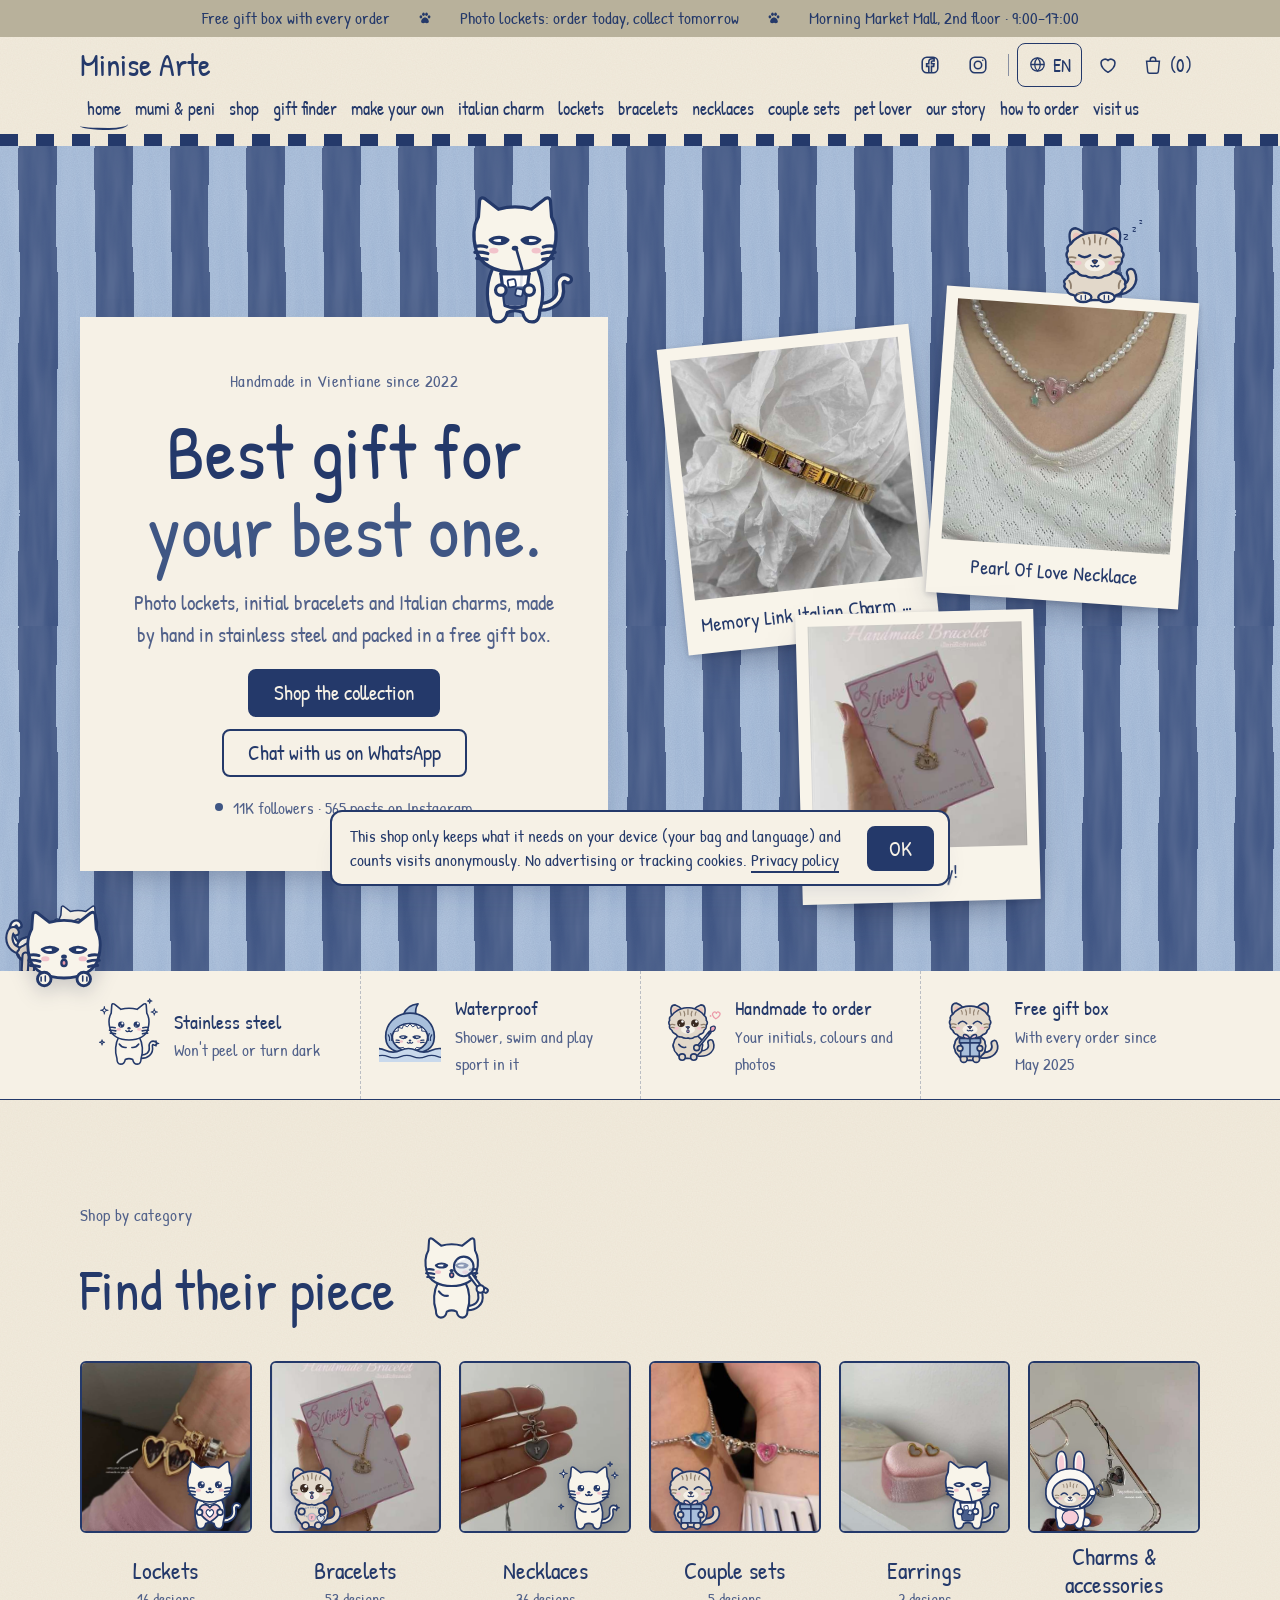
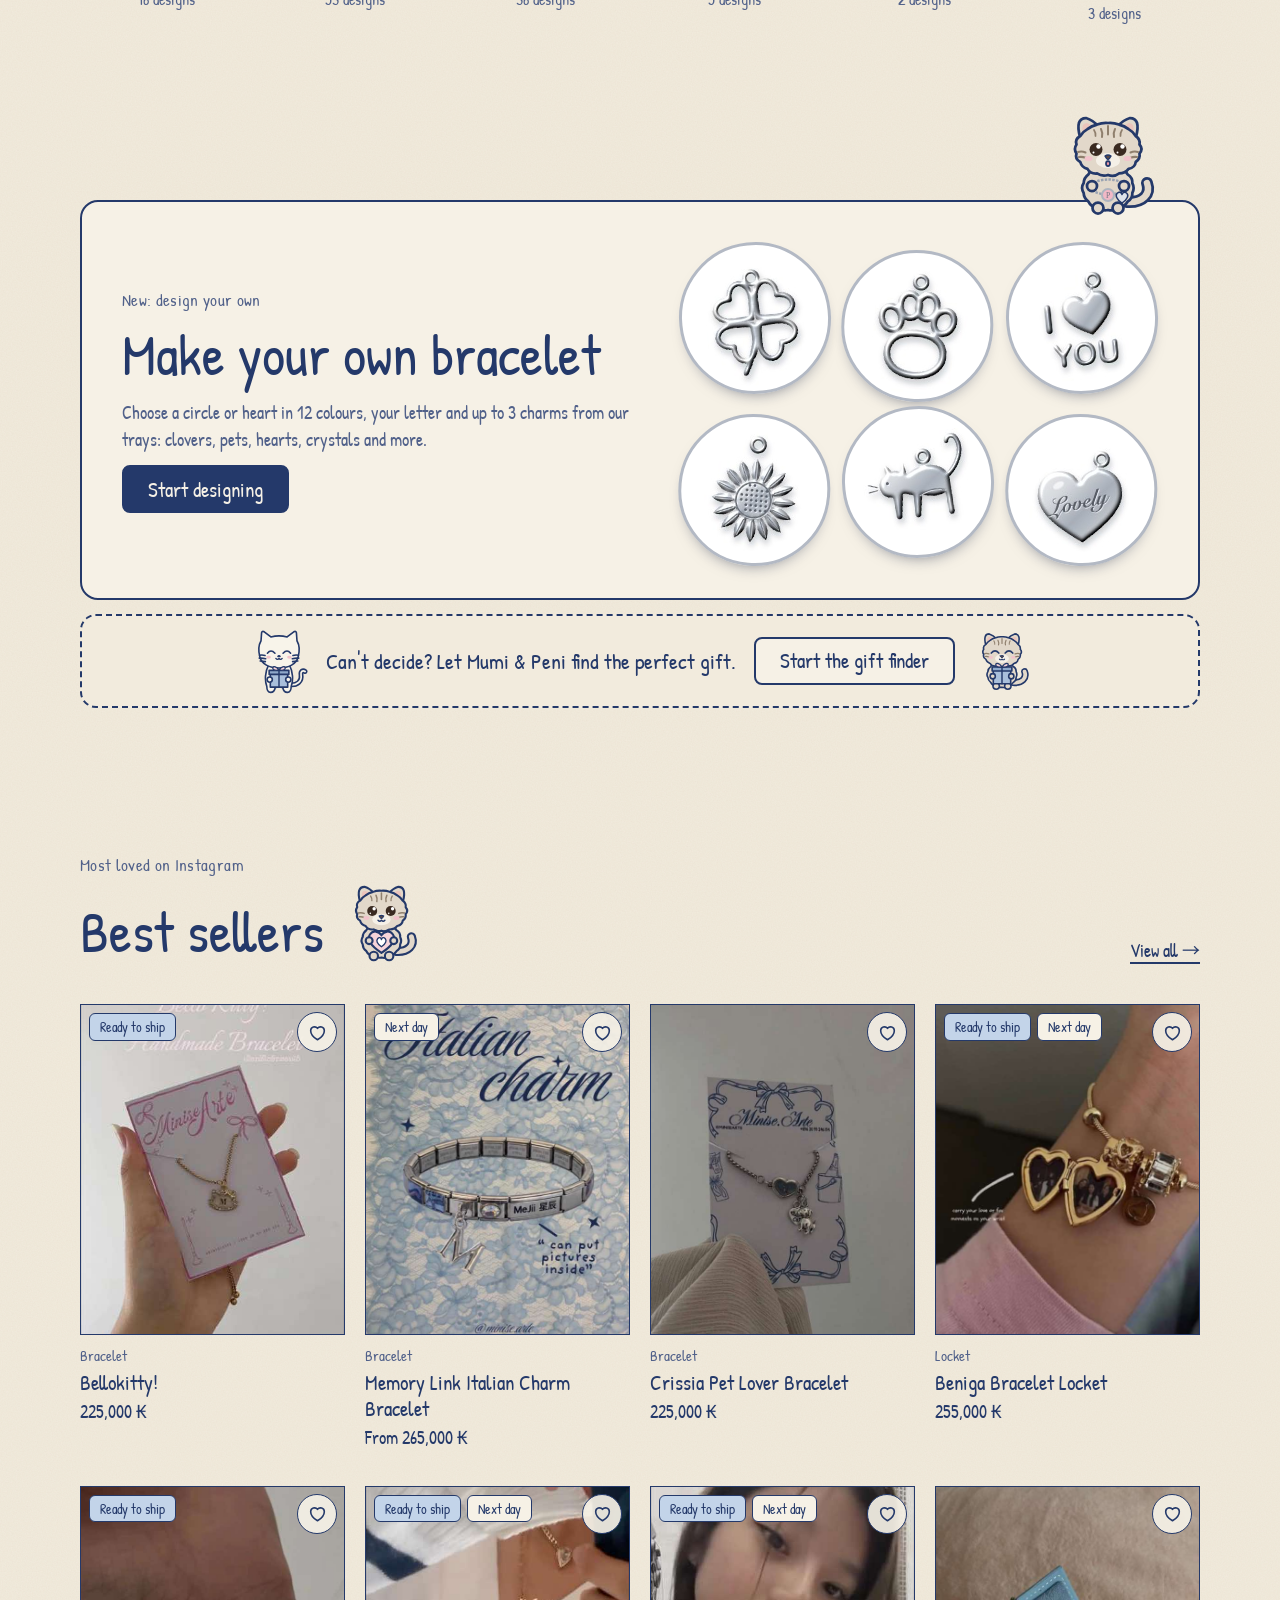
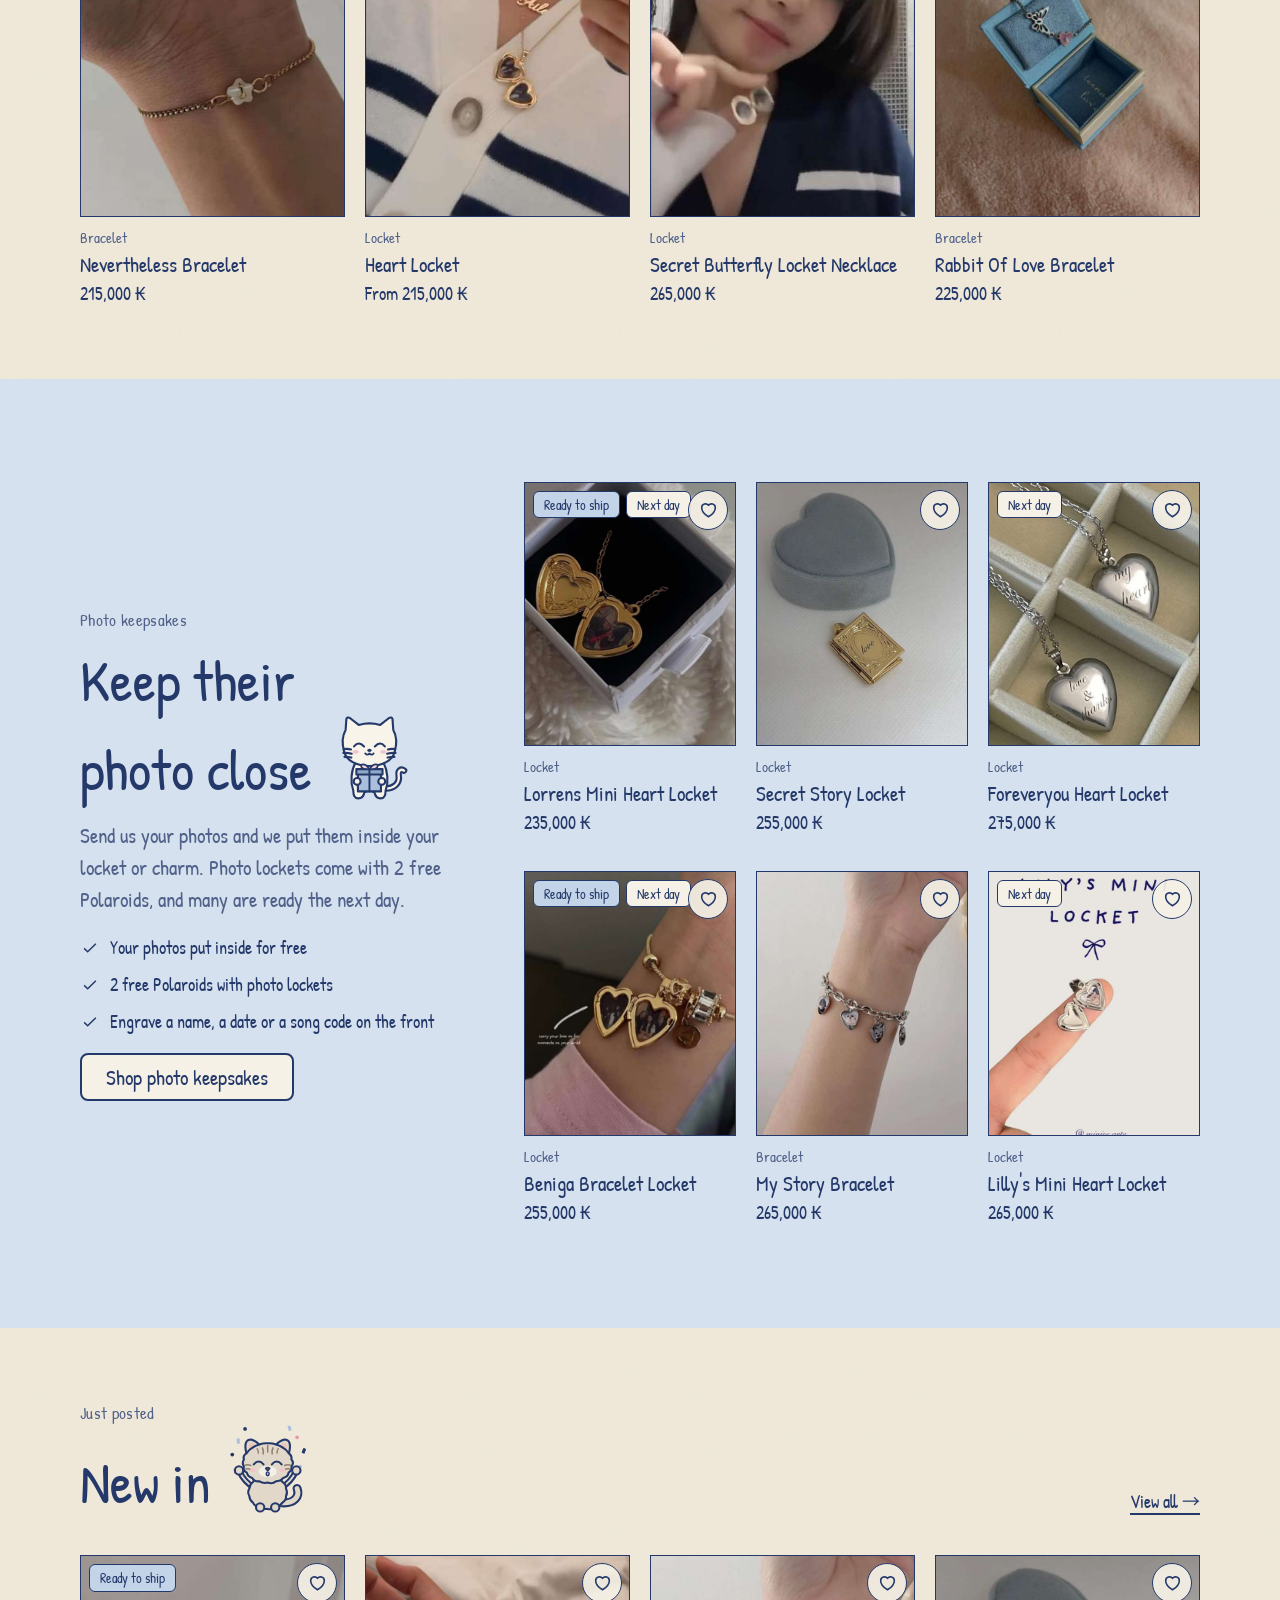
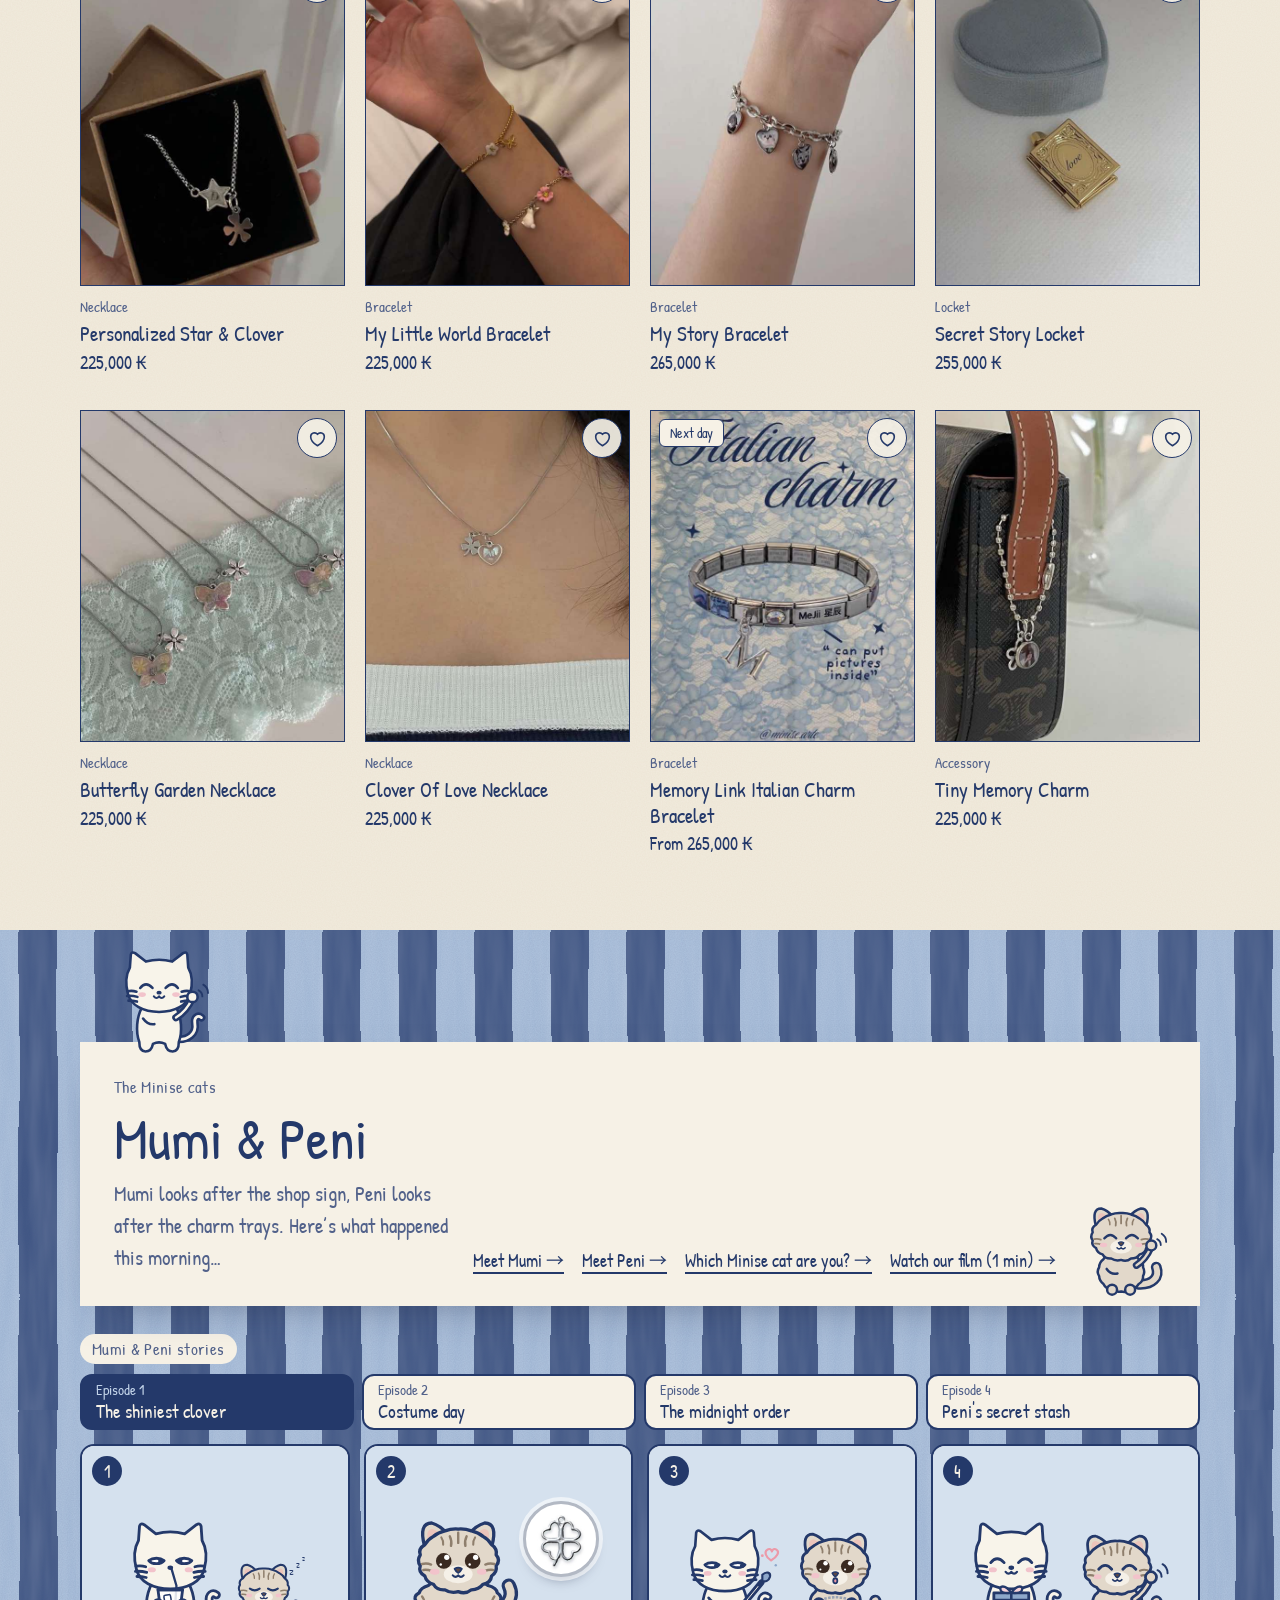
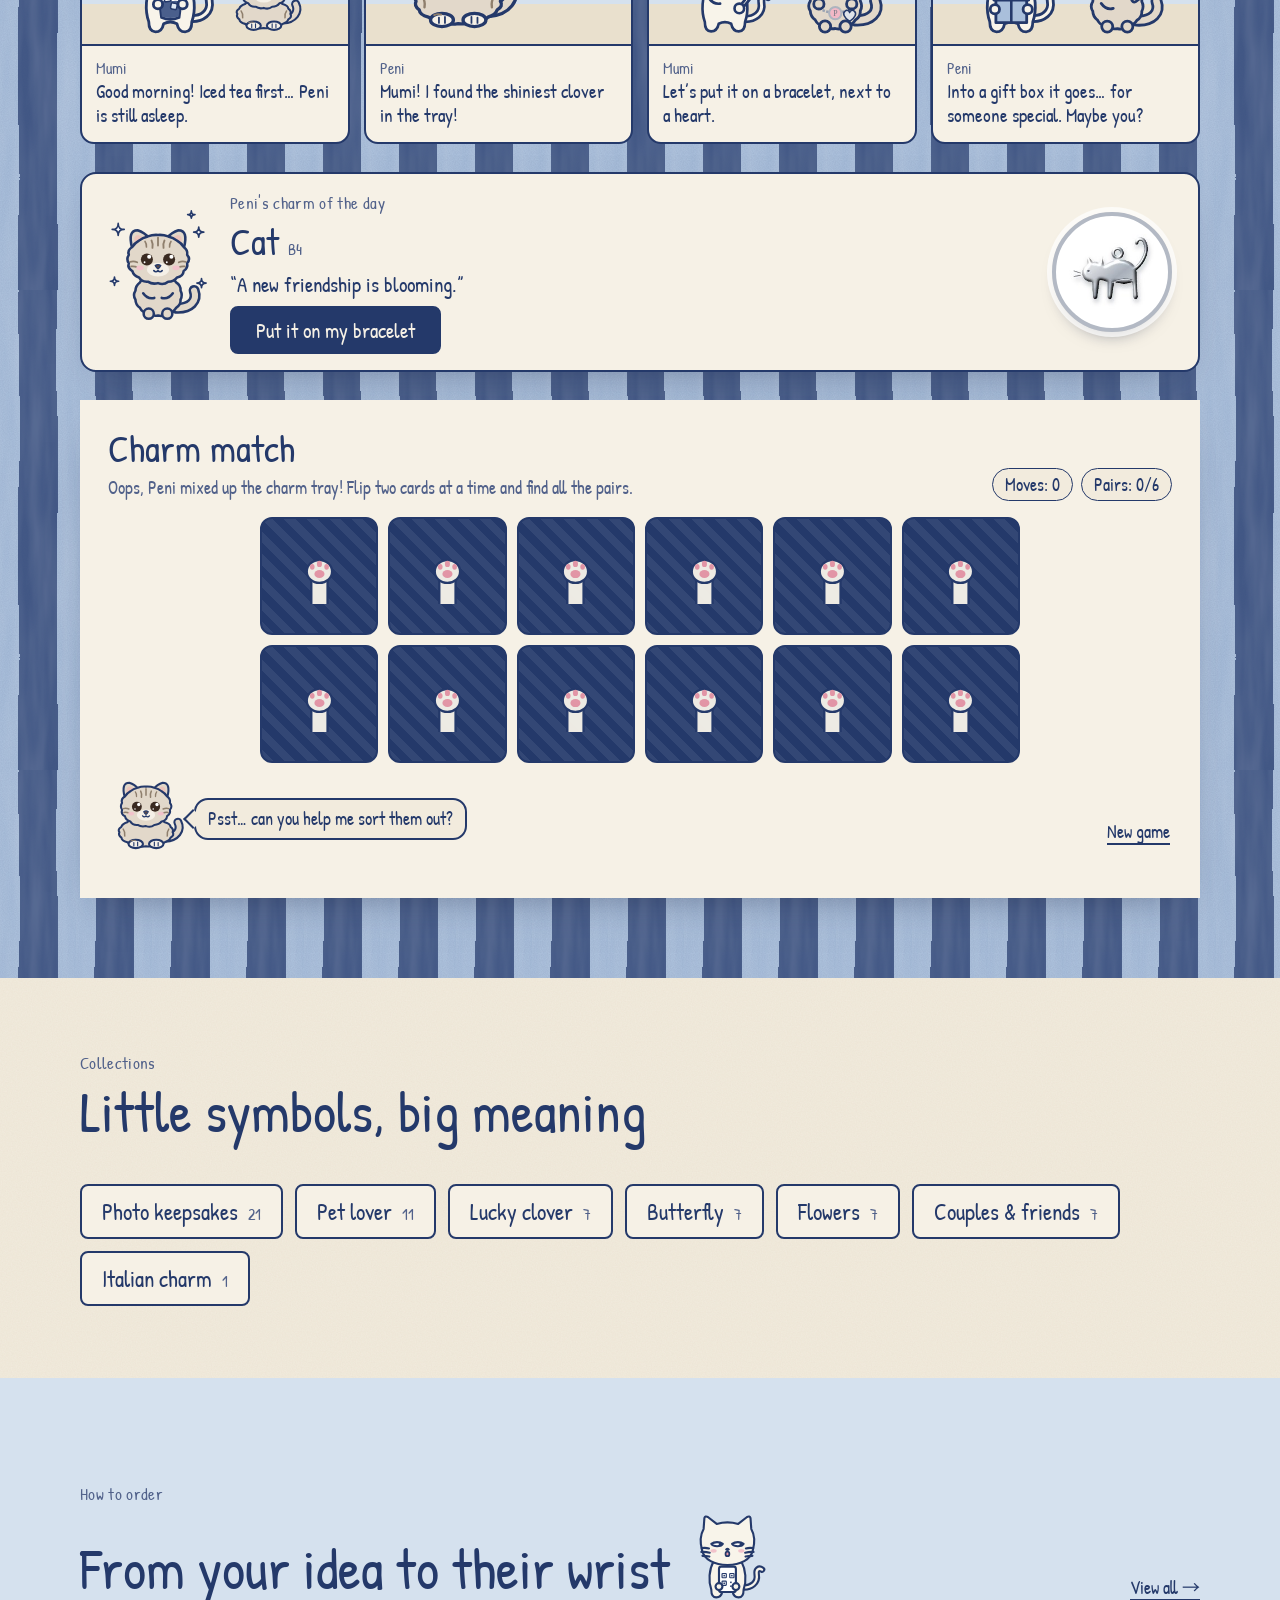
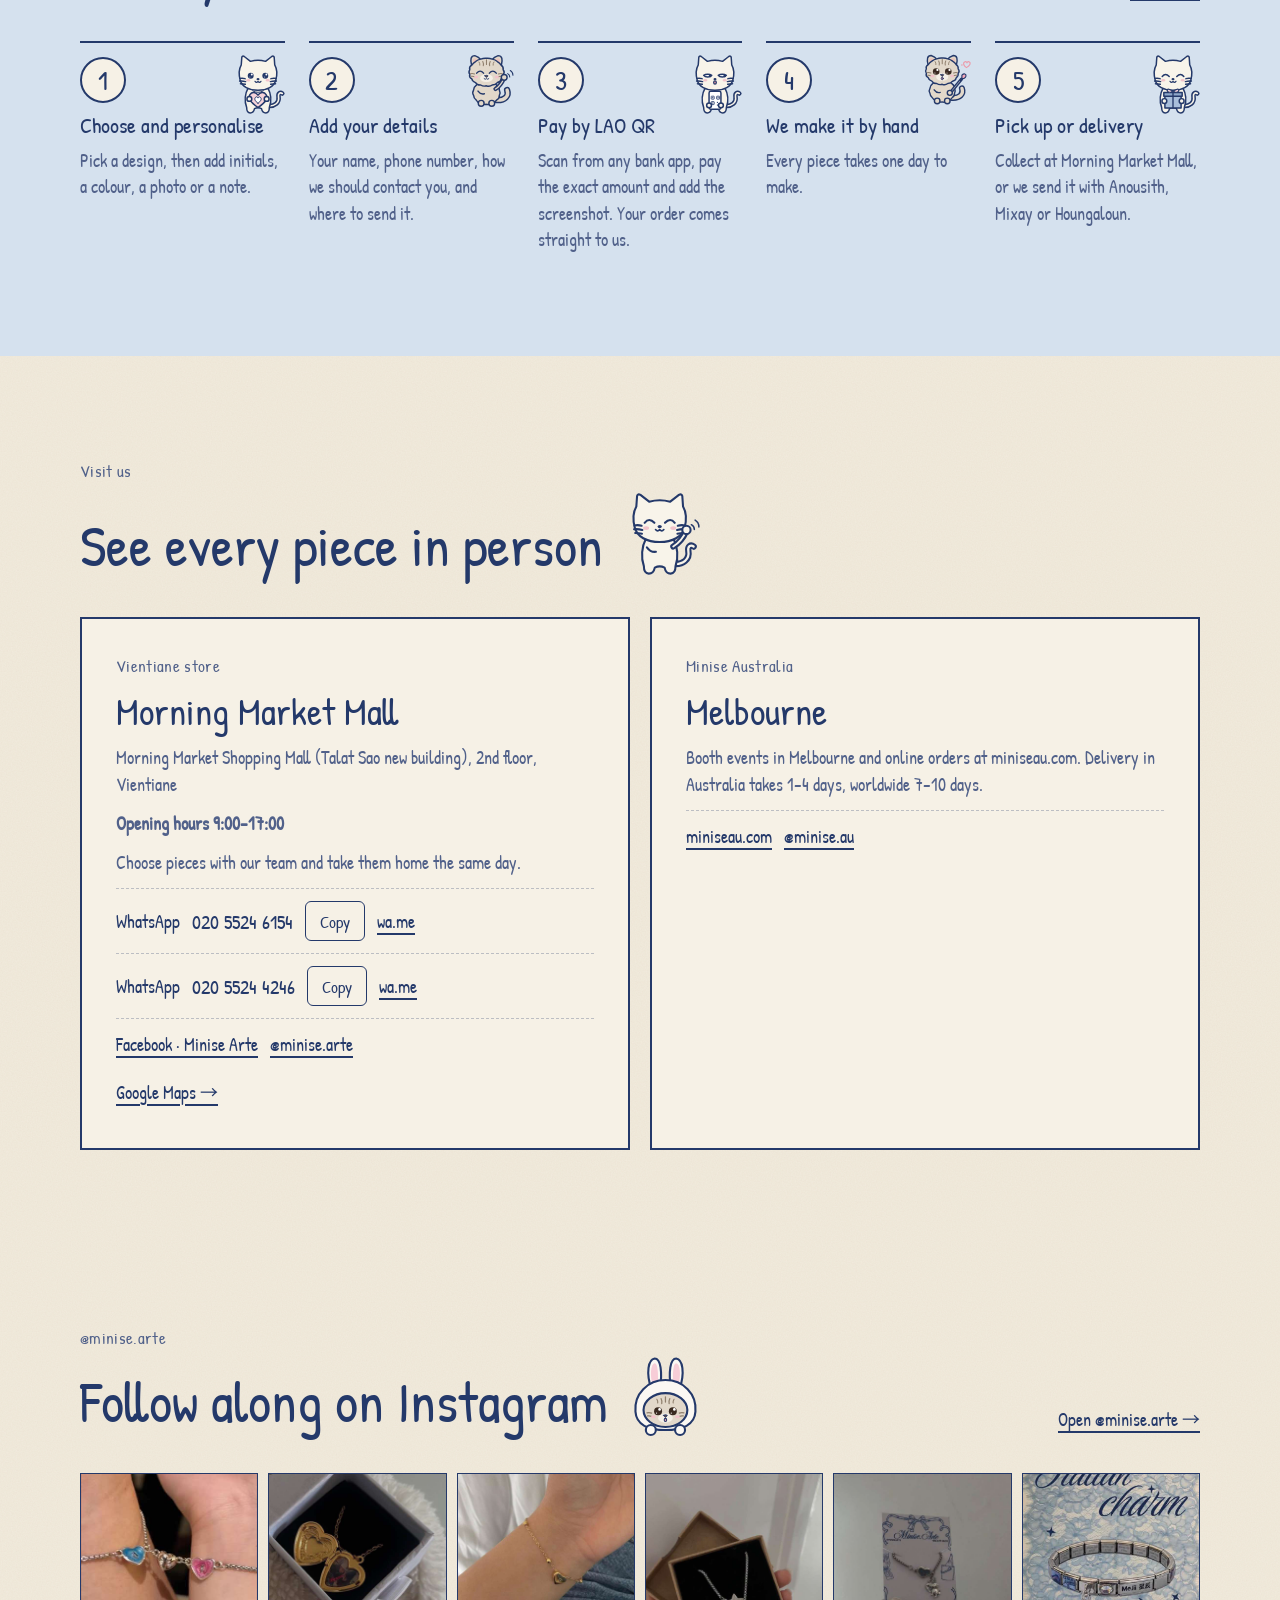
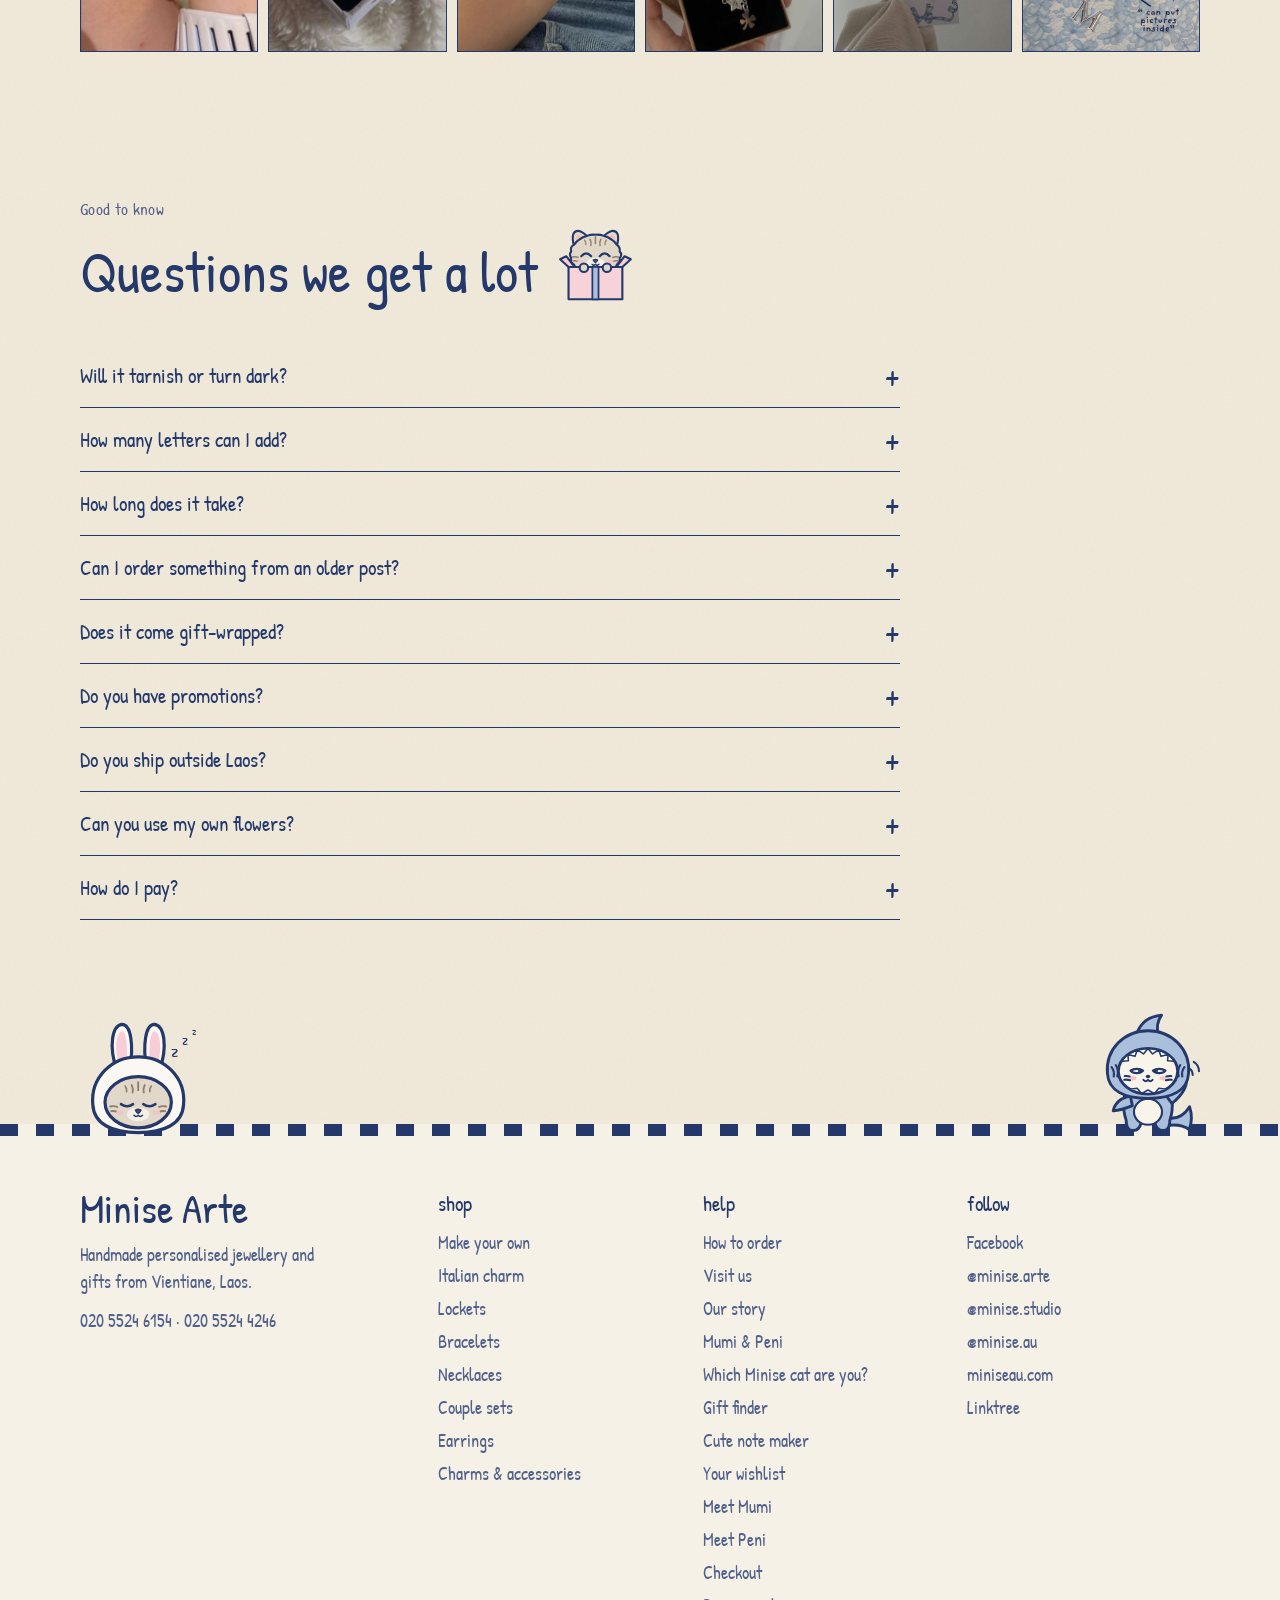
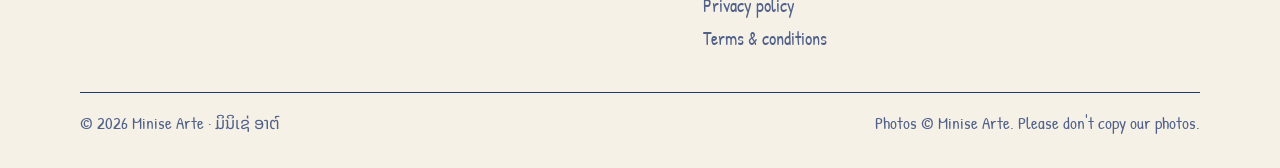
<file: index.html>
<!doctype html>
<html lang="en">
<head>
<meta charset="utf-8">
<meta name="viewport" content="width=device-width,initial-scale=1,viewport-fit=cover">
<title>Minise Arte</title>
<meta name="description" content="Minise Arte (ມິນິເຊ່ ອາຕ໌): handmade personalised lockets, initial bracelets and Italian charms from Vientiane, Laos. Free gift box with every order.">
<link rel="canonical" href="https://minisearte.com/">
<!-- how the shop looks when the link is shared (Facebook, WhatsApp, LINE, X) -->
<meta property="og:type" content="website">
<meta property="og:site_name" content="Minise Arte">
<meta property="og:url" content="https://minisearte.com/">
<meta property="og:title" content="Minise Arte · Handmade personalised jewellery">
<meta property="og:description" content="Best gift for your best one. Photo lockets, initial bracelets and Italian charms, handmade in Vientiane. Free gift box with every order.">
<meta property="og:image" content="https://minisearte.com/images/og-image.png">
<meta property="og:image:width" content="1200">
<meta property="og:image:height" content="630">
<meta property="og:image:alt" content="Minise Arte: handmade personalised jewellery, with the Minise cat">
<meta name="twitter:card" content="summary_large_image">
<meta name="twitter:image" content="https://minisearte.com/images/og-image.png">
<link rel="icon" href="images/favicon.svg" type="image/svg+xml">
<link rel="icon" href="images/favicon-32.png" sizes="32x32" type="image/png">
<link rel="apple-touch-icon" href="images/apple-touch-icon.png">
<link rel="manifest" href="site.webmanifest">
<link rel="preconnect" href="https://fonts.googleapis.com">
<link rel="preconnect" href="https://fonts.gstatic.com" crossorigin>
<link rel="stylesheet" href="https://fonts.googleapis.com/css2?family=Patrick+Hand&family=Noto+Sans+Lao:wght@400;500;600&family=Noto+Sans+SC:wght@400;500&display=swap">
<meta name="theme-color" content="#f2ebdd">
<link rel="stylesheet" href="css/style.css">
<link rel="stylesheet" href="css/cats.css">
</head>
<body>
<a class="skip" href="#main" data-t="skip">Skip to content</a>

<div class="announce"><ul>
  <li data-t="ann1">Free gift box with every order</li>
  <li data-t="ann2">Photo lockets: order today, collect tomorrow</li>
  <li data-t="ann3">Morning Market Mall, 2nd floor · 9:00–17:00</li>
</ul></div>

<header class="site-head">
  <div class="wrap head-row">
    <a class="logo" href="#home" aria-label="Minise Arte home">Minise Arte</a>
    <nav class="main-nav" aria-label="Main">
      <a href="#home" data-t="nav_home" data-nav="home">Home</a>
      <a href="#cats" data-t="nav_cats" data-nav="cats">Mumi &amp; Peni</a>
      <a href="#shop" data-t="nav_shop" data-nav="shop">Shop</a>
      <a href="#gift" data-t="gf_link" data-nav="gift">Gift finder</a>
      <a href="#make" data-t="nav_make" data-nav="make">Make your own</a>
      <a href="#italian" data-t="nav_italian" data-nav="italian">Italian charm</a>
      <a href="#shop-locket" data-t="nav_locket" data-nav="shop-locket">Lockets</a>
      <a href="#shop-bracelet" data-t="nav_bracelet" data-nav="shop-bracelet">Bracelets</a>
      <a href="#shop-necklace" data-t="nav_necklace" data-nav="shop-necklace">Necklaces</a>
      <a href="#shop-set" data-t="nav_set" data-nav="shop-set">Couple sets</a>
      <a href="#c-pet" data-t="nav_pet" data-nav="c-pet">Pet lover</a>
      <a href="#story" data-t="nav_story" data-nav="story">Our story</a>
      <a href="#order" data-t="nav_order" data-nav="order">How to order</a>
      <a href="#visit" data-t="nav_visit" data-nav="visit">Visit us</a>
    </nav>
    <div class="head-actions">
      <a class="icon-btn head-ig" href="https://www.facebook.com/p/MiniseArte-100092305741637/" target="_blank" rel="noopener" aria-label="Facebook Minise Arte">
        <svg class="icon" viewBox="0 0 24 24" fill="none" stroke="currentColor" stroke-width="1.7" aria-hidden="true"><rect x="3.5" y="3.5" width="17" height="17" rx="5"/><path d="M13.6 20.5v-7h2.4l.4-2.8h-2.8V9c0-.8.3-1.4 1.4-1.4h1.5V5.2c-.3 0-1.2-.1-2.2-.1-2.2 0-3.6 1.3-3.6 3.7v1.9H8.3v2.8h2.4v7"/></svg>
      </a>
      <a class="icon-btn head-ig" href="https://www.instagram.com/minise.arte/" target="_blank" rel="noopener" aria-label="Instagram @minise.arte">
        <svg class="icon" viewBox="0 0 24 24" fill="none" stroke="currentColor" stroke-width="1.7" aria-hidden="true"><rect x="3.5" y="3.5" width="17" height="17" rx="5"/><circle cx="12" cy="12" r="4"/><circle cx="17.2" cy="6.8" r="0.9" fill="currentColor" stroke="none"/></svg>
      </a>
      <span class="head-sep" aria-hidden="true"></span>
      <div class="lang-wrap">
        <button class="icon-btn lang-btn" type="button" id="langBtn" data-t-label="menu_lang_label" aria-label="Change language" aria-haspopup="true" aria-expanded="false">
          <svg class="icon" viewBox="0 0 24 24" fill="none" stroke="currentColor" stroke-width="1.6" aria-hidden="true"><circle cx="12" cy="12" r="8.5"/><path d="M3.5 12h17M12 3.5c2.5 2.6 3.6 5.4 3.6 8.5s-1.1 5.9-3.6 8.5M12 3.5C9.5 6.1 8.4 8.9 8.4 12s1.1 5.9 3.6 8.5"/></svg>
          <span data-t="menu_lang">EN</span>
        </button>
        <div class="lang-menu" id="langMenu" role="menu" hidden>
          <button type="button" role="menuitemradio" data-lang="en" lang="en">English</button>
          <button type="button" role="menuitemradio" data-lang="lo" lang="lo">ພາສາລາວ</button>
          <button type="button" role="menuitemradio" data-lang="zh" lang="zh-CN">中文</button>
        </div>
      </div>
      <a class="icon-btn wish-head" href="#wish" data-t-label="wish_open" aria-label="Your wishlist">
        <svg class="icon" viewBox="0 0 24 24" fill="none" stroke="currentColor" stroke-width="1.7" stroke-linejoin="round" aria-hidden="true"><path d="M12 20s-7.6-4.6-7.6-10.2A4.3 4.3 0 0 1 12 7.2a4.3 4.3 0 0 1 7.6 2.6C19.6 15.4 12 20 12 20Z"/></svg>
        <span class="wish-count" id="wishCount" hidden>0</span>
      </a>
      <button class="icon-btn" type="button" id="bagBtn" data-t-label="open_bag" aria-label="Open your bag">
        <svg class="icon" viewBox="0 0 24 24" fill="none" stroke="currentColor" stroke-width="1.6" aria-hidden="true"><path d="M5 8h14l-1.2 11.2a2 2 0 0 1-2 1.8H8.2a2 2 0 0 1-2-1.8L5 8Z"/><path d="M9 8V6.5a3 3 0 0 1 6 0V8"/></svg>
        <span class="bag-count" id="bagCount">0</span>
        <span class="bag-pop" id="bagPop" aria-hidden="true"></span>
      </button>
    </div>
  </div>
</header>

<main id="main" tabindex="-1"></main>

<footer class="site-foot" id="foot"></footer>

<div class="scrim" id="scrim" hidden></div>
<aside class="drawer" id="drawer" role="dialog" aria-modal="true" aria-labelledby="drawerTitle" hidden></aside>
<div class="toast" id="toast" role="status" aria-live="polite" hidden></div>

<script src="js/i18n.js"></script>
<script src="js/products.js"></script>
<script src="js/settings.js"></script>
<script src="js/cats.js"></script>
<script src="js/charms.js"></script>
<script src="js/notecard.js"></script>
<script src="js/app.js"></script>
</body>
</html>
</file>
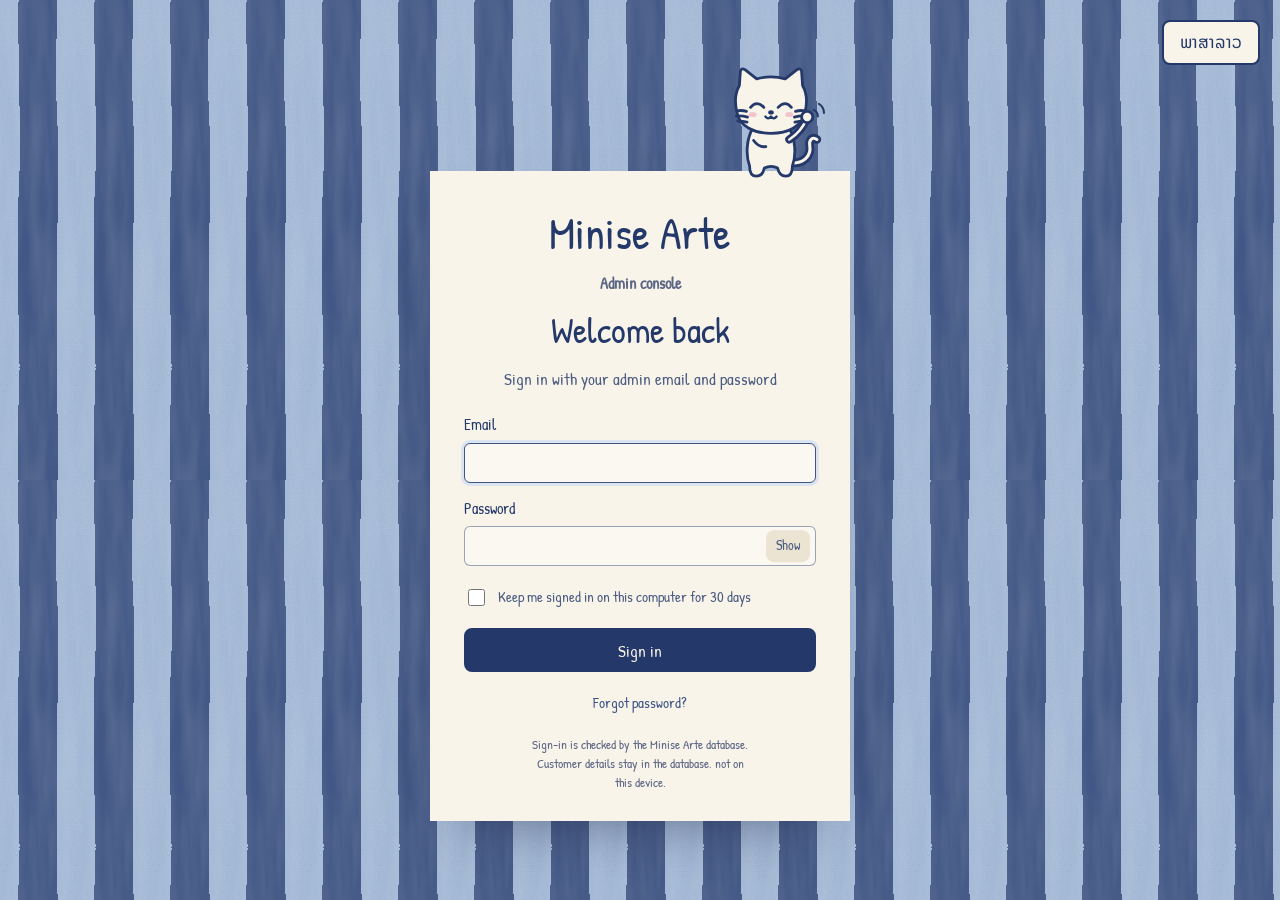
<file: admin.html>
<!doctype html>
<html lang="en">
<head>
<meta charset="utf-8">
<meta name="viewport" content="width=device-width,initial-scale=1,viewport-fit=cover">
<meta name="robots" content="noindex, nofollow">
<title>Minise Admin</title>
<link rel="icon" href="images/favicon.svg" type="image/svg+xml">
<link rel="icon" href="images/favicon-32.png" sizes="32x32" type="image/png">
<link rel="apple-touch-icon" href="images/apple-touch-icon.png">
<link rel="preconnect" href="https://fonts.googleapis.com">
<link rel="preconnect" href="https://fonts.gstatic.com" crossorigin>
<link rel="stylesheet" href="https://fonts.googleapis.com/css2?family=Patrick+Hand&family=Noto+Sans+Lao:wght@400;500;600&family=Noto+Sans+SC:wght@400;500&display=swap">
<link rel="stylesheet" href="css/admin.css">
<link rel="stylesheet" href="css/cats.css">
</head>
<body class="locked">

<!-- sign in -->
<section class="login" id="login" aria-labelledby="loginTitle">
  <button type="button" class="login-lang" id="lgLang">ພາສາລາວ</button>
  <div class="login-card">
    <span class="login-kitty" id="lgKitty"></span>
    <span class="login-word">Minise Arte</span>
    <p class="login-kicker"><span id="lgKicker">Admin console</span></p>
    <h1 id="loginTitle">Welcome back</h1>
    <p class="login-sub" id="loginSub">Sign in to manage Minise Arte</p>
    <form id="loginForm" novalidate>
      <div class="field" id="lgEmailWrap" hidden>
        <label for="lgEmail" id="lgEmailLabel">Email</label>
        <input type="email" id="lgEmail" autocomplete="username" inputmode="email" autocapitalize="off" spellcheck="false">
      </div>
      <div class="field" id="lgPassWrap">
        <label for="lgPass" id="lgPassLabel">Password</label>
        <div class="pw"><input type="password" id="lgPass" autocomplete="current-password"><button type="button" id="lgShow" class="pw-btn">Show</button></div>
      </div>
      <div class="field" id="lgConfirmWrap" hidden>
        <label for="lgConfirm" id="lgConfirmLabel">Type it again</label>
        <input type="password" id="lgConfirm" autocomplete="new-password">
      </div>
      <div class="field" id="lgCodeWrap" hidden>
        <label for="lgCode" id="lgCodeLabel">6-digit code</label>
        <input type="text" id="lgCode" class="code-input" inputmode="numeric" autocomplete="one-time-code" maxlength="6" pattern="[0-9]*">
      </div>
      <label class="check" id="lgRememberWrap"><input type="checkbox" id="lgRemember"> <span id="lgRememberLabel">Keep me signed in on this computer for 30 days</span></label>
      <p class="alert warn" id="lgErr" role="alert" hidden></p>
      <button class="btn wide" type="submit" id="lgBtn">Sign in</button>
      <button class="linkbtn" type="button" id="lgForgot">Forgot password?</button>
      <button class="linkbtn" type="button" id="lgBack" hidden>Use another account</button>
      <div class="reset-box" id="lgReset" hidden>
        <p id="lgResetText"></p>
        <input type="text" id="lgResetInput" autocomplete="off" aria-labelledby="lgResetText">
        <button class="btn ghost wide" type="button" id="lgResetBtn">Reset password</button>
      </div>
    </form>
    <p class="login-note" id="loginNote"></p>
  </div>
</section>

<div class="shell">
  <aside class="side">
    <a class="brand" href="admin.html#dashboard">
      <span class="brand-stripes"><span class="brand-tag"><span class="brand-kitty" id="brandKitty"></span><b>Minise Arte</b><small data-a="brand_sub">Admin console</small></span></span>
    </a>
    <nav class="side-nav" id="sideNav" aria-label="Admin"></nav>
    <div class="side-foot">
      <p class="side-status" id="folderStatus"></p>
      <button type="button" class="side-item" id="connectBtn"><span class="ic" data-icon="folder"></span><span id="connectLabel">Connect folder</span></button>
      <a class="side-item" href="index.html" target="_blank" rel="noopener"><span class="ic" data-icon="external"></span><span data-a="view_shop">View shop</span></a>
      <button type="button" class="side-item" id="adLang"><span class="ic" data-icon="globe"></span><span id="adLangLabel">ພາສາລາວ</span></button>
      <button type="button" class="side-item" id="logoutBtn"><span class="ic" data-icon="logout"></span><span data-a="logout">Log out</span></button>
    </div>
  </aside>

  <div class="content">
    <header class="top">
      <div class="top-l">
        <h1 id="pageTitle">Dashboard</h1>
        <p class="top-sub" id="pageSub"></p>
      </div>
      <div class="top-r">
        <div class="gsearch" role="search">
          <span class="ic" data-icon="search"></span>
          <input type="search" id="gq" autocomplete="off" aria-label="Search">
          <kbd>/</kbd>
          <div class="gres" id="gres" hidden></div>
        </div>
        <button class="btn" type="button" id="saveBtn">Save</button>
      </div>
    </header>
    <main class="main" id="adMain"></main>
  </div>
</div>

<div class="scrim" id="scrim" hidden></div>
<aside class="drawer" id="drawer" role="dialog" aria-modal="true" aria-label="Order" hidden></aside>
<dialog class="ad-dialog" id="dlg"></dialog>
<div class="toast" id="toast" role="status" aria-live="polite" hidden></div>
<div id="printArea" aria-hidden="true"></div>

<script src="js/i18n.js"></script>
<script src="js/products.js"></script>
<script src="js/settings.js"></script>
<script src="js/cats.js"></script>
<script src="js/charms.js"></script>
<script src="js/notecard.js"></script>
<script src="js/vendor/supabase.js"></script>
<script src="js/admin.js"></script>
</body>
</html>
</file>
<file: css/style.css>
/* Minise Arte storefront.
   Look: a hand-lettered paper shop. Cream paper, navy ink, painted navy and powder-blue stripes,
   a checker edge under the header. Everything is written in Patrick Hand (Lao in Noto Sans Lao, Chinese in Noto Sans SC).
   One deliberate light look, so it reads the same on every phone. */
:root {
  --paper: #f2ebdd;
  --paper-2: #e9e0cd;
  --card: #f6f1e6;
  --band: #d5e1ee;
  --ink: #24396a;
  --ink-2: #51618a;
  --line: rgba(36, 57, 106, 0.28);
  --sky: #c3d4e9;
  --stripe-dark: #3f5684;
  --stripe-light: #a9bfdb;
  --khaki: #b8b19b;
  --accent: #3f5684;
  --blush: #f3d8cf;
  --blush-ink: #9a3a2e;
  --btn: #24396a;
  --on-btn: #f6f1e6;
  --polaroid: #f8f4ea;
  --pol-ink: #24396a;
  --shadow: rgba(36, 57, 106, 0.2);
  --focus: #3f5684;
  --stripes: url("data:image/svg+xml,%3Csvg xmlns='http://www.w3.org/2000/svg' width='76' height='480' viewBox='0 0 76 480'%3E %3Cfilter id='w' x='-30%25' y='-10%25' width='160%25' height='120%25'%3E%3CfeTurbulence type='fractalNoise' baseFrequency='0.03 0.008' numOctaves='2' seed='7' stitchTiles='stitch' result='n'/%3E%3CfeDisplacementMap in='SourceGraphic' in2='n' scale='6' xChannelSelector='R' yChannelSelector='B'/%3E%3C/filter%3E %3Cfilter id='p'%3E%3CfeTurbulence type='fractalNoise' baseFrequency='0.07 0.009' numOctaves='3' seed='2' stitchTiles='stitch'/%3E%3CfeColorMatrix values='0 0 0 0 1 0 0 0 0 1 0 0 0 0 1 0 0 0 0.2 -0.05'/%3E%3C/filter%3E %3Cfilter id='g'%3E%3CfeTurbulence type='fractalNoise' baseFrequency='0.85' numOctaves='2' seed='5' stitchTiles='stitch'/%3E%3CfeColorMatrix values='0 0 0 0 0.1 0 0 0 0 0.14 0 0 0 0 0.28 0 0 0 0.16 0'/%3E%3C/filter%3E %3Crect width='76' height='480' fill='%23a9bfdb'/%3E %3Cg filter='url(%23w)'%3E%3Crect x='-30' y='-40' width='136' height='560' fill='%23a9bfdb'/%3E%3Crect x='19' y='-40' width='38' height='560' fill='%233f5684'/%3E%3C/g%3E %3Crect width='76' height='480' filter='url(%23p)'/%3E %3Crect width='76' height='480' filter='url(%23g)'/%3E %3C/svg%3E");
  --grain: url("data:image/svg+xml,%3Csvg xmlns='http://www.w3.org/2000/svg' width='220' height='220'%3E%3Cfilter id='n'%3E%3CfeTurbulence type='fractalNoise' baseFrequency='0.8' numOctaves='3' seed='9' stitchTiles='stitch'/%3E%3CfeColorMatrix values='0 0 0 0 0.3 0 0 0 0 0.25 0 0 0 0 0.15 0 0 0 0.07 0'/%3E%3C/filter%3E%3Crect width='220' height='220' filter='url(%23n)'/%3E%3C/svg%3E");
  --arrow: url("data:image/svg+xml,%3Csvg xmlns='http://www.w3.org/2000/svg' width='14' height='10' viewBox='0 0 14 10'%3E%3Cpath d='M1.5 2.2c1.8 1.6 3.6 3.4 5.4 5.4 1.9-2 3.7-3.8 5.6-5.6' fill='none' stroke='%2324396a' stroke-width='1.8' stroke-linecap='round' stroke-linejoin='round'/%3E%3C/svg%3E");
  --checker: repeating-linear-gradient(90deg, var(--ink) 0 18px, transparent 18px 36px);

  --f-display: "Patrick Hand", "Noto Sans Lao", "Noto Sans SC", "PingFang SC", "Microsoft YaHei", "Comic Sans MS", system-ui, sans-serif;
  --f-body: "Patrick Hand", "Noto Sans Lao", "Noto Sans SC", "PingFang SC", "Microsoft YaHei", "Comic Sans MS", system-ui, sans-serif;
  --f-lao-display: var(--f-display);
  --f-lao-body: var(--f-body);

  --step--1: 0.8125rem;
  --step-0: 1rem;
  --step-1: 1.1875rem;
  --step-2: clamp(1.6rem, 1.3rem + 1.2vw, 2.1rem);
  --step-3: clamp(2.1rem, 1.6rem + 2.2vw, 3.2rem);
  --step-4: clamp(2.6rem, 1.7rem + 3.6vw, 4.4rem);
  --gutter: clamp(16px, 4vw, 40px);
  --maxw: 1200px;
  color-scheme: light;
}

*, *::before, *::after { box-sizing: border-box; }
/* Patrick Hand runs small, so the whole store is set a size up */
html { -webkit-text-size-adjust: 100%; scroll-padding-top: 130px; font-size: 112.5%; }
body {
  margin: 0;
  background: var(--paper) var(--grain);
  color: var(--ink);
  font: 400 var(--step-0)/1.5 var(--f-body);
  overflow-x: hidden;
}
html[lang="lo"] body { line-height: 1.7; }
img { max-width: 100%; display: block; }
a { color: inherit; }
button, input, select, textarea { font: inherit; color: inherit; }
button { cursor: pointer; }
:focus-visible { outline: 2px solid var(--focus); outline-offset: 3px; }
[hidden] { display: none !important; }

h1, h2, h3 { font-family: var(--f-display); font-weight: 400; line-height: 1.1; margin: 0; text-wrap: balance; letter-spacing: 0; }
html[lang="lo"] h1, html[lang="lo"] h2, html[lang="lo"] h3 { line-height: 1.4; }
p { margin: 0; }
.wrap { max-width: var(--maxw); margin-inline: auto; padding-inline: max(var(--gutter), env(safe-area-inset-left, 0px)) max(var(--gutter), env(safe-area-inset-right, 0px)); }
.eyebrow { font-size: 0.95rem; letter-spacing: 0.02em; color: var(--ink-2); }
.lead { font-size: var(--step-1); color: var(--ink-2); max-width: 36em; }
.skip { position: absolute; left: -999px; top: 8px; background: var(--btn); color: var(--on-btn); padding: 8px 14px; z-index: 50; border-radius: 8px; }
.skip:focus { left: 12px; }
.tn { font-variant-numeric: tabular-nums; }

/* stripes: the painted awning from the template */
.stripes { background: var(--stripe-light) var(--stripes) 0 0 / 76px 480px repeat; }
@media (max-width: 640px) { .stripes { background-size: 58px 366px; } }
.checker { height: 12px; background: var(--checker); }

/* buttons: an outlined, hand-lettered tag */
.btn {
  display: inline-flex; align-items: center; justify-content: center; gap: 10px;
  min-height: 48px; padding: 8px 24px; border-radius: 8px;
  background: var(--card); color: var(--ink); border: 2px solid var(--ink);
  font-size: 1.15rem; line-height: 1.2; text-decoration: none; text-align: center;
  transition: transform 0.15s ease, background 0.2s ease, color 0.2s ease;
}
.btn:hover { background: var(--sky); transform: translateY(-1px); }
.btn.ghost { background: transparent; }
.btn.ghost:hover { background: var(--card); }
.btn.soft { background: var(--sky); }
.btn.big, .btn.solid { background: var(--ink); color: var(--on-btn); }
.btn.big:hover, .btn.solid:hover { background: var(--stripe-dark); }
.btn.wide { width: 100%; }
.btn[disabled] { opacity: 0.45; cursor: not-allowed; transform: none; }
.link { color: var(--ink); text-decoration: underline; text-decoration-thickness: 1.5px; text-underline-offset: 5px; }
.link:hover { color: var(--accent); }
.icon { width: 22px; height: 22px; flex: none; }

/* announcement: the khaki strip along the top */
.announce { background: var(--khaki); color: var(--ink); font-size: 0.92rem; }
.announce ul { list-style: none; margin: 0 auto; padding: 6px var(--gutter); display: flex; flex-wrap: wrap; justify-content: center; gap: 4px 28px; max-width: var(--maxw); }
.announce li { display: flex; align-items: center; gap: 8px; }
.announce li + li::before { content: ""; width: 14px; height: 14px; margin-right: 20px; background: url("data:image/svg+xml,%3Csvg xmlns='http://www.w3.org/2000/svg' viewBox='0 0 24 24' fill='%2324396a'%3E%3Cellipse cx='5' cy='10' rx='2.3' ry='2.9'/%3E%3Cellipse cx='9.4' cy='5.6' rx='2.3' ry='3'/%3E%3Cellipse cx='14.6' cy='5.6' rx='2.3' ry='3'/%3E%3Cellipse cx='19' cy='10' rx='2.3' ry='2.9'/%3E%3Cpath d='M12 11.2c-3.8 0-6.6 4.2-6.6 7 0 1.9 1.5 2.9 3.3 2.9 1.4 0 2.2-.8 3.3-.8s1.9.8 3.3.8c1.8 0 3.3-1 3.3-2.9 0-2.8-2.8-7-6.6-7z'/%3E%3C/svg%3E") center / contain no-repeat; }
@media (max-width: 720px) { .announce li:not(:first-child) { display: none; } }

/* header */
.site-head {
  position: sticky; top: env(safe-area-inset-top, 0px); z-index: 20;
  background: var(--paper) var(--grain);
}
.site-head::after { content: ""; display: block; height: 12px; background: var(--checker); }
.head-row { display: grid; grid-template-columns: auto 1fr auto; align-items: center; gap: 20px; min-height: 74px; }
.logo { display: flex; align-items: center; min-height: 44px; text-decoration: none; font-family: var(--f-display); font-size: 2.05rem; line-height: 1; white-space: nowrap; color: var(--ink); }
.main-nav { display: flex; gap: 0; justify-content: center; overflow-x: auto; scrollbar-width: none; }
.main-nav::-webkit-scrollbar { display: none; }
.main-nav a {
  white-space: nowrap; text-decoration: none; font-size: 1.05rem; color: var(--ink);
  padding: 8px 10px; transition: color 0.15s;
}
html[lang="en"] .main-nav a { text-transform: lowercase; }
.main-nav a:hover { color: var(--accent); }
.head-actions { display: flex; align-items: center; gap: 4px; }
.icon-btn {
  display: inline-flex; align-items: center; justify-content: center; gap: 6px;
  min-width: 44px; min-height: 44px; padding: 0 8px; border-radius: 8px;
  background: transparent; border: 0; color: var(--ink); text-decoration: none; font-size: 1.05rem;
}
.icon-btn:hover { background: var(--card); }
.head-sep { width: 1.5px; height: 22px; background: var(--ink); opacity: 0.5; margin-inline: 4px; }
.bag-count { font-size: 1.05rem; font-variant-numeric: tabular-nums; display: inline-block; }
.bag-count::before { content: "("; }
.bag-count::after { content: ")"; }
.lang-btn { border: 1.5px solid var(--ink); gap: 6px; padding: 0 10px; }
.lang-btn .icon { width: 19px; height: 19px; }
/* language menu: English, ລາວ, 中文 */
.lang-wrap { position: relative; }
.lang-menu { position: absolute; right: 0; top: calc(100% + 8px); z-index: 25; min-width: 150px; display: grid; padding: 6px; background: var(--card); border: 2px solid var(--ink); border-radius: 8px; box-shadow: 0 16px 30px -18px var(--shadow); }
.lang-menu button { display: flex; align-items: center; justify-content: space-between; gap: 10px; min-height: 42px; padding: 4px 12px; border: 0; border-radius: 6px; background: transparent; color: var(--ink); font-size: 1.05rem; text-align: left; }
.lang-menu button:hover { background: var(--sky); }
.lang-menu button[aria-checked="true"]::after { content: "✓"; }
.lang-menu:not([hidden]) { animation: kittyPop 0.3s cubic-bezier(.3, 1.4, .5, 1) both; transform-origin: 90% 0; }
/* Chinese reads better with a little more room */
html[lang="zh-CN"] body { line-height: 1.7; }
html[lang="zh-CN"] h1, html[lang="zh-CN"] h2, html[lang="zh-CN"] h3 { line-height: 1.3; letter-spacing: 0.02em; }
html[lang="zh-CN"] .hero h1 { font-size: clamp(2.1rem, 1.4rem + 3vw, 3.4rem); }
@media (max-width: 1320px) { .main-nav a { padding-inline: 7px; font-size: 1rem; } }
/* the menu on its own row: a little tighter so all of it fits on a computer screen */
.site-head.stack .main-nav a { padding-inline: 7px; font-size: 1rem; }
/* the menu moves to its own row whenever it doesn't fit beside the logo (any screen, any language);
   js/app.js sets .stack after measuring */
.site-head.stack .head-row { grid-template-columns: auto 1fr; grid-template-areas: "logo actions" "nav nav"; gap: 0 12px; padding-top: 6px; }
.site-head.stack .logo { grid-area: logo; font-size: 1.75rem; }
.site-head.stack .head-actions { grid-area: actions; justify-self: end; }
.site-head.stack .main-nav { grid-area: nav; justify-content: flex-start; margin-inline: calc(var(--gutter) * -1); padding: 0 var(--gutter) 4px; }
@media (max-width: 470px) { .head-ig, .head-sep { display: none; } }

/* sections */
main { display: block; }
.section { padding-block: clamp(56px, 8vw, 104px); }
.section.tight { padding-block: clamp(40px, 6vw, 72px); }
.section-head { display: flex; flex-wrap: wrap; align-items: end; justify-content: space-between; gap: 12px 24px; margin-bottom: clamp(24px, 4vw, 40px); }
.section-head > div { display: grid; gap: 6px; min-width: 0; }
.section-head h2 { font-size: var(--step-3); }
.band { background: var(--band); }

/* hero: a cream card on the painted stripes, polaroids beside it */
.hero { padding-block: clamp(36px, 6vw, 80px); }
.hero { background: var(--stripe-light) var(--stripes) 0 0 / 76px 480px repeat; }
.hero-grid { display: grid; grid-template-columns: minmax(0, 1fr) minmax(0, 1fr); gap: clamp(28px, 5vw, 64px); align-items: center; }
.hero-copy { display: grid; gap: 18px; justify-items: center; text-align: center; background: var(--card); padding: clamp(28px, 4vw, 52px) clamp(22px, 4vw, 48px); box-shadow: 0 18px 40px -24px rgba(20, 30, 60, 0.5); }
.hero h1 { font-size: var(--step-4); line-height: 1.02; }
.hero h1 em { font-style: normal; color: var(--accent); display: block; }
html[lang="lo"] .hero h1 { font-size: clamp(2.1rem, 1.4rem + 3vw, 3.5rem); }
.hero .lead { margin-inline: auto; }
.hero-actions { display: flex; flex-wrap: wrap; justify-content: center; gap: 12px; }
.proof { display: flex; align-items: center; gap: 10px; font-size: 0.95rem; color: var(--ink-2); }
.proof .dot { width: 8px; height: 8px; border-radius: 50%; background: var(--accent); flex: none; }
.story-hero .hero-actions { justify-content: flex-start; }

.pol-stack { position: relative; height: clamp(400px, 52vw, 600px); }
.pol {
  position: absolute; background: var(--polaroid); padding: 12px 12px 0; width: 48%;
  box-shadow: 0 18px 40px -18px rgba(20, 30, 60, 0.55), 0 2px 6px rgba(20, 30, 60, 0.2);
  text-decoration: none; color: var(--pol-ink);
  animation: settle 0.9s cubic-bezier(.2,.8,.2,1) backwards;
}
.pol img { aspect-ratio: 1 / 1.05; object-fit: cover; width: 100%; background: var(--paper-2); }
.pol span { display: block; font-family: var(--f-display); font-size: 1.1rem; padding: 10px 4px 14px; text-align: center; color: var(--pol-ink); white-space: nowrap; overflow: hidden; text-overflow: ellipsis; }
.pol:nth-child(1) { left: 0; top: 7%; --r: -6deg; transform: rotate(var(--r)); animation-delay: 0.05s; }
.pol:nth-child(2) { left: 50%; top: 0; --r: 4deg; transform: rotate(var(--r)); animation-delay: 0.18s; z-index: 2; }
.pol:nth-child(3) { left: 24%; top: 53%; --r: -1.5deg; transform: rotate(var(--r)); animation-delay: 0.3s; z-index: 3; width: 45%; }
.pol:hover { z-index: 5; transform: rotate(0deg) scale(1.02); transition: transform 0.25s ease; }
@keyframes settle { from { transform: translateY(-14px) rotate(calc(var(--r) * 2)); } to { transform: rotate(var(--r)); } }
@media (max-width: 820px) {
  .hero-grid { grid-template-columns: 1fr; }
  .pol-stack { height: auto; display: flex; justify-content: center; padding-block: 8px 0; }
  .pol:nth-child(n) { position: relative; left: auto; top: auto; width: 36%; padding: 7px 7px 0; }
  .pol + .pol { margin-left: -6%; }
  .pol:nth-child(2) { margin-top: -12px; }
  .pol span { font-size: 0.85rem; padding: 6px 2px 8px; }
}
@media (max-width: 640px) { .hero { background-size: 58px 366px; } }

/* promises */
.promises { border-bottom: 1.5px solid var(--ink); background: var(--card); }
.promise-row { display: grid; grid-template-columns: repeat(4, minmax(0, 1fr)); }
.promise { display: flex; gap: 14px; align-items: flex-start; padding: 22px 18px; }
.promise + .promise { border-left: 1.5px dashed var(--line); }
.promise > svg { width: 30px; height: 30px; color: var(--ink); flex: none; margin-top: 2px; }
.promise b { display: block; font-weight: 400; font-size: 1.1rem; }
.promise span { font-size: 0.92rem; color: var(--ink-2); }
@media (max-width: 860px) {
  .promise-row { grid-template-columns: repeat(2, minmax(0, 1fr)); }
  .promise:nth-child(3) { border-left: 0; }
  .promise:nth-child(n+3) { border-top: 1.5px dashed var(--line); }
}
@media (max-width: 420px) { .promise { padding: 16px 10px; gap: 10px; } }

/* category tiles: arched photo windows */
.cats { display: grid; grid-template-columns: repeat(6, minmax(0, 1fr)); gap: 18px; }
.cat { text-decoration: none; display: grid; gap: 10px; text-align: center; }
.cat .ph { aspect-ratio: 1 / 1; overflow: hidden; background: var(--paper-2); border-radius: 6px; border: 2px solid var(--ink); }
.cat img { width: 100%; height: 100%; object-fit: cover; transition: transform 0.5s ease; }
.cat:hover img { transform: scale(1.05); }
.cat b { font-family: var(--f-display); font-weight: 400; font-size: 1.35rem; display: block; line-height: 1.15; }
.cat span { font-size: 0.9rem; color: var(--ink-2); }
@media (max-width: 980px) { .cats { grid-template-columns: repeat(3, minmax(0, 1fr)); } }
@media (max-width: 520px) { .cats { grid-template-columns: repeat(2, minmax(0, 1fr)); gap: 14px; } }

/* product cards */
.grid { display: grid; grid-template-columns: repeat(4, minmax(0, 1fr)); gap: 34px 20px; }
.grid.three { grid-template-columns: repeat(3, minmax(0, 1fr)); }
@media (max-width: 1080px) { .grid { grid-template-columns: repeat(3, minmax(0, 1fr)); } }
@media (max-width: 720px) { .grid, .grid.three { grid-template-columns: repeat(2, minmax(0, 1fr)); gap: 26px 14px; } }
.card { text-decoration: none; display: grid; gap: 10px; min-width: 0; }
.pimg { position: relative; aspect-ratio: 4 / 5; overflow: hidden; background: var(--paper-2); border: 1.5px solid var(--ink); }
.pimg img { position: absolute; inset: 0; width: 100%; height: 100%; object-fit: cover; transition: opacity 0.35s ease, transform 0.6s ease; }
.pimg img.b { opacity: 0; }
.card:hover .pimg img.b { opacity: 1; }
.card:hover .pimg img.a { transform: scale(1.03); }
.badges { position: absolute; left: 8px; top: 8px; display: flex; flex-wrap: wrap; gap: 6px; z-index: 1; }
.badge { font-size: 0.8rem; padding: 2px 10px; border-radius: 6px; background: var(--card); color: var(--ink); border: 1.5px solid var(--ink); }
.badge.rts { background: var(--sky); }
.badge.day { background: var(--card); }
.badge.old { background: var(--paper); color: var(--ink-2); border-color: var(--line); }
.pmeta { display: grid; gap: 2px; min-width: 0; }
.ptype { font-size: 0.85rem; color: var(--ink-2); }
.pname { font-size: 1.15rem; line-height: 1.25; overflow-wrap: anywhere; }
.pprice { font-variant-numeric: tabular-nums; color: var(--ink); font-size: 1.02rem; }
.pprice.ask { color: var(--ink-2); }

/* photo keepsake band */
.keep-grid { display: grid; grid-template-columns: minmax(0, 0.9fr) minmax(0, 1.6fr); gap: clamp(28px, 5vw, 64px); align-items: center; }
.keep-copy { display: grid; gap: 18px; }
.keep-copy h2 { font-size: var(--step-3); }
.ticks { list-style: none; padding: 0; margin: 0; display: grid; gap: 10px; }
.ticks li { display: flex; gap: 10px; align-items: flex-start; }
.ticks svg { width: 20px; height: 20px; color: var(--ink); flex: none; margin-top: 4px; }
@media (max-width: 900px) { .keep-grid { grid-template-columns: 1fr; } }

/* collection chips */
.chips-row { display: flex; flex-wrap: wrap; gap: 12px; }
.coll {
  display: inline-flex; align-items: baseline; gap: 10px; text-decoration: none;
  padding: 8px 20px; border: 2px solid var(--ink); border-radius: 8px; background: var(--card);
  transition: background 0.15s;
}
.coll:hover { background: var(--sky); }
.coll b { font-family: var(--f-display); font-weight: 400; font-size: 1.3rem; }
.coll span { font-size: 0.9rem; color: var(--ink-2); font-variant-numeric: tabular-nums; }

/* steps */
.steps { list-style: none; margin: 0; padding: 0; display: grid; grid-template-columns: repeat(5, minmax(0, 1fr)); gap: 24px; counter-reset: s; }
.steps li { display: grid; gap: 6px; align-content: start; padding-top: 14px; border-top: 2px solid var(--ink); counter-increment: s; }
.steps li::before { content: counter(s); display: inline-grid; place-items: center; width: 46px; height: 46px; border: 2px solid var(--ink); border-radius: 50%; font-family: var(--f-display); font-size: 1.5rem; line-height: 1; background: var(--card); }
.steps b { font-weight: 400; font-size: 1.2rem; }
.steps p { font-size: 0.98rem; color: var(--ink-2); }
@media (max-width: 980px) { .steps { grid-template-columns: repeat(2, minmax(0, 1fr)); } }
@media (max-width: 520px) { .steps { grid-template-columns: 1fr; } }

/* visit */
.visit-grid { display: grid; grid-template-columns: repeat(2, minmax(0, 1fr)); gap: 20px; }
.store { border: 2px solid var(--ink); background: var(--card); padding: clamp(22px, 3vw, 34px); display: grid; gap: 12px; align-content: start; }
.store h3 { font-size: var(--step-2); }
.store p { color: var(--ink-2); }
.contact-line { display: flex; flex-wrap: wrap; align-items: center; gap: 8px 12px; padding-top: 12px; border-top: 1.5px dashed var(--line); }
.contact-line .num { font-variant-numeric: tabular-nums; font-size: 1.1rem; user-select: all; }
.mini-btn { border: 1.5px solid var(--ink); background: transparent; border-radius: 6px; padding: 2px 14px; font-size: 0.95rem; min-height: 40px; min-width: 56px; color: var(--ink); }
.mini-btn:hover { background: var(--sky); }
@media (max-width: 760px) { .visit-grid { grid-template-columns: 1fr; } }

/* instagram strip */
.ig-strip { display: grid; grid-template-columns: repeat(6, minmax(0, 1fr)); gap: 10px; }
.ig-strip a { aspect-ratio: 1; overflow: hidden; background: var(--paper-2); display: block; border: 1.5px solid var(--ink); }
.ig-strip img { width: 100%; height: 100%; object-fit: cover; transition: transform 0.5s ease; }
.ig-strip a:hover img { transform: scale(1.06); }
@media (max-width: 720px) { .ig-strip { grid-template-columns: repeat(3, minmax(0, 1fr)); } }

/* faq */
.faq { max-width: 820px; display: grid; }
.faq details { border-bottom: 1.5px solid var(--ink); }
.faq summary { list-style: none; cursor: pointer; display: flex; justify-content: space-between; gap: 16px; padding: 16px 0; font-size: 1.15rem; }
.faq summary::-webkit-details-marker { display: none; }
.faq summary::after { content: "+"; font-family: var(--f-display); font-size: 1.7rem; line-height: 1; color: var(--ink); transition: transform 0.2s; }
.faq details[open] summary::after { transform: rotate(45deg); }
.faq details p { padding: 0 0 18px; color: var(--ink-2); max-width: 62ch; }

/* footer: the checker edge again, then cream paper */
.site-foot { background: var(--card); padding-block: 0 32px; margin-top: calc(clamp(84px, 9vw, 104px) * 1.17 + 10px); }
.site-foot::before { content: ""; display: block; height: 12px; background: var(--checker); margin-bottom: 52px; }
.foot-grid { display: grid; grid-template-columns: minmax(0, 1.4fr) repeat(3, minmax(0, 1fr)); gap: 32px; }
.foot-grid h4 { margin: 0 0 10px; font-size: 1.15rem; color: var(--ink); font-weight: 400; }
html[lang="en"] .foot-grid h4 { text-transform: lowercase; }
.foot-grid ul { list-style: none; margin: 0; padding: 0; display: grid; gap: 6px; }
.foot-grid a { text-decoration: none; color: var(--ink-2); }
.foot-grid a:hover { color: var(--ink); text-decoration: underline; text-underline-offset: 4px; }
.foot-brand { display: grid; gap: 12px; align-content: start; }
.foot-logo { font-family: var(--f-display); font-size: 2.3rem; line-height: 1; }
.foot-brand p { color: var(--ink-2); max-width: 32ch; }
.foot-base { margin-top: 40px; padding-top: 18px; border-top: 1.5px solid var(--ink); display: flex; flex-wrap: wrap; justify-content: space-between; gap: 12px; font-size: 0.92rem; color: var(--ink-2); }
@media (max-width: 820px) { .foot-grid { grid-template-columns: repeat(2, minmax(0, 1fr)); } .foot-brand { grid-column: 1 / -1; } }

/* shop */
.shop-head { display: grid; gap: 8px; padding-block: clamp(32px, 5vw, 56px) 24px; }
.shop-head h1 { font-size: var(--step-3); }
.shop-layout { display: grid; grid-template-columns: 240px minmax(0, 1fr); gap: 40px; align-items: start; padding-bottom: 40px; }
.filters {
  position: sticky; top: 110px; display: grid; gap: 26px;
  /* taller than the window: let the sidebar scroll on its own instead of hiding its lower half */
  max-height: calc(100vh - 126px); max-height: calc(100dvh - 126px);
  overflow-y: auto; overscroll-behavior: contain; padding: 2px 8px 16px 2px;
  scrollbar-width: thin; scrollbar-color: var(--line) transparent;
}
.filters summary { display: none; }
.fgroup { display: grid; gap: 8px; }
.fgroup h3 { font-family: var(--f-body); font-size: 1.1rem; color: var(--ink); border-bottom: 1.5px solid var(--ink); padding-bottom: 4px; }
.flist { display: grid; gap: 2px; }
.fbtn {
  display: flex; justify-content: space-between; align-items: center; gap: 10px; text-align: left;
  background: transparent; border: 0; padding: 4px 10px; border-radius: 6px; min-height: 38px; color: var(--ink-2); font-size: 1.02rem;
}
.fbtn:hover { background: var(--card); color: var(--ink); }
.fbtn[aria-pressed="true"] { background: var(--sky); color: var(--ink); }
.fbtn span { font-size: 0.85rem; font-variant-numeric: tabular-nums; }
.field { display: grid; gap: 4px; }
.field label, .field .lbl { font-size: 0.98rem; color: var(--ink); }
.field .hint { font-size: 0.88rem; color: var(--ink-2); }
/* fields: written on a line, like the template's form */
input[type="text"], input[type="search"], input[type="tel"], input[type="email"], select, textarea {
  width: 100%; min-height: 44px; padding: 8px 2px; border: 0; border-bottom: 1.5px solid var(--ink); border-radius: 0;
  background: transparent; color: var(--ink); font-size: 1.05rem;
}
select { -webkit-appearance: none; appearance: none; padding-right: 26px; background: var(--arrow) right 4px center / 14px 10px no-repeat; cursor: pointer; }
textarea { min-height: 88px; resize: vertical; }
input::placeholder, textarea::placeholder { color: var(--ink-2); opacity: 0.6; }
input:focus, select:focus, textarea:focus { outline: 2px solid var(--focus); outline-offset: 3px; border-bottom-color: var(--accent); background-color: rgba(246, 241, 230, 0.7); }
.check { display: flex; gap: 10px; align-items: center; font-size: 1rem; min-height: 40px; cursor: pointer; }
.check input { width: 18px; height: 18px; accent-color: var(--ink); }
.results-bar { display: flex; flex-wrap: wrap; justify-content: space-between; align-items: center; gap: 12px; margin-bottom: 22px; }
.results-bar .count { color: var(--ink-2); font-variant-numeric: tabular-nums; }
.results-bar select { width: auto; min-width: 200px; }
.notice { background: var(--card); border: 1.5px dashed var(--ink); padding: 12px 18px; border-radius: 6px; font-size: 0.98rem; color: var(--ink); margin-bottom: 22px; }
.empty { padding: 48px 0; display: grid; gap: 16px; justify-items: start; color: var(--ink-2); }
@media (max-width: 900px) {
  .shop-layout { grid-template-columns: 1fr; gap: 20px; }
  .filters { position: static; display: block; max-height: none; overflow: visible; border: 2px solid var(--ink); border-radius: 8px; padding: 4px 16px; background: var(--card); }
  .filters summary { display: flex; justify-content: space-between; align-items: center; min-height: 48px; cursor: pointer; font-size: 1.1rem; list-style: none; }
  .filters summary::-webkit-details-marker { display: none; }
  .filters .fbody { display: grid; gap: 22px; padding-bottom: 16px; }
  .flist.tags { display: flex; flex-wrap: wrap; gap: 6px; }
  .flist.tags .fbtn { border: 1.5px solid var(--ink); }
}
@media (min-width: 901px) { .filters .fbody { display: grid; gap: 26px; } }

/* product page */
.crumbs { display: flex; flex-wrap: wrap; gap: 6px; font-size: 0.95rem; color: var(--ink-2); padding-block: 22px; padding-right: 112px; }
.crumbs a { text-decoration: none; }
.crumbs a:hover { text-decoration: underline; }
.pdp-grid { display: grid; grid-template-columns: minmax(0, 1.1fr) minmax(0, 1fr); gap: clamp(28px, 5vw, 64px); align-items: start; }
.gallery { display: grid; gap: 12px; }
.gmain { aspect-ratio: 4 / 5; background: var(--paper-2); overflow: hidden; border: 2px solid var(--ink); }
.gmain img { width: 100%; height: 100%; object-fit: cover; }
.thumbs { display: grid; grid-template-columns: repeat(4, minmax(0, 1fr)); gap: 10px; }
.thumbs button { padding: 0; border: 1.5px solid var(--line); background: var(--paper-2); aspect-ratio: 1; overflow: hidden; }
.thumbs button[aria-pressed="true"] { border: 2.5px solid var(--ink); }
.thumbs img { width: 100%; height: 100%; object-fit: cover; }
.pinfo { display: grid; gap: 20px; position: sticky; top: 110px; }
.pinfo h1 { font-size: var(--step-3); }
.price-big { font-size: 1.7rem; font-variant-numeric: tabular-nums; }
.price-big.ask { color: var(--ink-2); font-size: 1.45rem; }
.price-note { font-size: 0.95rem; color: var(--ink-2); margin-top: 2px; }
.feats { list-style: none; margin: 0; padding: 0; display: flex; flex-wrap: wrap; gap: 8px; }
.feats li { font-size: 0.92rem; padding: 2px 12px; border-radius: 6px; border: 1.5px solid var(--ink); background: var(--card); }
.feats li.hot { background: var(--sky); }
.pform { display: grid; gap: 18px; padding-block: 22px; border-block: 1.5px solid var(--ink); }
.opts { display: flex; flex-wrap: wrap; gap: 8px; }
.opt { position: relative; }
.opt input { position: absolute; opacity: 0; pointer-events: none; }
.opt span { display: inline-flex; flex-direction: column; gap: 0; padding: 6px 16px; border: 1.5px solid var(--ink); border-radius: 8px; cursor: pointer; min-height: 44px; font-size: 1.02rem; background: var(--card); }
.opt small { color: var(--ink-2); font-variant-numeric: tabular-nums; font-size: 0.88rem; }
.opt input:checked + span { border-width: 2.5px; padding: 5px 15px; background: var(--sky); }
.opt input:focus-visible + span { outline: 2px solid var(--focus); outline-offset: 2px; }
.stepper { display: inline-flex; align-items: center; border: 1.5px solid var(--ink); border-radius: 8px; background: var(--card); }
.stepper button { width: 44px; height: 44px; border: 0; background: transparent; font-size: 1.3rem; border-radius: 6px; color: var(--ink); }
.stepper button:hover { background: var(--sky); }
.field .stepper { justify-self: start; }
/* the main action on a product is filled in, so it is easy to find */
.pform .actions .btn[type="submit"] { background: var(--ink); color: var(--on-btn); }
.pform .actions .btn[type="submit"]:hover { background: var(--stripe-dark); }
.pform .actions .btn[type="submit"][disabled] { background: var(--card); color: var(--ink); }
.stepper output { min-width: 32px; text-align: center; font-variant-numeric: tabular-nums; font-size: 1.1rem; }
.row2 { display: grid; grid-template-columns: repeat(2, minmax(0, 1fr)); gap: 14px 20px; }
@media (max-width: 520px) { .row2 { grid-template-columns: 1fr; } }
.file-pick { display: flex; flex-wrap: wrap; align-items: center; gap: 10px; }
.file-pick input[type="file"] { max-width: 100%; font-size: 0.9rem; }
.previews { display: flex; flex-wrap: wrap; gap: 8px; }
.previews img { width: 56px; height: 56px; object-fit: cover; border-radius: 6px; }
.actions { display: grid; gap: 10px; }
.err { color: var(--blush-ink); font-size: 0.92rem; }
.desc { display: grid; gap: 10px; }
.desc h2 { font-size: var(--step-2); }
.desc p { color: var(--ink-2); max-width: 62ch; white-space: pre-line; }
.desc details summary { cursor: pointer; color: var(--ink); text-decoration: underline; text-underline-offset: 4px; font-size: 1rem; }
.desc details p { margin-top: 10px; }
.igproof { font-size: 0.95rem; color: var(--ink-2); display: flex; flex-wrap: wrap; gap: 6px 12px; align-items: center; }
@media (max-width: 900px) { .pdp-grid { grid-template-columns: 1fr; } .pinfo { position: static; } }

/* drawer */
.scrim { position: fixed; inset: 0; background: rgba(24, 34, 66, 0.42); z-index: 40; }
.drawer {
  position: fixed; top: 0; right: 0; bottom: 0; width: min(440px, 100%); z-index: 41;
  background: var(--paper) var(--grain); color: var(--ink); display: grid; grid-template-rows: auto minmax(0, 1fr) auto;
  border-left: 2px solid var(--ink); box-shadow: -20px 0 50px -20px var(--shadow);
  padding-top: env(safe-area-inset-top, 0px); padding-bottom: env(safe-area-inset-bottom, 0px);
}
.drawer-head { display: flex; justify-content: space-between; align-items: center; padding: 16px 22px; border-bottom: 1.5px solid var(--ink); }
.drawer-head h2 { font-size: var(--step-2); }
.drawer-body { overflow-y: auto; padding: 8px 22px; }
.drawer-foot { padding: 18px 22px; border-top: 1.5px solid var(--ink); display: grid; gap: 12px; }
.line { display: grid; grid-template-columns: 76px minmax(0, 1fr); gap: 14px; padding: 16px 0; border-bottom: 1.5px dashed var(--line); }
.line img { width: 76px; height: 95px; object-fit: cover; background: var(--paper-2); border: 1.5px solid var(--ink); }
.line .info { display: grid; gap: 2px; min-width: 0; }
.line .info b { font-weight: 400; font-size: 1.1rem; overflow-wrap: anywhere; }
.line .info small { color: var(--ink-2); font-size: 0.9rem; overflow-wrap: anywhere; }
.line .row { display: flex; justify-content: space-between; align-items: center; gap: 10px; margin-top: 6px; }
.line .stepper button { width: 36px; height: 36px; }
.remove { background: none; border: 0; color: var(--ink-2); text-decoration: underline; text-underline-offset: 3px; font-size: 0.92rem; padding: 6px 0; min-height: 36px; }
.total { display: flex; justify-content: space-between; align-items: baseline; gap: 12px; font-size: 1.2rem; }
.total b { font-variant-numeric: tabular-nums; font-weight: 400; font-size: 1.3rem; }
.total-note { font-size: 0.9rem; color: var(--ink-2); }

/* checkout */
.co-grid { display: grid; grid-template-columns: minmax(0, 1.15fr) minmax(0, 1fr); gap: clamp(28px, 5vw, 56px); align-items: start; padding-bottom: 40px; }
.co-form { display: grid; gap: 18px; }
.co-side { display: grid; gap: 24px; position: sticky; top: 110px; max-height: calc(100vh - 126px); max-height: calc(100dvh - 126px); overflow-y: auto; overscroll-behavior: contain; scrollbar-width: thin; scrollbar-color: var(--line) transparent; }
.panel { border: 2px solid var(--ink); padding: 22px; display: grid; gap: 14px; background: var(--card); }
.panel h2 { font-size: var(--step-2); }
@media (max-width: 900px) { .co-grid { grid-template-columns: 1fr; } .co-side { position: static; max-height: none; overflow: visible; } }

/* story */
.story-hero { display: grid; grid-template-columns: minmax(0, 1.2fr) minmax(0, 1fr); gap: clamp(28px, 5vw, 64px); align-items: center; padding-block: clamp(36px, 6vw, 72px); }
.story-hero h1 { font-size: var(--step-3); }
.story-hero .copy { display: grid; gap: 16px; }
.story-pics { display: grid; grid-template-columns: repeat(2, minmax(0, 1fr)); gap: 12px; }
.story-pics img { aspect-ratio: 4 / 5; object-fit: cover; width: 100%; background: var(--paper-2); border: 2px solid var(--ink); }
.story-pics img:nth-child(2) { margin-top: 40px; }
.timeline { list-style: none; margin: 0; padding: 0; display: grid; gap: 0; max-width: 860px; }
.timeline li { display: grid; grid-template-columns: 130px minmax(0, 1fr); gap: 24px; padding: 18px 0; border-top: 1.5px dashed var(--line); }
.timeline time { font-family: var(--f-display); font-size: 1.35rem; color: var(--accent); }
.timeline p { color: var(--ink); }
@media (max-width: 600px) { .timeline li { grid-template-columns: 1fr; gap: 4px; } .story-hero { grid-template-columns: 1fr; } }
.values { display: grid; grid-template-columns: repeat(3, minmax(0, 1fr)); gap: 24px; }
.values div { display: grid; gap: 6px; padding-top: 14px; border-top: 2px solid var(--ink); }
.values b { font-family: var(--f-display); font-weight: 400; font-size: 1.5rem; }
.values p { color: var(--ink-2); }
@media (max-width: 760px) { .values { grid-template-columns: 1fr; } }

/* page title block */
.page-head { display: grid; gap: 8px; padding-block: clamp(32px, 5vw, 60px) clamp(20px, 3vw, 32px); }
.page-head h1 { font-size: var(--step-3); }

/* toast */
.toast {
  position: fixed; left: 50%; bottom: calc(20px + env(safe-area-inset-bottom, 0px)); transform: translateX(-50%);
  background: var(--btn); color: var(--on-btn); padding: 10px 20px; border-radius: 8px; z-index: 60;
  font-size: 1rem; box-shadow: 0 10px 30px -10px var(--shadow); max-width: calc(100% - 32px); text-align: center;
}

/* ---------- motion ---------- */
@keyframes pageIn { from { opacity: 0; transform: translateY(16px); } to { opacity: 1; transform: none; } }
@keyframes cardIn { from { opacity: 0; transform: translateY(12px) scale(0.985); } to { opacity: 1; transform: none; } }
@keyframes imgSwap { from { opacity: 0.3; transform: scale(1.02); } to { opacity: 1; transform: none; } }
@keyframes bump { 0%, 100% { transform: scale(1); } 40% { transform: scale(1.4); } }
@keyframes toastIn { from { opacity: 0; transform: translate(-50%, 14px); } to { opacity: 1; transform: translate(-50%, 0); } }
/* a new page fades up, section by section */
#main.page-in > * { animation: pageIn 0.6s cubic-bezier(.2, .7, .2, 1) both; }
#main.page-in > :nth-child(2) { animation-delay: 0.08s; }
#main.page-in > :nth-child(3) { animation-delay: 0.16s; }
#main.page-in > :nth-child(n+4) { animation-delay: 0.22s; }
/* cards, tiles and sections further down rise in as they scroll into view */
.rv { opacity: 0; transform: translateY(24px); transition: opacity 0.7s ease, transform 0.8s cubic-bezier(.2, .7, .2, 1); }
.rv.in { opacity: 1; transform: none; }
/* after a filter change, the visible cards pop in one after another */
.card.pop { animation: cardIn 0.5s cubic-bezier(.2, .7, .2, 1) both; animation-delay: calc(var(--i, 0) * 40ms); }
.gmain img.swap { animation: imgSwap 0.5s ease both; }
.bag-count.bump { animation: bump 0.5s cubic-bezier(.3, .7, .3, 1.4); }
.toast:not([hidden]) { animation: toastIn 0.4s cubic-bezier(.2, .8, .2, 1) both; }
.faq details[open] > :not(summary) { animation: pageIn 0.4s ease both; }
/* a hand-drawn underline slides to the page you are on */
.main-nav { position: relative; }
.main-nav a { position: relative; z-index: 1; }
.nav-pill { position: absolute; left: 0; top: 0; z-index: 0; border-bottom: 2.5px solid var(--ink); border-radius: 0 0 40% 60% / 0 0 6px 4px; pointer-events: none; opacity: 0; transform-origin: left; }
.nav-pill.ready { transition: transform 0.5s cubic-bezier(.3, .8, .2, 1), width 0.5s cubic-bezier(.3, .8, .2, 1), height 0.3s ease, opacity 0.3s ease; }
/* the bag slides in from the side */
.scrim { opacity: 0; transition: opacity 0.35s ease; }
.scrim.open { opacity: 1; }
.drawer { transform: translateX(105%); transition: transform 0.45s cubic-bezier(.2, .8, .2, 1); }
.drawer.open { transform: none; }
/* a small press when tapping buttons */
.btn:active { transform: translateY(0) scale(0.97); }
.icon-btn { transition: background 0.2s ease, transform 0.15s ease; }
.fbtn { transition: background 0.2s ease, color 0.2s ease, transform 0.15s ease; }
.icon-btn:active, .fbtn:active { transform: scale(0.96); }

@media (prefers-reduced-motion: reduce) {
  *, *::before, *::after { animation: none !important; transition: none !important; }
}
.sr { position: absolute; width: 1px; height: 1px; overflow: hidden; clip: rect(0 0 0 0); white-space: nowrap; }

/* checkout: pay first, then send */
.co-step { border: 2px solid var(--ink); border-radius: 4px; padding: 20px clamp(16px, 3vw, 28px) 24px; margin: 0; display: grid; gap: 16px; background: var(--card); min-width: 0; }
.co-step legend { display: flex; align-items: center; gap: 10px; padding: 0 10px; margin-left: -10px; font-family: var(--f-display); font-size: 1.45rem; }
.co-step .num { display: inline-grid; place-items: center; width: 34px; height: 34px; border-radius: 50%; background: var(--ink); color: var(--on-btn); font: 400 1.1rem var(--f-body); flex: none; }
.co-step .notice { margin: 0; }
.notice.warn { background: var(--blush); border-color: var(--blush-ink); color: var(--ink); }
.phone-row { display: flex; gap: 12px; min-width: 0; }
.phone-row select { width: auto; flex: 0 0 44%; min-width: 0; }
.phone-row .cc-other { width: 76px; flex: none; }
.phone-row input[type="tel"] { flex: 1 1 0; min-width: 0; font-size: 1.15rem; letter-spacing: 0.03em; }
.field .hint.ok { color: var(--accent); }
.field [aria-invalid="true"] { border-bottom-color: var(--blush-ink); background-color: var(--blush); }
.file-drop { display: flex; align-items: center; justify-content: center; text-align: center; min-height: 72px; padding: 14px; border: 2px dashed var(--ink); border-radius: 8px; cursor: pointer; font-size: 1.1rem !important; background: var(--paper); transition: background 0.2s ease, border-color 0.2s ease; }
.file-drop:hover { background: var(--sky); }
.file-drop.has { border-style: solid; background: var(--sky); }
.file-drop:has(input[aria-invalid="true"]) { border-color: var(--blush-ink); background: var(--blush); }
.file-drop:focus-within { outline: 2px solid var(--focus); outline-offset: 2px; }
#coSlipPrev img { width: 120px; height: auto; max-height: 200px; object-fit: contain; background: var(--paper-2); border: 1.5px solid var(--ink); }
.pv { position: relative; display: inline-block; }
.pv img { width: 72px; height: 72px; object-fit: cover; border-radius: 6px; display: block; border: 1.5px solid var(--ink); }
.pv button { position: absolute; top: -8px; right: -8px; width: 28px; height: 28px; border-radius: 50%; border: 0; background: var(--ink); color: var(--on-btn); font-size: 0.8rem; line-height: 1; }
.paybox { display: grid; grid-template-columns: 220px minmax(0, 1fr); gap: 20px; align-items: start; }
.pay-qr { display: grid; gap: 8px; justify-items: center; }
.pay-qr img { width: 100%; max-width: 220px; height: auto; border-radius: 6px; background: #ffffff; border: 2px solid var(--ink); }
.pay-qr .hint { text-align: center; }
.pay-steps { margin: 0; padding-left: 1.3em; display: grid; gap: 10px; font-size: 1.05rem; line-height: 1.45; }
.pay-steps li::marker { color: var(--accent); }
.tn.big { display: inline-block; font-size: 1.35rem; font-variant-numeric: tabular-nums; color: var(--ink); background: var(--sky); padding: 0 8px; border-radius: 4px; }
.alert-line { margin: 0; padding: 10px 16px; border-radius: 6px; background: var(--blush); border: 1.5px solid var(--blush-ink); color: var(--ink); }
.btn.big { min-height: 58px; font-size: 1.3rem; }
.btn:disabled { opacity: 0.6; cursor: progress; }
.hint.center { text-align: center; font-size: 0.92rem; color: var(--ink-2); margin: -6px 0 0; }
@media (max-width: 620px) { .paybox { grid-template-columns: 1fr; } }
@media (max-width: 340px) { .phone-row { flex-wrap: wrap; } .phone-row select { flex: 1 1 100%; } }

/* checkout: thank-you page */
.co-done { padding-block: clamp(28px, 5vw, 56px); display: grid; gap: 28px; }
.done-head { display: grid; gap: 8px; justify-items: start; max-width: 62ch; }
.done-head h1 { font-size: var(--step-3); text-wrap: balance; }
.done-tick { display: inline-grid; place-items: center; width: 58px; height: 58px; border-radius: 50%; background: var(--sky); border: 2px solid var(--ink); color: var(--ink); font-size: 1.7rem; }
.done-grid { display: grid; grid-template-columns: minmax(0, 1.1fr) minmax(0, 1fr); gap: clamp(24px, 4vw, 48px); align-items: start; }
.done-side .panel { gap: 12px; }
.rc-out { display: grid; gap: 12px; }
.rc-out img { width: 100%; max-width: 480px; border: 2px solid var(--ink); box-shadow: 0 14px 34px -18px var(--shadow); }
@media (max-width: 900px) { .done-grid { grid-template-columns: 1fr; } }

/* ---------- the shop cat (drawings in js/cats.js) ---------- */
.hero-kitty, .sec-kitty, .head-kitty, .step-kitty, .foot-kitty, .foot-kitty2, .pics-kitty, .empty-kitty, .done-kitty, .pol-kitty, .gal-kitty, .drawer-kitty, .filter-kitty {
  display: block; transform-origin: 50% 100%; animation: kittyPop 0.7s cubic-bezier(.3, 1.5, .5, 1) 0.35s both;
}
[class$="-kitty"]:hover > .kitty { animation: kittyWiggle 0.6s ease; transform-origin: 50% 100%; }
/* standing on top of the hero card, bobbing a little */
.hero-copy { position: relative; }
.hero-kitty { position: absolute; right: clamp(14px, 3vw, 34px); bottom: 100%; margin-bottom: -8px; width: clamp(86px, 10vw, 118px); }
.hero-kitty .kitty { animation: kittyBob 3.2s ease-in-out 1.4s infinite; transform-origin: 50% 100%; }
/* room above the card for the cat */
.hero { padding-top: calc(clamp(86px, 10vw, 118px) * 1.14 + 14px); }
@media (max-width: 820px) { .hero-kitty { width: 86px; } }
/* a small cat at the end of a section title; it pops up as the section scrolls in */
.sec-kitty { display: inline-block; width: 1.35em; vertical-align: -0.18em; margin-left: 0.1em; }
.section-head.rv:not(.in) .sec-kitty { animation: none; opacity: 0; }
/* page titles: the cat sits on the right */
.kittied { position: relative; }
.page-head.kittied { padding-right: calc(var(--gutter) + clamp(78px, 11vw, 124px)); }
.shop-head.kittied { padding-right: clamp(84px, 12vw, 132px); }
.head-kitty { position: absolute; bottom: 10px; width: clamp(72px, 10vw, 116px); }
.page-head .head-kitty { right: var(--gutter); }
.shop-head .head-kitty { right: 0; }
/* checkout: a cat sitting on each step's border */
.co-step { position: relative; }
.step-kitty { position: absolute; right: 18px; top: -62px; width: 64px; }
/* footer: the shark cat sits on the checker edge */
.foot-wrap { position: relative; }
.foot-kitty { position: absolute; right: var(--gutter); bottom: calc(100% + 54px); width: clamp(84px, 9vw, 104px); }
.foot-kitty .kitty { animation: kittyBob 3.6s ease-in-out 2s infinite; transform-origin: 50% 100%; }
.story-pics { position: relative; }
.pics-kitty { position: absolute; left: -18px; bottom: -34px; width: clamp(84px, 10vw, 116px); z-index: 2; }
.empty-kitty { width: 118px; }
.drawer .empty { justify-items: center; text-align: center; padding-top: 32px; }
.done-kitty { width: 132px; animation-delay: 0.1s; }
.toast-kitty { display: inline-block; width: 34px; vertical-align: middle; margin: -6px 8px -6px -6px; padding: 2px; background: var(--card); border-radius: 50%; }
/* the cat peeking up from the corner; tap for a tip */
.peeker {
  position: fixed; left: 12px; bottom: env(safe-area-inset-bottom, 0px); z-index: 30; width: clamp(80px, 9vw, 104px);
  padding: 0; border: 0; background: none; cursor: pointer; transform: translateY(108%);
  transition: transform 0.55s cubic-bezier(.3, 1.4, .5, 1);
}
.peeker.up { transform: translateY(10%); }
.peeker.up:hover { transform: translateY(2%); }
.peeker .kitty { filter: drop-shadow(0 6px 10px rgba(20, 30, 60, 0.2)); }
.peek-bubble {
  position: fixed; left: 14px; bottom: calc(env(safe-area-inset-bottom, 0px) + clamp(80px, 9vw, 104px) * 0.72 + 18px); z-index: 31;
  width: max-content; max-width: min(300px, calc(100vw - 28px)); background: var(--card); border: 2px solid var(--ink); border-radius: 14px;
  padding: 12px 14px; display: grid; gap: 10px; box-shadow: 0 16px 30px -18px var(--shadow); animation: kittyPop 0.4s cubic-bezier(.3, 1.4, .5, 1) both; transform-origin: 20% 100%;
}
.peek-bubble::after { content: ""; position: absolute; left: 34px; bottom: -11px; width: 18px; height: 18px; background: var(--card); border-right: 2px solid var(--ink); border-bottom: 2px solid var(--ink); transform: rotate(45deg); }
.peek-bubble p { font-size: 1.08rem; line-height: 1.35; }
.pb-row { display: flex; flex-wrap: wrap; align-items: center; gap: 8px 14px; }
.pb-row .btn { min-height: 40px; padding: 4px 16px; font-size: 1rem; }
.pb-row .link { background: none; border: 0; padding: 0; font-size: 0.95rem; color: var(--ink-2); cursor: pointer; }
/* promises: a cat for each promise */
.promise-kitty { width: 62px; flex: none; margin-top: -6px; }
.promise { align-items: center; }
@media (max-width: 420px) { .promise-kitty { width: 48px; } }
/* order steps: a cat beside each number */
.steps li { position: relative; }
.steps-kitty { position: absolute; right: 0; top: 10px; width: 54px; }
/* category tiles: a cat rises into the photo window */
.cat .ph { position: relative; }
/* every category box has its own cat sitting in the corner; it jumps when you point at the box */
.tile-kitty { position: absolute; right: 5%; bottom: 0; width: 38%; z-index: 1; transform-origin: 50% 100%; animation: kittyPop 0.7s cubic-bezier(.3, 1.5, .5, 1) 0.4s both; }
.tile-kitty .kitty { filter: drop-shadow(0 4px 6px rgba(20, 30, 60, 0.28)); }
.cat:hover .tile-kitty .kitty, .cat:focus-visible .tile-kitty .kitty { animation: kittyJump 0.7s ease-in-out; transform-origin: 50% 100%; }
.cat:nth-child(even) .tile-kitty { right: auto; left: 5%; }
/* cats in boxes further down pop up as the boxes scroll into view */
.cat.rv:not(.in) .tile-kitty { animation: none; opacity: 0; }
.cat.rv.in .tile-kitty { animation-delay: 0.45s; }
/* product cards: a paw reaches in and pats the photo */
.card-paw { position: absolute; right: 8%; bottom: -2px; width: 25%; z-index: 2; pointer-events: none; transform: translateY(105%) rotate(-10deg); transition: transform 0.4s cubic-bezier(.3, 1.4, .5, 1); animation: none; }
@media (hover: hover) {
  .card:hover .card-paw { transform: translateY(6%) rotate(-10deg); }
  .card:hover .card-paw .kitty { animation: pawPat 0.5s 0.35s ease-in-out 2; transform-origin: 50% 100%; }
}
@keyframes pawPat { 0%, 100% { transform: rotate(0) translateY(0); } 50% { transform: rotate(-12deg) translateY(-6%); } }
/* hero: a sleepy shark on the polaroids, and a cat walking along the bottom */
.hero { position: relative; overflow: hidden; }
.pol-kitty { position: absolute; left: 72%; top: -70px; width: 96px; z-index: 4; }
@media (max-width: 820px) { .pol-kitty { display: none; } }
.walker { position: absolute; left: 0; bottom: -3px; width: clamp(72px, 8vw, 104px); z-index: 3; pointer-events: none; animation: walkAcross 24s linear infinite; }
@keyframes walkAcross { 0% { transform: translateX(-140px); } 75%, 100% { transform: translateX(calc(100vw + 40px)); } }
/* shop sidebar: the shark naps under the filters */
.filter-kitty { width: 120px; margin: 4px auto 0; }
@media (max-width: 900px) { .filter-kitty { display: none; } }
/* product page: a cat peeks over the photo */
.gallery { position: relative; }
.gal-kitty { position: absolute; right: 22px; bottom: 100%; margin-bottom: -12px; width: 86px; z-index: 2; }
/* bag: a cat in a box by the title, and one pops out of the bag icon */
.drawer-title { display: flex; align-items: center; gap: 10px; }
.drawer-kitty { width: 52px; }
#bagBtn { position: relative; }
.bag-pop { position: absolute; left: 50%; bottom: 62%; width: 36px; margin-left: -24px; opacity: 0; pointer-events: none; transform-origin: 50% 100%; }
.bag-pop.go { animation: bagPop 1.5s cubic-bezier(.3, 1.4, .5, 1); }
@keyframes bagPop { 0% { opacity: 0; transform: translateY(45%) scale(0.4); } 22%, 76% { opacity: 1; transform: translateY(-6%) scale(1); } 100% { opacity: 0; transform: translateY(45%) scale(0.4); } }
/* footer: a sleepy cat on the left of the checker edge */
.foot-kitty2 { position: absolute; left: var(--gutter); bottom: calc(100% + 52px); width: clamp(96px, 10vw, 128px); }
@media (max-width: 520px) { .foot-kitty2 { width: 88px; } }
@media (max-width: 600px) { .peeker { width: 64px; left: 6px; } .peek-bubble { bottom: calc(env(safe-area-inset-bottom, 0px) + 64px); } }
/* phones and iPads: comfortable taps, nothing hidden behind cats or the notch */
.store > .link { display: inline-flex; align-items: center; min-height: 44px; }
.peeker { left: max(12px, env(safe-area-inset-left, 0px)); }
@media (max-width: 520px) {
  .gal-kitty { width: 70px; right: 12px; }
  .crumbs { padding-right: 86px; }
}
.main-nav.more { -webkit-mask-image: linear-gradient(90deg, #000 calc(100% - 44px), transparent); mask-image: linear-gradient(90deg, #000 calc(100% - 44px), transparent); }
/* checkout: long step titles (Lao, Chinese) wrap before the cat sitting on the box edge */
.co-step legend { max-width: calc(100% - 84px); }
/* discount code */
.code-row { display: flex; gap: 10px; align-items: flex-end; }
.code-row input { flex: 1 1 auto; min-width: 0; text-transform: uppercase; letter-spacing: 0.04em; }
.code-row input::placeholder { text-transform: none; letter-spacing: 0; }
.code-row input[readonly] { background-color: var(--sky); border-bottom-color: var(--accent); }
.code-row .btn { flex: none; min-height: 44px; padding-inline: 18px; }
.total.discount span, .total.discount b { color: var(--accent); }
.total.grand { border-top: 1.5px solid var(--ink); padding-top: 8px; }
.total.grand b { font-size: 1.45rem; }
/* 404 page */
.nf-box { display: grid; justify-items: center; text-align: center; gap: 10px; padding-block: clamp(40px, 8vw, 90px); }
.nf-kitty { width: 150px; transform-origin: 50% 100%; animation: kittyPop 0.7s cubic-bezier(.3, 1.5, .5, 1) 0.2s both; }
.nf-box h1 { font-size: var(--step-3); }
.nf-lo { color: var(--ink-2); }
.nf-actions { display: flex; flex-wrap: wrap; justify-content: center; gap: 12px; margin-top: 10px; }
/* privacy policy and terms */
.legal { max-width: 760px; display: grid; gap: 26px; }
.legal h2 { font-size: var(--step-2); margin-bottom: 6px; }
.legal p { color: var(--ink-2); line-height: 1.65; }
/* checkout: the agree line and the hidden spam trap */
.hint.agree { margin-top: -8px; }
.hp { position: absolute; left: -9999px; width: 1px; height: 1px; overflow: hidden; }
/* first-visit privacy note */
.cookie-note {
  position: fixed; left: 50%; bottom: calc(14px + env(safe-area-inset-bottom, 0px)); transform: translateX(-50%); z-index: 45;
  width: min(620px, calc(100% - 24px)); display: flex; align-items: center; gap: 14px; padding: 12px 14px 12px 18px;
  background: var(--card); border: 2px solid var(--ink); border-radius: 12px; box-shadow: 0 16px 34px -18px var(--shadow);
  animation: toastIn 0.4s cubic-bezier(.2, .8, .2, 1) both;
}
.cookie-note p { flex: 1; font-size: 0.95rem; line-height: 1.4; color: var(--ink); }
.cookie-note .btn { flex: none; min-height: 42px; padding-inline: 20px; }
@media (max-width: 480px) { .cookie-note { flex-direction: column; align-items: stretch; text-align: left; } }
/* placeholders a little darker, for readability */
input::placeholder, textarea::placeholder { opacity: 0.8; }

/* ---------- Meet Mumi: the shop cat's own page ---------- */
.mumi-hero, .mumi-end { background: var(--stripe-light) var(--stripes) 0 0 / 76px 480px repeat; }
@media (max-width: 640px) { .mumi-hero, .mumi-end { background-size: 58px 366px; } }
.mumi-hero { padding-block: clamp(36px, 6vw, 80px); }
.mumi-grid { display: grid; grid-template-columns: minmax(0, 1fr) minmax(0, 0.95fr); gap: clamp(28px, 5vw, 64px); align-items: center; }
.mumi-copy { display: grid; gap: 16px; justify-items: center; text-align: center; background: var(--card); padding: clamp(28px, 4vw, 52px) clamp(22px, 4vw, 48px); box-shadow: 0 18px 40px -24px rgba(20, 30, 60, 0.5); }
.mumi-copy h1 { font-size: var(--step-4); line-height: 1.02; }
html[lang="lo"] .mumi-copy h1 { font-size: clamp(2.1rem, 1.4rem + 3vw, 3.5rem); }
.mumi-copy .lead { margin-inline: auto; }
.mumi-names { display: flex; flex-wrap: wrap; justify-content: center; gap: 6px 10px; }
.mumi-names span { padding: 1px 14px; border: 1.5px solid var(--ink); border-radius: 999px; background: var(--paper); font-size: 1.05rem; }
/* the stage: a polaroid with an arched window; Mumi stands in it and talks in a bubble */
.mumi-play { display: grid; gap: 18px; justify-items: center; }
.mumi-stage {
  position: relative; width: min(100%, 420px); background: var(--polaroid); padding: 14px 14px 4px; transform: rotate(1.5deg);
  box-shadow: 0 18px 40px -18px rgba(20, 30, 60, 0.55), 0 2px 6px rgba(20, 30, 60, 0.2);
}
.mumi-window {
  position: relative; aspect-ratio: 1 / 1.02; overflow: hidden; border: 2px solid var(--ink); border-radius: 999px 999px 10px 10px;
  background: linear-gradient(var(--band) 0 81%, var(--paper-2) 81%); display: flex; align-items: flex-end; justify-content: center;
}
.mumi-window::after { content: ""; position: absolute; left: 0; right: 0; top: 81%; height: 10px; background: var(--checker); }
.mumi-pet { position: relative; z-index: 1; width: 60%; margin-bottom: 7%; padding: 0; border: 0; border-radius: 40px; background: none; cursor: pointer; -webkit-tap-highlight-color: transparent; touch-action: manipulation; }
.mumi-pet:focus-visible { outline-offset: 4px; }
.mumi-pet::before { content: ""; position: absolute; left: 14%; right: 14%; bottom: -3%; height: 9%; border-radius: 50%; background: radial-gradient(closest-side, rgba(36, 57, 106, 0.28), transparent); }
.mumi-fig { position: relative; display: block; transform-origin: 50% 100%; }
.mumi-fig.jump { animation: kittyJump 0.6s ease; }
.mumi-pet:hover .mumi-fig:not(.jump) .kitty { animation: kittyWiggle 0.6s ease; transform-origin: 50% 100%; }
.mumi-says {
  position: absolute; z-index: 3; left: -10px; top: 7%; max-width: 60%; padding: 8px 13px; background: var(--card); border: 2px solid var(--ink); border-radius: 14px;
  font-size: 1.08rem; line-height: 1.3; box-shadow: 0 12px 24px -16px var(--shadow); transform: rotate(-3deg); transform-origin: 80% 100%;
}
.mumi-says::after { content: ""; position: absolute; right: 26px; bottom: -11px; width: 18px; height: 18px; background: var(--card); border-right: 2px solid var(--ink); border-bottom: 2px solid var(--ink); transform: rotate(45deg); }
.mumi-says.pop { animation: mumiSay 0.4s cubic-bezier(.3, 1.4, .5, 1) both; }
@keyframes mumiSay { from { opacity: 0; transform: rotate(-3deg) translateY(10px) scale(0.7); } to { opacity: 1; transform: rotate(-3deg); } }
@keyframes sayPop { from { opacity: 0; transform: translateY(10px) scale(0.85); } to { opacity: 1; transform: none; } }
.mumi-cap { display: flex; flex-wrap: wrap; justify-content: space-between; gap: 2px 12px; padding: 10px 6px 8px; font-size: 1.08rem; color: var(--pol-ink); }
.mumi-cap .tn { color: var(--ink-2); }
.mumi-heart { position: absolute; left: 50%; top: 42%; z-index: 4; width: 30px; pointer-events: none; animation: mumiHeart 1.3s ease-out both; }
@keyframes mumiHeart {
  0% { opacity: 0; transform: translate(-50%, 0) scale(0.3); }
  20% { opacity: 1; transform: translate(-50%, -14px) scale(1); }
  100% { opacity: 0; transform: translate(calc(-50% + var(--x, 0px)), -150px) rotate(var(--r, 0deg)) scale(1.15); }
}
/* what Mumi does next */
.mumi-acts { display: grid; gap: 10px; justify-items: center; width: min(100%, 460px); background: var(--card); padding: 12px 14px 14px; box-shadow: 0 14px 30px -22px rgba(20, 30, 60, 0.6); }
.mumi-acts > p { font-size: 1.1rem; }
.mumi-btns { display: grid; grid-template-columns: repeat(3, minmax(0, 1fr)); gap: 8px; width: 100%; }
.mumi-btns button {
  display: flex; align-items: center; gap: 6px; min-width: 0; min-height: 48px; padding: 4px 10px 4px 5px; border: 2px solid var(--ink); border-radius: 999px;
  background: var(--paper); font-size: 1.02rem; line-height: 1.15; text-align: left; transition: background 0.2s ease, color 0.2s ease, transform 0.15s ease;
}
.mumi-btns button:hover { background: var(--sky); }
.mumi-btns button:active { transform: scale(0.96); }
.mumi-btns button[aria-pressed="true"] { background: var(--ink); color: var(--on-btn); }
.mo-kitty { flex: none; width: 36px; height: 36px; display: flex; align-items: flex-end; justify-content: center; padding: 3px 3px 0; border-radius: 50%; background: var(--card); overflow: hidden; }
.mo-kitty .kitty { max-height: 100%; }
@media (max-width: 820px) { .mumi-grid { grid-template-columns: 1fr; } }
@media (max-width: 380px) { .mumi-btns { grid-template-columns: repeat(2, minmax(0, 1fr)); } }
/* staff card */
.mumi-id-grid { display: grid; grid-template-columns: minmax(0, 0.9fr) minmax(0, 1.1fr); gap: clamp(28px, 5vw, 64px); align-items: center; }
.mumi-id-copy { display: grid; gap: 12px; }
.mumi-id-copy h2 { font-size: var(--step-3); }
.mumi-id-hold { position: relative; width: 100%; max-width: 540px; justify-self: center; transform: rotate(-1.2deg); }
.mumi-id-hold::before { content: ""; position: absolute; z-index: 2; left: 50%; top: -14px; width: 96px; height: 28px; margin-left: -48px; background: rgba(246, 241, 230, 0.75); box-shadow: 0 1px 3px rgba(20, 30, 60, 0.2); transform: rotate(3deg); }
.mumi-id { background: var(--card); border: 2px solid var(--ink); border-radius: 16px; overflow: hidden; box-shadow: 0 22px 40px -26px rgba(20, 30, 60, 0.6); }
.mid-top { position: relative; display: flex; justify-content: space-between; gap: 10px; padding: 9px 18px 11px; background: var(--ink); color: var(--on-btn); font-size: 1.1rem; }
.mid-top::after { content: ""; position: absolute; left: 0; right: 0; top: 100%; height: 10px; background: var(--checker); }
.mid-body { display: grid; grid-template-columns: 140px minmax(0, 1fr); gap: 20px; padding: 28px 18px 8px; }
.mid-photo { align-self: start; background: var(--polaroid); padding: 8px 8px 0; box-shadow: 0 8px 18px -10px rgba(20, 30, 60, 0.5); transform: rotate(-3deg); }
.mid-photo .ph { display: flex; align-items: flex-end; justify-content: center; aspect-ratio: 1 / 1.1; padding: 10px 12px 0; background: var(--band); overflow: hidden; }
.mid-photo b { display: block; padding: 6px 0 8px; font-weight: 400; font-size: 0.95rem; text-align: center; }
.mid-list { margin: 0; display: grid; gap: 6px; }
.mid-list div { display: grid; grid-template-columns: minmax(0, 0.8fr) minmax(0, 1.3fr); gap: 10px; padding-bottom: 6px; border-bottom: 1.5px dashed var(--line); }
.mid-list dt { color: var(--ink-2); font-size: 0.95rem; }
.mid-list dd { margin: 0; line-height: 1.3; }
.mid-foot { display: flex; align-items: center; justify-content: flex-end; gap: 10px; padding: 6px 18px 14px; color: var(--ink-2); font-size: 0.95rem; }
.mid-paw { width: 36px; transform: rotate(14deg); }
@media (max-width: 820px) { .mumi-id-grid { grid-template-columns: 1fr; } }
@media (max-width: 520px) { .mid-body { grid-template-columns: 1fr; } .mid-photo { width: 140px; justify-self: center; } }
/* a day with Mumi */
.mumi-day { list-style: none; margin: 0; padding: 0; display: grid; grid-template-columns: repeat(3, minmax(0, 1fr)); gap: 18px; }
.mumi-day li { position: relative; display: grid; justify-items: center; align-content: start; gap: 10px; padding: 46px 16px 20px; text-align: center; background: var(--card); border: 2px solid var(--ink); border-radius: 16px; }
.md-time { position: absolute; left: 12px; top: 10px; padding: 0 10px; border-radius: 999px; background: var(--sky); font-size: 1.15rem; }
.md-kitty { display: flex; align-items: flex-end; justify-content: center; width: 110px; height: 104px; }
.md-kitty .kitty { max-height: 100%; }
.mumi-day p { font-size: 1.12rem; line-height: 1.3; text-wrap: balance; }
@media (max-width: 820px) { .mumi-day { grid-template-columns: repeat(2, minmax(0, 1fr)); gap: 14px; } .md-kitty { width: 92px; height: 88px; } }
@media (max-width: 340px) { .mumi-day { grid-template-columns: 1fr; } }
/* the end: Mumi in a box on top of the card */
.mumi-end { padding-block: clamp(96px, 11vw, 128px) clamp(48px, 7vw, 80px); }
.mumi-end-card { position: relative; max-width: 640px; margin-inline: auto; display: grid; gap: 14px; justify-items: center; text-align: center; background: var(--card); padding: clamp(36px, 5vw, 52px) clamp(22px, 4vw, 44px) clamp(28px, 4vw, 44px); box-shadow: 0 18px 40px -24px rgba(20, 30, 60, 0.5); }
.mumi-end-card h2 { font-size: var(--step-3); }
.mumi-end-card p { color: var(--ink-2); max-width: 34em; }
.end-kitty { position: absolute; left: 50%; bottom: calc(100% - 10px); width: 112px; margin-left: -56px; transform-origin: 50% 100%; animation: kittyPop 0.7s cubic-bezier(.3, 1.5, .5, 1) 0.3s both; }
@media (prefers-reduced-motion: reduce) { .mumi-says.pop, .mumi-fig.jump, .end-kitty { animation: none; } }

/* ---------- Make your own bracelet (with Peni) ---------- */
.mk-price { display: inline-block; justify-self: start; padding: 2px 14px; border: 1.5px solid var(--ink); border-radius: 999px; background: var(--card); font-size: 1.05rem; }
.mk-sec { padding-top: 8px; }
.mk-grid { display: grid; grid-template-columns: minmax(0, 0.9fr) minmax(0, 1.1fr); gap: clamp(24px, 4vw, 48px); align-items: start; }
.mk-side { position: sticky; top: calc(env(safe-area-inset-top, 0px) + 150px); display: grid; gap: 18px; }
.mk-card { position: relative; background: var(--stripe-light) var(--stripes) 0 0 / 76px 480px repeat; padding: 14px; box-shadow: 0 18px 40px -24px rgba(20, 30, 60, 0.5); }
.mk-stage { position: relative; background: var(--card); aspect-ratio: 360 / 230; overflow: hidden; }
.mk-chain { position: absolute; inset: 0; width: 100%; height: 100%; }
.mk-hang { position: absolute; width: 17%; transform: translateX(-50%); animation: mkSwing 2.6s ease-in-out infinite; transform-origin: 50% 0; }
.mk-hang:nth-of-type(2) { animation-delay: -0.9s; }
.mk-hang:nth-of-type(3) { animation-delay: -1.7s; }
@keyframes mkSwing { 0%, 100% { transform: translateX(-50%) rotate(-5deg); } 50% { transform: translateX(-50%) rotate(5deg); } }
/* the studio pictures are on white: multiplied onto the card, the white disappears and the charm hangs on its own */
.mk-hang { mix-blend-mode: multiply; }
.mk-hang .ch-img { display: block; width: 100%; aspect-ratio: 1; transform: scale(1.18); transform-origin: 50% 8%; }
.mk-peni { position: relative; display: flex; align-items: flex-end; gap: 10px; margin-top: 10px; }
.mk-peni-kitty { flex: none; width: clamp(78px, 9vw, 104px); margin-bottom: -4px; }
.mk-say { position: relative; flex: 1; min-width: 0; margin-bottom: 18px; padding: 8px 13px; background: var(--card); border: 2px solid var(--ink); border-radius: 14px; font-size: 1.05rem; line-height: 1.3; }
.mk-say::after { content: ""; position: absolute; left: -11px; bottom: 14px; width: 16px; height: 16px; background: var(--card); border-left: 2px solid var(--ink); border-bottom: 2px solid var(--ink); transform: rotate(45deg); }
.mk-say.pop { animation: sayPop 0.4s cubic-bezier(.3, 1.4, .5, 1) both; }
.mk-sum { display: grid; gap: 12px; background: var(--card); border: 2px solid var(--ink); border-radius: 14px; padding: 16px 18px 18px; }
.mk-sum-h { font-size: var(--step-2); }
.mk-dl { margin: 0; display: grid; grid-template-columns: repeat(3, minmax(0, 1fr)); gap: 8px 16px; }
.mk-dl div { display: grid; gap: 2px; }
.mk-dl dt { color: var(--ink-2); font-size: 0.92rem; }
.mk-dl dd { margin: 0; display: flex; align-items: center; gap: 8px; font-size: 1.15rem; }
.mk-swatch { width: 22px; height: 22px; flex: none; overflow: visible; }
.mk-picked { list-style: none; margin: 0; padding: 0; display: grid; gap: 6px; }
.mk-picked li { display: flex; align-items: center; gap: 10px; }
.mk-picked li.none { color: var(--ink-2); }
.mk-picked small { color: var(--ink-2); }
.ch-dot { width: 34px; height: 34px; border-radius: 50%; flex: none; border: 2px solid #b3b9c4; }
.mk-money { display: grid; gap: 4px; padding-top: 10px; border-top: 1.5px dashed var(--line); }
.mk-money p { display: flex; justify-content: space-between; gap: 12px; color: var(--ink-2); }
.mk-money b { font-weight: 400; color: var(--ink); }
.mk-money .grand { color: var(--ink); font-size: 1.2rem; padding-top: 4px; }
.mk-money .grand b { font-size: 1.45rem; }
.mk-steps { display: grid; gap: 18px; }
.mk-step { margin: 0; min-width: 0; display: grid; gap: 12px; padding: 16px 18px 20px; border: 2px solid var(--ink); border-radius: 14px; background: var(--card); }
.mk-step legend { float: left; width: 100%; display: flex; align-items: center; gap: 10px; padding: 0; font-family: var(--f-display); font-size: var(--step-2); line-height: 1.2; }
.mk-step legend + * { clear: both; }
.mk-step .num { display: inline-grid; place-items: center; width: 34px; height: 34px; flex: none; border-radius: 50%; background: var(--ink); color: var(--on-btn); font-size: 1.1rem; }
.mk-step .hint { color: var(--ink-2); font-size: 0.95rem; }
.mk-step textarea { width: 100%; min-height: 84px; padding: 10px 12px; border: 1.5px solid var(--ink); border-radius: 10px; background: var(--paper); font-size: 1rem; resize: vertical; }
/* colours and letters: real radio buttons, drawn as discs and tiles */
.mk-sws { display: grid; grid-template-columns: repeat(6, minmax(0, 1fr)); gap: 8px; }
.mk-sw, .mk-l { position: relative; cursor: pointer; }
.mk-sw input, .mk-l input { position: absolute; opacity: 0; width: 1px; height: 1px; }
.mk-sw { display: grid; justify-items: center; gap: 6px; padding: 10px 6px 8px; border: 2px solid transparent; border-radius: 12px; text-align: center; font-size: 1rem; }
.mk-sw .dot { width: 48px; height: 48px; overflow: visible; }
.mk-sw:hover { background: var(--paper); }
.mk-sw:has(input:checked) { border-color: var(--ink); background: var(--paper); }
.mk-sw input:focus-visible + .dot, .mk-shape input:focus-visible + svg, .mk-l input:focus-visible + span { outline: 2px solid var(--focus); outline-offset: 3px; }
.mk-ls { display: grid; grid-template-columns: repeat(9, minmax(0, 1fr)); gap: 6px; }
.mk-l span { display: grid; place-items: center; aspect-ratio: 1; border: 1.5px solid var(--ink); border-radius: 50%; background: var(--paper); font-family: Georgia, "Times New Roman", serif; font-size: 1.15rem; transition: background 0.15s ease, color 0.15s ease, transform 0.15s ease; }
.mk-l:hover span { background: var(--sky); }
.mk-l input:checked + span { background: var(--ink); color: var(--on-btn); transform: scale(1.06); }
/* charms */
.mk-tabs { display: flex; flex-wrap: wrap; gap: 8px; }
.mk-tab { min-height: 44px; padding: 4px 14px; border: 2px solid var(--ink); border-radius: 999px; background: var(--paper); font-size: 1rem; }
.mk-tab span { color: var(--ink-2); }
.mk-tab[aria-pressed="true"] { background: var(--ink); color: var(--on-btn); }
.mk-tab[aria-pressed="true"] span { color: var(--sky); }
.mk-count { color: var(--ink-2); font-size: 0.95rem; }
.mk-chs { display: grid; grid-template-columns: repeat(auto-fill, minmax(96px, 1fr)); gap: 10px; }
.mk-ch { position: relative; display: grid; gap: 4px; justify-items: center; align-content: start; min-width: 0; padding: 6px 6px 8px; border: 2px solid var(--line); border-radius: 12px; background: var(--paper); text-align: center; transition: border-color 0.15s ease, transform 0.15s ease; }
.mk-ch .ch-img { width: 100%; aspect-ratio: 1; border-radius: 8px; }
.mk-ch .ch-name { font-size: 0.9rem; line-height: 1.15; }
.mk-ch .ch-code { position: absolute; left: 10px; top: 9px; padding: 0 6px; border-radius: 999px; background: rgba(246, 241, 230, 0.9); font-size: 0.78rem; }
.mk-ch:hover { border-color: var(--ink); }
.mk-ch[aria-pressed="true"] { border-color: var(--ink); background: var(--sky); box-shadow: 0 0 0 2px var(--ink) inset; }
.mk-ch[aria-pressed="true"]::after { content: "✓"; position: absolute; right: 8px; top: 7px; display: grid; place-items: center; width: 26px; height: 26px; border-radius: 50%; background: var(--ink); color: var(--on-btn); font-size: 0.95rem; }
.mk-ch[aria-disabled="true"] { opacity: 0.5; }
/* phones: the total and the button stay at the bottom of the screen */
.mk-bar { display: none; }
@media (max-width: 900px) {
  .mk-grid { grid-template-columns: 1fr; }
  .mk-side { position: static; }
  .mk-sec { padding-bottom: 110px; }
  .mk-bar {
    position: fixed; left: 0; right: 0; bottom: 0; z-index: 30; display: flex; align-items: center; justify-content: space-between; gap: 12px;
    padding: 10px max(var(--gutter), env(safe-area-inset-right, 0px)) calc(10px + env(safe-area-inset-bottom, 0px)) max(var(--gutter), env(safe-area-inset-left, 0px));
    background: var(--card); border-top: 2px solid var(--ink); box-shadow: 0 -12px 24px -18px var(--shadow);
  }
  .mk-bar div { display: grid; min-width: 0; }
  .mk-bar small { color: var(--ink-2); font-size: 0.85rem; white-space: nowrap; overflow: hidden; text-overflow: ellipsis; }
  .mk-bar b { font-weight: 400; font-size: 1.35rem; }
  .mk-bar .btn { flex: none; }
}
@media (max-width: 560px) { .mk-sws { grid-template-columns: repeat(4, minmax(0, 1fr)); } .mk-ls { grid-template-columns: repeat(7, minmax(0, 1fr)); } .mk-chs { grid-template-columns: repeat(3, minmax(0, 1fr)); gap: 8px; } }
@media (max-width: 360px) { .mk-chs { grid-template-columns: repeat(2, minmax(0, 1fr)); } }
/* home: the teaser card */
.mk-teaser { position: relative; display: grid; grid-template-columns: minmax(0, 1fr) minmax(0, 0.9fr); gap: 24px; align-items: center; padding: clamp(24px, 4vw, 40px); padding-right: clamp(24px, 4vw, 40px); border: 2px solid var(--ink); border-radius: 18px; background: var(--card); text-decoration: none; color: var(--ink); }
.mk-teaser-copy { display: grid; gap: 12px; justify-items: start; }
.mk-teaser-copy h2 { font-size: var(--step-3); }
.mk-teaser-copy p:not(.eyebrow) { color: var(--ink-2); max-width: 32em; }
.mk-teaser-charms { display: grid; grid-template-columns: repeat(3, minmax(0, 1fr)); gap: 12px; }
.mk-teaser-charms .ch-img { display: block; aspect-ratio: 1; border-radius: 50%; border: 3px solid #b3b9c4; box-shadow: 0 8px 16px -10px rgba(20, 30, 60, 0.6); }
.mk-teaser-charms .ch-img:nth-child(odd) { transform: rotate(-6deg); }
.mk-teaser-charms .ch-img:nth-child(even) { transform: rotate(5deg) translateY(8px); }
.mk-teaser:hover .btn { background: var(--stripe-dark); }
.teaser-kitty { position: absolute; right: clamp(16px, 4vw, 40px); bottom: calc(100% - 14px); width: clamp(78px, 9vw, 100px); transform-origin: 50% 100%; animation: kittyPop 0.7s cubic-bezier(.3, 1.5, .5, 1) 0.4s both; }
@media (max-width: 760px) { .mk-teaser { grid-template-columns: 1fr; } .mk-teaser-charms { grid-template-columns: repeat(6, minmax(0, 1fr)); gap: 8px; } }
/* Mumi's page: Peni */
.peni-grid { display: grid; grid-template-columns: minmax(0, 0.8fr) minmax(0, 1.2fr); gap: clamp(28px, 5vw, 64px); align-items: center; }
.peni-pic { position: relative; display: grid; place-items: end center; aspect-ratio: 1 / 0.9; border: 2px solid var(--ink); border-radius: 999px 999px 18px 18px; background: linear-gradient(var(--band) 0 78%, var(--paper-2) 78%); overflow: hidden; }
.peni-kitty { width: 54%; margin-bottom: 6%; }
.peni-kitty2 { position: absolute; left: 4%; bottom: 3%; width: 30%; }
.peni-copy { display: grid; gap: 14px; justify-items: start; }
.peni-copy h2 { font-size: var(--step-3); }
.peni-copy .mumi-names { justify-content: flex-start; }
@media (max-width: 760px) { .peni-grid { grid-template-columns: 1fr; } .peni-pic { max-width: 380px; width: 100%; justify-self: center; } }
@media (prefers-reduced-motion: reduce) { .mk-hang, .mk-say.pop, .teaser-kitty { animation: none; } }
/* the initial charm: circle or heart */
.mk-shapes { display: grid; grid-template-columns: repeat(2, minmax(0, 1fr)); gap: 10px; }
.mk-shape { position: relative; display: grid; justify-items: center; gap: 6px; padding: 12px 8px 10px; border: 2px solid var(--line); border-radius: 12px; background: var(--paper); cursor: pointer; font-size: 1.1rem; }
.mk-shape input { position: absolute; opacity: 0; width: 1px; height: 1px; }
.mk-shape svg { width: 84px; height: 80px; overflow: visible; }
.mk-shape:hover { border-color: var(--ink); }
.mk-shape:has(input:checked) { border-color: var(--ink); background: var(--sky); box-shadow: 0 0 0 2px var(--ink) inset; }

/* ---------- home: Mumi & Peni comic and the charm-matching game ---------- */
.duo { background: var(--stripe-light) var(--stripes) 0 0 / 76px 480px repeat; padding-block: clamp(80px, 9vw, 112px) clamp(48px, 7vw, 80px); }
@media (max-width: 640px) { .duo { background-size: 58px 366px; } }
.duo .wrap { display: grid; gap: clamp(18px, 3vw, 28px); }
.duo-head { position: relative; display: grid; grid-template-columns: minmax(0, 1fr) auto; align-items: end; gap: 12px 24px; padding: clamp(22px, 3vw, 32px) clamp(20px, 3vw, 34px); background: var(--card); box-shadow: 0 18px 40px -24px rgba(20, 30, 60, 0.5); }
.duo-head h2 { font-size: var(--step-3); }
.duo-head > div { display: grid; gap: 8px; min-width: 0; }
.duo-links { display: flex; flex-wrap: wrap; gap: 6px 18px; justify-self: end; margin-right: clamp(80px, 9vw, 110px); }
.duo-links .link { white-space: nowrap; }
.duo-kitty { position: absolute; bottom: calc(100% - 12px); width: clamp(70px, 8vw, 96px); left: clamp(18px, 3vw, 32px); transform-origin: 50% 100%; animation: kittyPop 0.7s cubic-bezier(.3, 1.5, .5, 1) 0.3s both; }
.duo-kitty2 { left: auto; right: clamp(18px, 3vw, 32px); bottom: 10px; width: clamp(68px, 7.5vw, 92px); animation-delay: 0.5s; }
@media (max-width: 700px) { .duo-head { grid-template-columns: 1fr; padding-right: clamp(96px, 26vw, 120px); } .duo-links { justify-self: start; margin-right: 0; } }
/* the comic: four panels */
.duo-story { list-style: none; margin: 0; padding: 0; display: grid; grid-template-columns: repeat(4, minmax(0, 1fr)); gap: 14px; counter-reset: none; }
.duo-story li { position: relative; display: grid; grid-template-rows: auto 1fr; background: var(--card); border: 2px solid var(--ink); border-radius: 14px; overflow: hidden; }
.pn-num { position: absolute; left: 10px; top: 10px; z-index: 2; display: grid; place-items: center; width: 30px; height: 30px; border-radius: 50%; background: var(--ink); color: var(--on-btn); font-size: 1rem; }
.pn-pic { position: relative; display: flex; align-items: flex-end; justify-content: center; gap: 2%; aspect-ratio: 4 / 3; padding: 12px 8% 0; background: linear-gradient(var(--band) 0 80%, var(--paper-2) 80%); border-bottom: 2px solid var(--ink); }
.pn-k { width: 46%; margin-bottom: 4%; }
.pn-k .kitty { max-height: 100%; }
.pn-small { width: 38%; }
.pn-big { width: 54%; }
.pn-clover { width: 34%; margin-bottom: 30%; animation: kittyBob 2.4s ease-in-out infinite; }
.pn-clover .ch-img { display: block; aspect-ratio: 1; border-radius: 50%; border: 3px solid #b3b9c4; box-shadow: 0 0 0 4px rgba(255, 255, 255, 0.6), 0 8px 14px -8px rgba(20, 30, 60, 0.6); }
.pn-say { padding: 12px 14px 14px; font-size: 1.05rem; line-height: 1.3; }
.pn-say b { display: block; font-weight: 400; color: var(--ink-2); font-size: 0.9rem; }
@media (max-width: 900px) { .duo-story { grid-template-columns: repeat(2, minmax(0, 1fr)); } }
/* the game */
.gm { display: grid; gap: 16px; padding: clamp(18px, 3vw, 28px); background: var(--card); box-shadow: 0 18px 40px -24px rgba(20, 30, 60, 0.5); }
.gm-top { display: flex; flex-wrap: wrap; align-items: end; justify-content: space-between; gap: 10px 20px; }
.gm-top > div:first-child { display: grid; gap: 4px; min-width: 0; max-width: 36em; }
.gm-top h3 { font-size: var(--step-2); }
.gm-top p { color: var(--ink-2); }
.gm-stats { display: flex; flex-wrap: wrap; gap: 6px 8px; }
.gm-stats span { padding: 2px 12px; border: 1.5px solid var(--ink); border-radius: 999px; background: var(--paper); font-size: 1rem; }
.gm-board { display: grid; grid-template-columns: repeat(6, minmax(0, 1fr)); gap: 10px; width: 100%; max-width: 760px; margin-inline: auto; perspective: 900px; }
.gm-card { position: relative; aspect-ratio: 1; padding: 0; border: 0; background: none; cursor: pointer; border-radius: 12px; }
.gm-inner { position: absolute; inset: 0; transform-style: preserve-3d; transition: transform 0.45s cubic-bezier(.3, 1.3, .5, 1); }
.gm-card.is-up .gm-inner { transform: rotateY(180deg); }
.gm-back, .gm-front { position: absolute; inset: 0; display: grid; place-items: center; border: 2px solid var(--ink); border-radius: 12px; backface-visibility: hidden; -webkit-backface-visibility: hidden; overflow: hidden; }
.gm-back { background: var(--ink) repeating-linear-gradient(45deg, rgba(255, 255, 255, 0.07) 0 8px, transparent 8px 16px); }
.gm-card:hover .gm-back { background-color: var(--stripe-dark); }
.gm-paw { width: 34%; opacity: 0.95; }
.gm-front { transform: rotateY(180deg); background: var(--paper); }
.gm-front .ch-img { display: block; width: 100%; height: 100%; }
.gm-card.is-done .gm-front { box-shadow: 0 0 0 3px var(--sky) inset; }
.gm-card.is-done .gm-front::after { content: "✓"; position: absolute; right: 6px; top: 6px; display: grid; place-items: center; width: 22px; height: 22px; border-radius: 50%; background: var(--ink); color: var(--on-btn); font-size: 0.8rem; }
.gm-foot { display: flex; flex-wrap: wrap; align-items: flex-end; justify-content: space-between; gap: 10px; }
.gm-peni { display: flex; align-items: flex-end; gap: 10px; min-width: 0; flex: 1; }
.gm-peni-kitty { flex: none; width: 76px; }
.gm-say { position: relative; margin-bottom: 14px; padding: 7px 12px; background: var(--paper); border: 2px solid var(--ink); border-radius: 14px; font-size: 1.02rem; line-height: 1.3; max-width: 30em; }
.gm-say::after { content: ""; position: absolute; left: -10px; bottom: 12px; width: 14px; height: 14px; background: var(--paper); border-left: 2px solid var(--ink); border-bottom: 2px solid var(--ink); transform: rotate(45deg); }
.gm-say.pop { animation: sayPop 0.4s cubic-bezier(.3, 1.4, .5, 1) both; }
.gm-reset { min-height: 44px; background: none; border: 0; padding: 4px 2px; font-size: 1rem; cursor: pointer; }
.gm-win { display: grid; grid-template-columns: auto minmax(0, 1fr) auto; align-items: center; gap: 12px 18px; padding: 14px 16px; border: 2px dashed var(--ink); border-radius: 14px; background: var(--sky); }
.gm-win p { font-size: 1.15rem; margin-bottom: 10px; }
.gm-win-btns { display: flex; flex-wrap: wrap; gap: 10px; }
.gm-win-kitty { width: clamp(64px, 8vw, 92px); }
@media (max-width: 700px) {
  .gm-board { grid-template-columns: repeat(4, minmax(0, 1fr)); gap: 8px; }
  .gm-win { grid-template-columns: 1fr; justify-items: center; text-align: center; }
  .gm-win .gm-win-kitty:last-child { display: none; }
  .gm-win-btns { justify-content: center; }
}
@media (prefers-reduced-motion: reduce) { .gm-inner { transition: none; } .gm-say.pop, .duo-kitty, .pn-clover { animation: none; } }

/* ---------- every screen: small fixes from the device check ---------- */
@media (max-width: 700px) { .pics-kitty { left: -4px; } }
/* short screens (a phone turned sideways): the menu scrolls away instead of covering a third of the screen,
   and the floating bits get smaller */
@media (max-height: 500px) and (orientation: landscape) {
  html { scroll-padding-top: 16px; }
  .site-head { position: relative; top: 0; }
  .mk-side { position: static; }
  .mk-card { width: 100%; max-width: 440px; justify-self: center; }
  .mk-sec { padding-bottom: 80px; }
  .mk-bar { padding-top: 6px; padding-bottom: calc(6px + env(safe-area-inset-bottom, 0px)); }
  .mk-bar small { display: none; }
  .mk-bar b { font-size: 1.2rem; }
  .peeker { width: 64px; }
  .peek-bubble { bottom: calc(env(safe-area-inset-bottom, 0px) + 64px); }
  .cookie-note { padding-block: 8px; }
}
/* while the bag is open, the "added" message sits under the bag's title instead of over its Checkout button */
body:has(.drawer:not([hidden])) .toast { bottom: auto; top: calc(env(safe-area-inset-top, 0px) + 84px); }

/* ---------- Peni everywhere: walking behind Mumi, on the done page, stories, charm of the day ---------- */
.walker2 { width: clamp(62px, 7vw, 92px); animation-delay: 1.6s; animation-fill-mode: backwards; }
.done-duo { display: flex; align-items: flex-end; gap: 6px; }
.done-duo .done-kitty { width: 112px; }
.done-duo .done-kitty + .done-kitty { animation-delay: 0.25s; }
.pics-kitty2 { left: auto; right: -14px; bottom: -30px; width: clamp(76px, 9vw, 104px); }
@media (max-width: 700px) { .pics-kitty2 { right: -2px; } }
/* stories: pick an episode */
.stories { display: grid; gap: 14px; }
.ep-head { display: grid; gap: 10px; }
.ep-head .eyebrow { justify-self: start; padding: 2px 12px; border-radius: 999px; background: var(--card); }
.ep-tabs { display: grid; grid-template-columns: repeat(4, minmax(0, 1fr)); gap: 8px; }
.ep-tab { display: grid; gap: 0; min-height: 52px; padding: 6px 14px; border: 2px solid var(--ink); border-radius: 12px; background: var(--card); text-align: left; font-size: 1.05rem; line-height: 1.2; transition: background 0.2s ease, color 0.2s ease; }
.ep-tab span { font-size: 0.82rem; color: var(--ink-2); }
.ep-tab:hover { background: var(--sky); }
.ep-tab[aria-pressed="true"] { background: var(--ink); color: var(--on-btn); }
.ep-tab[aria-pressed="true"] span { color: var(--sky); }
@media (max-width: 760px) { .ep-tabs { grid-template-columns: repeat(2, minmax(0, 1fr)); } }
.pn-solo { width: 56%; }
.pn-pic .pn-clover + .pn-clover { margin-left: -4%; margin-bottom: 18%; }
/* Peni's charm of the day */
.fortune { display: grid; grid-template-columns: auto minmax(0, 1fr) auto; align-items: center; gap: 14px 22px; padding: 16px clamp(16px, 3vw, 26px); background: var(--card); border: 2px solid var(--ink); border-radius: 16px; box-shadow: 0 18px 40px -26px rgba(20, 30, 60, 0.5); }
.fortune-kitty { width: clamp(76px, 9vw, 100px); }
.fortune-copy { display: grid; gap: 6px; justify-items: start; min-width: 0; }
.fortune-copy h3 { font-size: var(--step-2); }
.fortune-copy h3 small { font-size: 0.9rem; color: var(--ink-2); }
.fortune-copy p:not(.eyebrow) { font-size: 1.15rem; color: var(--ink); }
.fortune-charm .ch-img { display: block; width: clamp(88px, 11vw, 120px); aspect-ratio: 1; border-radius: 50%; border: 4px solid #b3b9c4; box-shadow: 0 0 0 5px rgba(255, 255, 255, 0.7), 0 10px 18px -10px rgba(20, 30, 60, 0.6); animation: kittyBob 3s ease-in-out infinite; }
@media (max-width: 640px) {
  .fortune { grid-template-columns: auto minmax(0, 1fr); }
  .fortune-kitty { grid-row: 1; }
  .fortune-charm { grid-column: 2; grid-row: 1; justify-self: end; }
  .fortune-copy { grid-column: 1 / -1; }
}
@media (prefers-reduced-motion: reduce) { .fortune-charm .ch-img { animation: none; } }

/* ---------- Mumi & Peni's world (#cats) ---------- */
.wl-hero { background: var(--stripe-light) var(--stripes) 0 0 / 76px 480px repeat; padding-block: clamp(28px, 5vw, 56px); }
@media (max-width: 640px) { .wl-hero { background-size: 58px 366px; } }
.wl-hero .wrap { display: grid; gap: 16px; }
.wl-head { justify-self: center; display: grid; gap: 8px; max-width: 720px; text-align: center; background: var(--card); padding: clamp(18px, 3vw, 28px) clamp(18px, 4vw, 40px); box-shadow: 0 18px 40px -24px rgba(20, 30, 60, 0.5); }
.wl-head h1 { font-size: var(--step-4); line-height: 1.05; }
html[lang="lo"] .wl-head h1 { font-size: clamp(2rem, 1.4rem + 3vw, 3.2rem); }
.wl-head .lead { margin-inline: auto; }
.wl-hint { justify-self: center; padding: 3px 14px; border-radius: 999px; background: var(--card); color: var(--ink-2); font-size: 0.95rem; text-align: center; }
/* the stage */
.wl-stage {
  position: relative; height: clamp(330px, 44vw, 480px); overflow: hidden; border: 2px solid var(--ink); border-radius: 18px;
  background: linear-gradient(#cfdcec, #edf2f8 76%, var(--paper-2) 76%); box-shadow: 0 22px 44px -26px rgba(20, 30, 60, 0.6);
  transition: background 0.6s ease;
}
.wl-stage::after { content: ""; position: absolute; left: 0; right: 0; top: 76%; height: 10px; background: var(--checker); }
.wl-awning { position: absolute; left: 0; right: 0; top: 0; height: 34px; z-index: 2; background: repeating-linear-gradient(90deg, var(--stripe-dark) 0 40px, var(--stripe-light) 40px 80px); }
.wl-awning::after { content: ""; position: absolute; left: 0; right: 0; top: 100%; height: 20px; background: radial-gradient(circle at 20px 0, var(--stripe-dark) 19px, transparent 20px) 0 0 / 80px 20px repeat-x, radial-gradient(circle at 60px 0, var(--stripe-light) 19px, transparent 20px) 0 0 / 80px 20px repeat-x; }
.wl-sign { position: absolute; left: 50%; top: 62px; z-index: 2; margin: 0; padding: 4px 18px; translate: -50% 0; border: 2px solid var(--ink); border-radius: 10px; background: var(--card); font-family: var(--f-display); font-size: clamp(1.1rem, 2.4vw, 1.6rem); white-space: nowrap; transform-origin: 50% -20px; animation: wlSwing 4s ease-in-out infinite; }
@keyframes wlSwing { 0%, 100% { transform: rotate(-2deg); } 50% { transform: rotate(2deg); } }
/* charms floating up behind the cats */
.wl-floats { position: absolute; inset: 0; z-index: 1; pointer-events: none; }
.wl-bit { position: absolute; bottom: 18%; width: clamp(34px, 5vw, 48px); animation: wlFloat 7.5s linear infinite; }
.wl-bit .ch-img { display: block; aspect-ratio: 1; border-radius: 50%; border: 3px solid #b3b9c4; box-shadow: 0 6px 12px -8px rgba(20, 30, 60, 0.6); }
@keyframes wlFloat { 0% { transform: translateY(0) rotate(0); opacity: 0; } 12% { opacity: 1; } 85% { opacity: 1; } 100% { transform: translateY(-260px) rotate(40deg); opacity: 0; } }
/* the two cats */
.wl-cats { position: absolute; left: 0; right: 0; bottom: 14%; z-index: 3; display: flex; justify-content: center; align-items: flex-end; gap: clamp(8px, 6vw, 80px); }
.wl-cat { position: relative; width: clamp(118px, 20vw, 190px); padding: 0; border: 0; background: none; cursor: pointer; -webkit-tap-highlight-color: transparent; touch-action: manipulation; }
.wl-cat:focus-visible { outline-offset: 6px; border-radius: 20px; }
.wl-fig { display: block; transform-origin: 50% 100%; }
.wl-fig.jump { animation: kittyJump 0.6s ease; }
.wl-fig .kitty { max-height: clamp(150px, 24vw, 230px); margin-inline: auto; width: auto; max-width: 100%; }
.wl-say { position: absolute; left: 50%; bottom: calc(100% + 6px); z-index: 2; width: max-content; max-width: min(200px, 42vw); translate: -50% 0; padding: 6px 11px; border: 2px solid var(--ink); border-radius: 12px; background: var(--card); font-size: 0.98rem; line-height: 1.25; }
.wl-say::after { content: ""; position: absolute; left: 50%; bottom: -9px; width: 14px; height: 14px; margin-left: -7px; background: var(--card); border-right: 2px solid var(--ink); border-bottom: 2px solid var(--ink); transform: rotate(45deg); }
.wl-say.pop { animation: sayPop 0.4s cubic-bezier(.3, 1.4, .5, 1) both; }
/* night sky (nap time) */
.wl-sky { position: absolute; inset: 0; z-index: 0; pointer-events: none; opacity: 0; transition: opacity 0.6s ease; }
.wl-sky i { position: absolute; width: 5px; height: 5px; border-radius: 50%; background: #fff6d2; box-shadow: 0 0 6px #fff6d2; animation: kTwinkle 2.2s ease-in-out infinite; }
.wl-moon { position: absolute; right: 9%; top: 74px; width: 46px; height: 46px; border-radius: 50%; background: #fff3c4; box-shadow: -10px 4px 0 0 #33467e inset, 0 0 24px rgba(255, 243, 196, 0.6); }
.wl-stage[data-mode="nap"] { background: linear-gradient(#1c2850, #34477d 76%, #2a3964 76%); }
.wl-stage[data-mode="nap"] .wl-sky { opacity: 1; }
.wl-stage[data-mode="nap"] .wl-floats { opacity: 0; }
.wl-stage[data-mode="nap"] .wl-awning, .wl-stage[data-mode="nap"] .wl-sign { filter: brightness(0.7); }
.wl-stage[data-mode="nap"] .wl-sign { animation-play-state: paused; }
/* costume time: a pink sky; party: spinning coloured lights and dancing cats */
.wl-stage[data-mode="costume"] { background: linear-gradient(#f5d6df, #fcf0f3 76%, var(--paper-2) 76%); }
.wl-stage[data-mode="party"] { background: linear-gradient(#d9cdf0, #f3eefb 76%, var(--paper-2) 76%); }
.wl-stage[data-mode="party"]::before { content: ""; position: absolute; left: 50%; top: 40%; width: 160%; aspect-ratio: 1; z-index: 0; translate: -50% -50%; background: conic-gradient(from 0deg, rgba(244, 169, 186, 0.35), transparent 12%, rgba(169, 191, 219, 0.4) 25%, transparent 37%, rgba(243, 216, 115, 0.35) 50%, transparent 62%, rgba(163, 220, 201, 0.35) 75%, transparent 87%); animation: wlSpin 6s linear infinite; }
@keyframes wlSpin { to { rotate: 360deg; } }
.wl-stage[data-mode="party"] .wl-fig:not(.jump) { animation: wlDance 0.55s ease-in-out infinite alternate; }
.wl-stage[data-mode="party"] .wl-cat + .wl-cat .wl-fig:not(.jump) { animation-delay: -0.27s; }
@keyframes wlDance { from { transform: rotate(-5deg) translateY(0); } to { transform: rotate(5deg) translateY(-8px); } }
/* confetti */
.wl-burst { position: absolute; left: 50%; top: 58%; z-index: 4; pointer-events: none; }
.wl-burst i { position: absolute; width: 9px; height: 14px; border-radius: 2px; animation: wlPop 1.4s cubic-bezier(.2, .7, .3, 1) forwards; }
@keyframes wlPop { 0% { transform: translate(0, 0) rotate(0); opacity: 1; } 60% { transform: translate(var(--x), var(--y)) rotate(var(--r)); opacity: 1; } 100% { transform: translate(var(--x), calc(var(--y) + 140px)) rotate(var(--r)); opacity: 0; } }
.wl-modes { display: flex; flex-wrap: wrap; justify-content: center; gap: 8px; }
.wl-mode { min-height: 46px; padding: 6px 18px; border: 2px solid var(--ink); border-radius: 999px; background: var(--card); font-size: 1.05rem; transition: background 0.2s ease, color 0.2s ease, transform 0.15s ease; }
.wl-mode:hover { background: var(--sky); }
.wl-mode:active { transform: scale(0.96); }
.wl-mode[aria-pressed="true"] { background: var(--ink); color: var(--on-btn); }
/* meet the two */
.wl-meets { display: grid; grid-template-columns: repeat(2, minmax(0, 1fr)); gap: 16px; }
.wl-meet { display: grid; grid-template-columns: auto minmax(0, 1fr); align-items: center; gap: 16px; padding: 16px 18px; border: 2px solid var(--ink); border-radius: 16px; background: var(--card); text-decoration: none; color: var(--ink); transition: transform 0.2s ease, box-shadow 0.2s ease; }
.wl-meet:hover { transform: translateY(-3px); box-shadow: 0 16px 30px -20px var(--shadow); }
.wl-meet h3 { font-size: var(--step-2); }
.wl-meet p { color: var(--ink-2); margin-block: 4px 6px; }
.wl-meet-k { width: clamp(80px, 10vw, 112px); }
@media (max-width: 700px) { .wl-meets { grid-template-columns: 1fr; } }
/* the story game */
.sg { display: grid; gap: 16px; padding: clamp(16px, 3vw, 28px); background: var(--card); border: 2px solid var(--ink); border-radius: 18px; box-shadow: 0 18px 40px -26px rgba(20, 30, 60, 0.5); }
.sg-top { display: flex; flex-wrap: wrap; align-items: end; justify-content: space-between; gap: 12px 24px; }
.sg-top > div:first-child { display: grid; gap: 6px; max-width: 38em; }
.sg-top h2 { font-size: var(--step-3); }
.sg-top p:not(.eyebrow) { color: var(--ink-2); }
.sg-badges { display: flex; flex-wrap: wrap; align-items: center; gap: 8px; }
.sg-badge { display: grid; place-items: center; width: 46px; height: 46px; border: 2px dashed var(--line); border-radius: 50%; color: var(--ink-2); overflow: hidden; }
.sg-badge.got { border: 3px solid #b3b9c4; }
.sg-badge .ch-img { display: block; width: 100%; height: 100%; }
.sg-count { width: 100%; font-size: 0.95rem; color: var(--ink-2); }
.sg-scene { display: grid; grid-template-columns: minmax(0, 0.9fr) minmax(0, 1.1fr); gap: clamp(16px, 3vw, 28px); align-items: center; }
#sgScene.turn .sg-scene, .qz-body.turn > * { animation: sgTurn 0.45s cubic-bezier(.2, .8, .2, 1) both; }
@keyframes sgTurn { from { opacity: 0; transform: translateX(26px); } to { opacity: 1; transform: none; } }
.sg-pic { position: relative; display: flex; align-items: flex-end; justify-content: center; gap: 4%; aspect-ratio: 4 / 3; padding: 16px 8% 0; border: 2px solid var(--ink); border-radius: 999px 999px 14px 14px; background: linear-gradient(var(--band) 0 80%, var(--paper-2) 80%); overflow: hidden; }
.sg-k { width: 44%; margin-bottom: 5%; }
.sg-k .kitty { max-height: 100%; }
.sg-solo { width: 58%; }
.sg-charms { position: absolute; right: 8%; top: 18%; display: flex; gap: 4px; }
.sg-charms .ch-img { display: block; width: clamp(34px, 5vw, 48px); aspect-ratio: 1; border-radius: 50%; border: 3px solid #b3b9c4; animation: kittyBob 2.4s ease-in-out infinite; }
.sg-charms .ch-img:nth-child(2) { animation-delay: -0.8s; }
.sg-charms .ch-img:nth-child(3) { animation-delay: -1.6s; }
.sg-medal { position: absolute; left: 9%; top: 14%; width: clamp(54px, 8vw, 74px); animation: sgMedal 2.6s ease-in-out infinite; }
.sg-medal .ch-img { display: block; aspect-ratio: 1; border-radius: 50%; border: 4px solid #e6c35c; box-shadow: 0 0 0 4px rgba(255, 255, 255, 0.8), 0 0 18px rgba(230, 195, 92, 0.7); }
@keyframes sgMedal { 0%, 100% { transform: rotate(-8deg) scale(1); } 50% { transform: rotate(8deg) scale(1.06); } }
.sg-text { display: grid; gap: 10px; }
.sg-text p { font-size: 1.2rem; line-height: 1.45; }
.sg-text h4 { font-family: var(--f-display); font-weight: 400; font-size: var(--step-2); }
.sg-tag { justify-self: start; padding: 2px 12px; border-radius: 999px; background: var(--blush); color: var(--blush-ink); font-size: 0.95rem !important; animation: kittyPop 0.5s cubic-bezier(.3, 1.5, .5, 1) both; }
.sg-all { color: var(--accent); }
.sg-ch { display: flex; flex-wrap: wrap; gap: 10px; margin-top: 4px; }
@media (max-width: 760px) { .sg-scene { grid-template-columns: 1fr; } .sg-pic { max-width: 420px; width: 100%; justify-self: center; } }
/* the quiz */
.qz { display: grid; gap: 16px; padding: clamp(16px, 3vw, 28px); background: var(--card); border: 2px solid var(--ink); border-radius: 18px; }
.qz-head { display: flex; align-items: flex-end; gap: 6px 14px; flex-wrap: wrap; }
.qz-head > div { display: grid; gap: 6px; min-width: 0; flex: 1 1 260px; }
.qz-head h2 { font-size: var(--step-3); }
.qz-head p:not(.eyebrow) { color: var(--ink-2); }
.qz-peek { width: clamp(58px, 7vw, 80px); }
.qz-body { display: grid; gap: 12px; }
.qz-n { display: flex; align-items: center; gap: 10px; color: var(--ink-2); font-size: 0.95rem; }
.qz-dots { display: inline-flex; gap: 5px; }
.qz-dots i { width: 10px; height: 10px; border-radius: 50%; border: 2px solid var(--ink); }
.qz-dots i.done { background: var(--ink); }
.qz-dots i.on { background: var(--sky); }
.qz-body h3 { font-size: var(--step-2); }
.qz-ans { display: grid; grid-template-columns: repeat(2, minmax(0, 1fr)); gap: 12px; }
.qz-a { display: flex; align-items: center; justify-content: center; gap: 12px; min-height: 76px; padding: 10px 16px; border: 2px solid var(--ink); border-radius: 14px; background: var(--paper); font-size: 1.15rem; line-height: 1.25; text-align: center; transition: background 0.2s ease, transform 0.15s ease; }
.qz-a:hover { background: var(--sky); transform: translateY(-2px); }
.qz-a .ch-img { flex: none; width: 54px; aspect-ratio: 1; border-radius: 50%; border: 3px solid #b3b9c4; }
.qz-result { display: grid; grid-template-columns: auto minmax(0, 1fr); align-items: center; gap: 16px 22px; }
.qz-result h3 { font-size: var(--step-3); margin-bottom: 6px; }
.qz-result p { color: var(--ink-2); font-size: 1.1rem; }
.qz-pics { display: flex; align-items: flex-end; }
.qz-k { width: clamp(96px, 12vw, 132px); transform-origin: 50% 100%; animation: kittyPop 0.6s cubic-bezier(.3, 1.5, .5, 1) both; }
@media (max-width: 600px) { .qz-ans { grid-template-columns: 1fr; } .qz-result { grid-template-columns: 1fr; justify-items: center; text-align: center; } .qz-result .sg-ch { justify-content: center; } }
.wl-play { display: grid; gap: 20px; }
@media (prefers-reduced-motion: reduce) { .wl-bit, .wl-sign, .wl-sky i, .wl-stage::before, .sg-charms .ch-img, .sg-medal, .sg-tag, .qz-k { animation: none !important; } .wl-bit { display: none; } }

/* ---------- Gift finder (#gift) ---------- */
.gf-hero { background: var(--stripe-light) var(--stripes) 0 0 / 76px 480px repeat; padding-block: clamp(28px, 5vw, 56px) clamp(40px, 6vw, 72px); }
@media (max-width: 640px) { .gf-hero { background-size: 58px 366px; } }
.gf-hero .wrap { display: grid; gap: 18px; }
.gf-head { justify-self: center; max-width: 720px; text-align: center; background: var(--card); padding: clamp(18px, 3vw, 28px) clamp(18px, 4vw, 40px); box-shadow: 0 18px 40px -24px rgba(20, 30, 60, 0.5); }
.gf-head > div { display: grid; gap: 8px; }
.gf-head h1 { font-size: var(--step-4); line-height: 1.05; }
html[lang="lo"] .gf-head h1 { font-size: clamp(2rem, 1.4rem + 3vw, 3.2rem); }
.gf-head .lead { margin-inline: auto; }
.gf-card { width: 100%; max-width: 980px; justify-self: center; padding: clamp(18px, 3vw, 30px); background: var(--card); border: 2px solid var(--ink); border-radius: 20px; box-shadow: 0 22px 44px -26px rgba(20, 30, 60, 0.6); }
.gf-card.turn > * { animation: sgTurn 0.45s cubic-bezier(.2, .8, .2, 1) both; }
.gf-step { display: grid; gap: 14px; }
.gf-step h2 { font-size: var(--step-3); text-align: center; }
.gf-top { display: flex; flex-wrap: wrap; align-items: center; gap: 8px 14px; color: var(--ink-2); font-size: 0.95rem; }
.gf-paws { display: inline-flex; gap: 6px; }
.gf-paws i { display: block; width: 26px; height: 26px; }
.gf-paws svg { width: 100%; height: 100%; fill: var(--paper-2); stroke: var(--ink); stroke-width: 1.4; transition: fill 0.3s ease; }
.gf-paws i.done svg { fill: var(--ink); }
.gf-paws i.on svg { fill: #f4a9ba; animation: kittyBob 1.6s ease-in-out infinite; }
.gf-back { margin-left: auto; min-height: 40px; background: none; border: 0; padding: 4px 2px; font-size: 1rem; cursor: pointer; }
.gf-ask { display: flex; align-items: flex-end; justify-content: center; gap: 10px; }
.gf-ask-k { flex: none; width: 70px; }
.gf-say { position: relative; margin-bottom: 14px; padding: 7px 13px; max-width: 30em; border: 2px solid var(--ink); border-radius: 14px; background: var(--paper); font-size: 1.05rem; line-height: 1.3; }
.gf-say::after { content: ""; position: absolute; left: -10px; bottom: 12px; width: 14px; height: 14px; background: var(--paper); border-left: 2px solid var(--ink); border-bottom: 2px solid var(--ink); transform: rotate(45deg); }
.gf-tiles { display: grid; grid-template-columns: repeat(4, minmax(0, 1fr)); gap: 12px; }
.gf-tiles.gf-n5 { grid-template-columns: repeat(5, minmax(0, 1fr)); }
.gf-tiles.gf-n3 { grid-template-columns: repeat(3, minmax(0, 1fr)); max-width: 720px; width: 100%; justify-self: center; }
.gf-tile { display: grid; justify-items: center; align-content: start; gap: 8px; min-width: 0; padding: 14px 10px 14px; border: 2px solid var(--ink); border-radius: 16px; background: linear-gradient(var(--band) 0 66%, var(--paper) 66%); font-size: 1.08rem; line-height: 1.25; text-align: center; transition: transform 0.2s cubic-bezier(.3, 1.4, .5, 1), box-shadow 0.2s ease; }
.gf-tile:hover { transform: translateY(-4px) rotate(-1deg); box-shadow: 0 16px 26px -18px var(--shadow); }
.gf-tile:active { transform: scale(0.97); }
.gf-tk { width: min(100%, 110px); height: 104px; display: flex; align-items: flex-end; justify-content: center; }
.gf-tk .kitty { max-height: 100%; width: auto; max-width: 100%; }
.gf-tile:hover .gf-tk .kitty { animation: kittyWiggle 0.6s ease; }
@media (max-width: 900px) { .gf-tiles, .gf-tiles.gf-n5 { grid-template-columns: repeat(3, minmax(0, 1fr)); } }
@media (max-width: 560px) { .gf-tiles, .gf-tiles.gf-n5, .gf-tiles.gf-n3 { grid-template-columns: repeat(2, minmax(0, 1fr)); gap: 10px; } .gf-tk { height: 86px; } }
/* the result: a gift box opens and the cats pop out */
.gf-result { display: grid; gap: 12px; justify-items: center; text-align: center; }
.gf-result h2 { font-size: var(--step-3); }
.gf-box { position: relative; width: clamp(180px, 30vw, 240px); height: clamp(130px, 20vw, 170px); margin-top: 60px; }
.gf-base { position: absolute; left: 6%; right: 6%; bottom: 0; height: 62%; z-index: 2; border: 2px solid var(--ink); border-radius: 6px 6px 12px 12px; background: linear-gradient(90deg, transparent 44%, var(--stripe-dark) 44% 56%, transparent 56%), #f6c9d3; }
.gf-lid { position: absolute; left: 0; right: 0; bottom: 58%; height: 20%; z-index: 3; border: 2px solid var(--ink); border-radius: 8px; background: linear-gradient(90deg, transparent 44%, var(--stripe-dark) 44% 56%, transparent 56%), #f4b3c2; transform-origin: 8% 100%; animation: gfLid 1s cubic-bezier(.3, 1.4, .5, 1) 0.25s both; }
.gf-lid::before, .gf-lid::after { content: ""; position: absolute; bottom: 100%; width: 34px; height: 24px; border: 2px solid var(--ink); border-radius: 50% 50% 10% 50%; background: var(--stripe-light); }
.gf-lid::before { left: calc(50% - 34px); transform: rotate(-20deg); }
.gf-lid::after { left: 50%; transform: scaleX(-1) rotate(-20deg); }
.gf-pop { position: absolute; left: 0; right: 0; bottom: 30%; z-index: 1; display: flex; justify-content: center; gap: 0; animation: gfPop 0.8s cubic-bezier(.3, 1.5, .5, 1) 0.65s both; }
.gf-pop-k { width: 46%; }
@keyframes gfLid { 0% { transform: none; } 100% { transform: translate(-28%, -70%) rotate(-28deg); } }
@keyframes gfPop { from { transform: translateY(70%); opacity: 0; } to { transform: none; opacity: 1; } }
.gf-chips { display: flex; flex-wrap: wrap; justify-content: center; gap: 6px; }
.gf-chips span { padding: 2px 12px; border: 1.5px solid var(--ink); border-radius: 999px; background: var(--paper); font-size: 0.95rem; }
.gf-grid { width: 100%; margin-top: 8px; text-align: left; grid-template-columns: repeat(3, minmax(0, 1fr)); }
.gf-grid .card { animation: kittyPop 0.6s cubic-bezier(.3, 1.4, .5, 1) both; }
@media (max-width: 720px) { .gf-grid { grid-template-columns: repeat(2, minmax(0, 1fr)); } }
.gf-more { display: flex; flex-wrap: wrap; justify-content: center; gap: 10px; margin-top: 8px; }
.gf-hint { margin-top: 2px; }
/* home: a strip under the bracelet card */
.gf-strip { display: flex; align-items: center; justify-content: center; flex-wrap: wrap; gap: 8px 18px; margin-top: 14px; padding: 12px 18px; border: 2px dashed var(--ink); border-radius: 16px; background: var(--paper); color: var(--ink); text-decoration: none; text-align: center; }
.gf-strip b { font-weight: 400; font-size: 1.2rem; }
.gf-strip:hover { background: var(--card); }
.gf-strip:hover .btn { background: var(--sky); }
.gf-strip-k { width: 58px; }
@media (max-width: 560px) { .gf-strip-k { display: none; } }
@media (prefers-reduced-motion: reduce) { .gf-lid, .gf-pop, .gf-grid .card, .gf-paws i.on svg { animation: none !important; } .gf-lid { transform: translate(-28%, -70%) rotate(-28deg); } }

/* ---------- Wishlist hearts, back to top ---------- */
.card-wrap { position: relative; min-width: 0; }
.wish-btn { position: absolute; top: 8px; right: 8px; z-index: 3; display: grid; place-items: center; width: 40px; height: 40px; padding: 0; border: 1.5px solid var(--ink); border-radius: 50%; background: rgba(246, 241, 230, 0.92); transition: opacity 0.5s ease, transform 0.15s ease; }
.wish-btn svg { width: 21px; height: 21px; fill: none; stroke: var(--ink); stroke-width: 1.8; stroke-linejoin: round; }
.wish-btn:hover { transform: scale(1.08); }
.wish-btn.on svg, .wish-pdp.on svg { fill: #ec9aa9; }
.wish-btn.pop, .wish-pdp.pop svg { animation: wishPop 0.5s cubic-bezier(.3, 1.6, .5, 1); }
@keyframes wishPop { 0% { transform: scale(1); } 40% { transform: scale(1.4) rotate(-8deg); } 100% { transform: scale(1); } }
.card.rv:not(.in) + .wish-btn { opacity: 0; }
.wish-pdp { gap: 8px; margin-top: 10px; min-height: 42px; padding-inline: 16px; font-size: 1.05rem; }
.wish-pdp svg { width: 20px; height: 20px; fill: none; stroke: currentColor; stroke-width: 1.8; stroke-linejoin: round; }
.wish-head { position: relative; }
.wish-count { position: absolute; top: 0; right: -2px; min-width: 19px; height: 19px; padding: 0 5px; border: 1.5px solid var(--ink); border-radius: 999px; background: #f6c9d3; color: var(--ink); font-size: 0.75rem; line-height: 16px; text-align: center; font-variant-numeric: tabular-nums; }
.wish-tools { display: flex; flex-wrap: wrap; gap: 10px; margin-bottom: 22px; }
.wish-empty { display: grid; justify-items: center; gap: 16px; text-align: center; }
.wish-empty .wish-tools { justify-content: center; }
.to-top { position: fixed; right: max(14px, env(safe-area-inset-right, 0px)); bottom: calc(18px + env(safe-area-inset-bottom, 0px)); z-index: 28; display: grid; place-items: center; width: 48px; height: 48px; padding: 0; border: 2px solid var(--card); border-radius: 50%; background: var(--ink); color: var(--on-btn); box-shadow: 0 10px 22px -10px var(--shadow); animation: kittyPop 0.4s cubic-bezier(.3, 1.4, .5, 1) both; }
.to-top svg { width: 24px; height: 24px; }
.to-top:hover { background: var(--stripe-dark); }
.nt-pdp { margin-top: 10px; }
.nt-co { margin-top: -6px; }
.gf-grid .card { animation: kittyPop 0.6s cubic-bezier(.3, 1.4, .5, 1) both; }
.gf-grid .card-wrap:nth-child(1) .card { animation-delay: 0.9s; } .gf-grid .card-wrap:nth-child(2) .card { animation-delay: 1s; } .gf-grid .card-wrap:nth-child(3) .card { animation-delay: 1.1s; }
.gf-grid .card-wrap:nth-child(4) .card { animation-delay: 1.2s; } .gf-grid .card-wrap:nth-child(5) .card { animation-delay: 1.3s; } .gf-grid .card-wrap:nth-child(6) .card { animation-delay: 1.4s; }
/* Mumi & Peni's world: more fun pages */
.wl-more { display: grid; grid-template-columns: repeat(4, minmax(0, 1fr)); gap: 12px; margin-top: 14px; }
.wl-more a { display: flex; align-items: center; gap: 10px; min-width: 0; padding: 10px 14px; border: 2px dashed var(--ink); border-radius: 14px; background: var(--paper); color: var(--ink); text-decoration: none; font-size: 1.05rem; line-height: 1.2; transition: background 0.2s ease, transform 0.2s ease; }
.wl-more a:hover { background: var(--card); transform: translateY(-2px); }
.wl-more-k { flex: none; width: 48px; }
@media (max-width: 860px) { .wl-more { grid-template-columns: repeat(2, minmax(0, 1fr)); } }

/* ---------- Cute note maker (#note) ---------- */
.nt-hero { background: var(--stripe-light) var(--stripes) 0 0 / 76px 480px repeat; padding-block: clamp(28px, 5vw, 56px) clamp(40px, 6vw, 72px); }
@media (max-width: 640px) { .nt-hero { background-size: 58px 366px; } }
.nt-hero .wrap { display: grid; gap: 18px; }
.nt-grid { display: grid; grid-template-columns: minmax(0, 1fr) minmax(0, 1fr); gap: clamp(18px, 3vw, 32px); align-items: start; width: 100%; max-width: 1060px; justify-self: center; }
.nt-preview { position: sticky; top: calc(env(safe-area-inset-top, 0px) + 140px); display: grid; gap: 12px; }
.nt-form { display: grid; gap: 14px; padding: clamp(16px, 3vw, 26px); background: var(--card); border: 2px solid var(--ink); border-radius: 18px; box-shadow: 0 18px 40px -26px rgba(20, 30, 60, 0.5); }
.nt-form textarea { min-height: 96px; }
.nt-form .field input, .nt-form .field textarea { font-size: 1.05rem; }
@media (max-width: 860px) { .nt-grid { grid-template-columns: 1fr; } .nt-preview { position: static; max-width: 440px; width: 100%; justify-self: center; } }
/* the note */
.nt-env { position: relative; padding: 18px 10px 10px; }
#ntCardBox { position: relative; z-index: 2; transform-origin: 50% 100%; }
.nt-card {
  --nt-ink: var(--ink); position: relative; display: grid; grid-template-rows: auto 1fr auto; gap: 10px; aspect-ratio: 4 / 5; padding: 34px 28px 22px;
  border: 2px solid var(--ink); border-radius: 18px; color: var(--nt-ink); box-shadow: 0 20px 40px -24px rgba(20, 30, 60, 0.6); transform: rotate(-1.5deg); overflow: hidden;
}
.nt-p-tea { background: #fbf7ee radial-gradient(#a9bfdb 2px, transparent 2.6px) 0 0 / 22px 22px; }
.nt-p-milk { --nt-ink: #7a3346; background: #fff2f5 radial-gradient(#f6c4d1 3px, transparent 3.6px) 0 0 / 26px 26px; }
.nt-p-night { --nt-ink: #fdf6dc; background: #2b3b6b radial-gradient(#fff3c4 1.4px, transparent 1.9px) 0 0 / 30px 30px; }
.nt-p-costume { background: linear-gradient(135deg, #e3eefa 50%, #fce7ee 50%); }
.nt-p-clover { --nt-ink: #24563f; background: #f3fbf7 radial-gradient(#b5e3cf 3px, transparent 3.6px) 0 0 / 24px 24px; }
.nt-tape { position: absolute; left: 50%; top: -2px; width: 110px; height: 30px; margin-left: -55px; background: rgba(169, 191, 219, 0.85); transform: rotate(-3deg); }
.nt-to, .nt-from { font-size: 1.15rem; position: relative; z-index: 1; }
.nt-to { padding-left: 50px; }
.nt-to b, .nt-from b { font-weight: 400; }
.nt-from { justify-self: end; padding-right: 32%; }
.nt-msg { position: relative; z-index: 1; align-self: center; text-align: center; font-family: var(--f-display); font-size: clamp(1.4rem, 3vw, 1.9rem); line-height: 1.3; text-wrap: balance; overflow-wrap: anywhere; }
.nt-ph { opacity: 0.55; }
.nt-cats { position: absolute; right: 6%; bottom: 3%; display: flex; align-items: flex-end; width: 34%; pointer-events: none; }
.nt-p-night .nt-cats, .nt-p-costume .nt-cats { width: 44%; }
.nt-cat { flex: 1; min-width: 0; }
.nt-st { position: absolute; z-index: 2; width: 54px; filter: drop-shadow(0 3px 4px rgba(20, 30, 60, 0.25)); animation: kittyPop 0.45s cubic-bezier(.3, 1.6, .5, 1) both; }
.nt-st svg { display: block; width: 100%; height: auto; }
.nt-st1 { left: 10px; top: 12px; transform: rotate(-16deg); }
.nt-st2 { right: 12px; top: 18px; transform: rotate(14deg); }
.nt-st3 { left: 14px; bottom: 14px; transform: rotate(10deg); }
/* the envelope (appears when the note is added to the order) */
.nt-env-back, .nt-env-front, .nt-seal { position: absolute; opacity: 0; pointer-events: none; }
.nt-env-back { left: 4%; right: 4%; bottom: 4%; height: 50%; z-index: 1; border: 2px solid var(--ink); border-radius: 12px; background: #f6c9d3; }
.nt-env-front { left: 4%; right: 4%; bottom: 4%; height: 50%; z-index: 3; border-radius: 12px; background: linear-gradient(160deg, transparent 49.5%, #f4b3c2 50%) left / 50% 100% no-repeat, linear-gradient(200deg, transparent 49.5%, #f4b3c2 50%) right / 50% 100% no-repeat; border: 2px solid var(--ink); }
.nt-seal { left: 50%; bottom: 20%; z-index: 4; width: 64px; margin-left: -32px; }
.nt-seal svg { display: block; width: 100%; height: auto; }
.nt-env.send #ntCardBox { animation: ntIn 1s cubic-bezier(.5, 0, .3, 1) forwards; }
.nt-env.send .nt-env-back, .nt-env.send .nt-env-front { animation: ntFade 0.4s ease 0.3s forwards; }
.nt-env.send .nt-seal { animation: ntSeal 0.5s cubic-bezier(.3, 1.6, .5, 1) 1s forwards; }
@keyframes ntIn { 0% { transform: none; } 30% { transform: translateY(-8%) rotate(2deg); } 100% { transform: translateY(26%) scale(0.6); } }
@keyframes ntFade { to { opacity: 1; } }
@keyframes ntSeal { from { opacity: 0; transform: scale(0.2) rotate(-30deg); } to { opacity: 1; transform: none; } }
.nt-peni { display: flex; align-items: flex-end; gap: 10px; }
.nt-peni-k { flex: none; width: 72px; }
.nt-say { position: relative; margin-bottom: 14px; padding: 7px 12px; border: 2px solid var(--ink); border-radius: 14px; background: var(--card); font-size: 1.02rem; line-height: 1.3; }
.nt-say::after { content: ""; position: absolute; left: -10px; bottom: 12px; width: 14px; height: 14px; background: var(--card); border-left: 2px solid var(--ink); border-bottom: 2px solid var(--ink); transform: rotate(45deg); }
.nt-say.pop { animation: sayPop 0.4s cubic-bezier(.3, 1.4, .5, 1) both; }
/* paper and stickers pickers */
.nt-papers { display: grid; grid-template-columns: repeat(auto-fill, minmax(118px, 1fr)); gap: 8px; }
.nt-paper { display: grid; gap: 6px; justify-items: center; padding: 8px 6px; border: 2px solid var(--line); border-radius: 12px; background: var(--paper); font-size: 0.95rem; line-height: 1.2; text-align: center; color: var(--ink); }
.nt-paper .nt-sw { display: flex; align-items: flex-end; justify-content: center; width: 100%; height: 56px; border: 1.5px solid var(--ink); border-radius: 8px; overflow: hidden; }
.nt-paper.nt-p-tea .nt-sw { background: #fbf7ee radial-gradient(#a9bfdb 1.5px, transparent 2px) 0 0 / 12px 12px; }
.nt-paper.nt-p-milk .nt-sw { background: #fff2f5 radial-gradient(#f6c4d1 2px, transparent 2.6px) 0 0 / 14px 14px; }
.nt-paper.nt-p-night .nt-sw { background: #2b3b6b radial-gradient(#fff3c4 1px, transparent 1.5px) 0 0 / 14px 14px; }
.nt-paper.nt-p-costume .nt-sw { background: linear-gradient(135deg, #e3eefa 50%, #fce7ee 50%); }
.nt-paper.nt-p-clover .nt-sw { background: #f3fbf7 radial-gradient(#b5e3cf 2px, transparent 2.6px) 0 0 / 14px 14px; }
.nt-paper { background: var(--paper) !important; }
.nt-sw-k { width: 46px; }
.nt-paper[aria-pressed="true"] { border-color: var(--ink); box-shadow: 0 0 0 2px var(--ink) inset; }
.nt-stks { display: flex; flex-wrap: wrap; gap: 8px; }
.nt-stk { display: grid; place-items: center; width: 56px; height: 56px; padding: 6px; border: 2px solid var(--line); border-radius: 12px; background: var(--paper); }
.nt-stk svg { width: 100%; height: 100%; }
.nt-stk[aria-pressed="true"] { border-color: var(--ink); background: var(--sky); box-shadow: 0 0 0 2px var(--ink) inset; }
.nt-actions { display: flex; flex-wrap: wrap; gap: 10px; }
.nt-ok { margin-bottom: 8px; }

/* ---------- The film: a little cartoon (scenes drawn in js/app.js) ---------- */
.film { display: grid; gap: 12px; }
.fm-head { display: grid; gap: 6px; }
.fm-head h2 { font-size: var(--step-3); }
.fm-screen { position: relative; aspect-ratio: 16 / 9; overflow: hidden; border: 3px solid var(--ink); border-radius: 20px; background: #eef8fc; box-shadow: 0 26px 50px -28px rgba(20, 30, 60, 0.7); isolation: isolate; }
.fm-screen:fullscreen { aspect-ratio: auto; width: 100%; height: 100%; border: 0; border-radius: 0; }
.fm-screen:-webkit-full-screen { width: 100%; height: 100%; border-radius: 0; }
@media (max-width: 600px) { .fm-screen { aspect-ratio: 4 / 3.3; } }
.fm-screen::after { content: ""; position: absolute; inset: 0; z-index: 4; pointer-events: none; background: radial-gradient(ellipse at center, transparent 62%, rgba(20, 30, 60, 0.18)); }
.fm-stage, .fm-scene, .fm-world { position: absolute; inset: 0; }
.fm-scene { overflow: hidden; }
.fm-scene.enter { animation: fmIris 0.95s cubic-bezier(.65, 0, .3, 1) both; }
@keyframes fmIris { from { clip-path: circle(0% at 50% 58%); } to { clip-path: circle(120% at 50% 58%); } }
.fm-world { transform-origin: 50% 70%; animation: fmCam 7s ease-out both; }
@keyframes fmCam { from { transform: scale(1.09) translateX(1.2%); } to { transform: scale(1); } }
.fm-bg { position: absolute; inset: 0; width: 100%; height: 100%; display: block; }
/* living backgrounds */
.fm-cloud { animation: fmDrift 16s ease-in-out infinite alternate; }
.fm-cloud.c2 { animation-duration: 22s; animation-delay: -6s; }
.fm-cloud.c3 { animation-duration: 19s; animation-delay: -10s; }
@keyframes fmDrift { from { transform: translateX(-30px); } to { transform: translateX(40px); } }
.fm-sun { transform-box: fill-box; transform-origin: center; animation: fmPulse 4s ease-in-out infinite; }
.fm-glow { transform-box: fill-box; transform-origin: center; animation: fmPulse 3s ease-in-out infinite; }
@keyframes fmPulse { 0%, 100% { transform: scale(1); } 50% { transform: scale(1.06); } }
.fm-birds { animation: fmBirds 12s linear infinite; }
@keyframes fmBirds { from { transform: translate(-500px, 30px); } to { transform: translate(1700px, -40px); } }
.fm-sway { transform-box: fill-box; transform-origin: 50% 100%; animation: fmSway 4.5s ease-in-out infinite; }
@keyframes fmSway { 0%, 100% { transform: rotate(-1.5deg); } 50% { transform: rotate(1.5deg); } }
.fm-fl { transform-box: fill-box; transform-origin: 50% 100%; animation: fmSway 3s ease-in-out infinite; }
.fm-fl.f1 { animation-delay: -1s; } .fm-fl.f2 { animation-delay: -2s; }
.fm-star { animation: fmTwink 2.4s ease-in-out infinite; }
.fm-star.s1 { animation-delay: -0.8s; } .fm-star.s2 { animation-delay: -1.6s; }
@keyframes fmTwink { 0%, 100% { opacity: 0.35; } 50% { opacity: 1; } }
.fm-bulb { animation: fmTwink 1.6s ease-in-out infinite; }
.fm-bulb.b0 { fill: #f4a9ba; } .fm-bulb.b1 { fill: #f3d873; animation-delay: -0.5s; } .fm-bulb.b2 { fill: #a9cdea; animation-delay: -1s; }
.fm-win { animation: fmTwink 3.5s ease-in-out infinite; }
.fm-win.w1 { animation-delay: -1.2s; } .fm-win.w2 { animation-delay: -2.4s; opacity: 0.6; }
.fm-pop { transform-box: fill-box; transform-origin: 50% 100%; animation: fmIn 0.8s cubic-bezier(.3, 1.5, .5, 1) 0.3s both; }
.fm-swing2 { transform-box: fill-box; transform-origin: 50% 0%; animation: fmSway 2.4s ease-in-out infinite; }
.fm-balloon { animation: fmBob 3s ease-in-out infinite; }
.fm-balloon.bl1 { animation-delay: -0.7s; } .fm-balloon.bl2 { animation-delay: -1.4s; } .fm-balloon.bl3 { animation-delay: -2.1s; }
@keyframes fmBob { 0%, 100% { transform: translateY(0); } 50% { transform: translateY(-14px); } }
.fm-plane2 { animation: fmPlane 6.4s ease-in-out both; }
@keyframes fmPlane { from { transform: translate(-300px, 360px) rotate(-6deg); } to { transform: translate(1900px, 120px) rotate(-10deg); } }
/* the cats */
.fm-cat { position: absolute; bottom: 12%; z-index: 3; width: 24%; max-width: 240px; transform-origin: 50% 100%; animation: fmIn 0.75s cubic-bezier(.3, 1.5, .5, 1) both; filter: drop-shadow(0 8px 6px rgba(20, 30, 60, 0.18)); }
.fm-cat .kitty { max-height: 100%; }
.fm-c-l { left: 16%; }
.fm-c-r { right: 16%; }
.fm-c-c { left: 50%; margin-left: -12%; }
.fm-c-l2 { left: 30%; bottom: 13%; width: 18%; }
.fm-c-r2 { right: 30%; bottom: 13%; width: 18%; }
.fm-c-bush { right: 9%; bottom: 17%; width: 17%; animation-name: fmPeekUp; animation-duration: 1s; animation-delay: 2s !important; }
.fm-c-walk { left: -30%; width: 28%; bottom: 10%; animation: fmWalk 6s linear both !important; }
.fm-c-walk ~ .fm-c-r { right: 7%; bottom: 10%; }
@keyframes fmIn { from { opacity: 0; transform: translateY(40%) scale(0.6); } to { opacity: 1; transform: none; } }
@keyframes fmPeekUp { from { opacity: 0; transform: translateY(70%); } to { opacity: 1; transform: none; } }
@keyframes fmWalk { from { left: -30%; } to { left: 44%; } }
/* labels on the picture */
.fm-date { position: absolute; left: 16px; top: 16px; z-index: 5; padding: 3px 16px; border: 2.5px solid var(--ink); border-radius: 999px; background: #fffaf0; font-family: var(--f-display); font-size: clamp(1rem, 2.4vw, 1.6rem); box-shadow: 0 6px 0 -2px var(--ink); animation: fmIn 0.6s cubic-bezier(.3, 1.5, .5, 1) 0.35s both; }
.fm-title { position: absolute; left: 50%; top: 11%; z-index: 5; display: grid; gap: 2px; width: max-content; max-width: 86%; translate: -50% 0; padding: 12px 28px 14px; border: 3px solid var(--ink); border-radius: 18px; background: #fffaf0; box-shadow: 0 8px 0 -2px var(--ink); text-align: center; animation: fmIn 0.8s cubic-bezier(.3, 1.5, .5, 1) 0.4s both; }
.fm-title span { color: var(--ink-2); font-size: clamp(0.9rem, 2vw, 1.15rem); }
.fm-title b { font-family: var(--f-display); font-weight: 400; font-size: clamp(1.4rem, 4.4vw, 2.8rem); line-height: 1.1; }
.fm-mark { position: absolute; right: 14px; top: 14px; z-index: 5; padding: 2px 10px; border-radius: 999px; background: rgba(255, 250, 240, 0.75); font-family: var(--f-display); font-size: 0.9rem; color: var(--ink); }
.fm-cc { position: absolute; left: 50%; bottom: 3.5%; z-index: 6; width: max-content; max-width: 88%; translate: -50% 0; padding: 7px 16px; border-radius: 12px; background: rgba(20, 30, 60, 0.78); color: #fff; font-size: clamp(0.95rem, 2vw, 1.25rem); line-height: 1.35; text-align: center; text-wrap: balance; }
.fm-cc.pop { animation: sayPop 0.45s cubic-bezier(.3, 1.4, .5, 1) both; }
.fm-screen:fullscreen .fm-cc { font-size: 1.6rem; }
/* props */
.fm-props { position: absolute; inset: 0; z-index: 2; pointer-events: none; }
.fm-bit, .fm-disc { position: absolute; width: clamp(38px, 8%, 80px); animation: fmIn 0.7s cubic-bezier(.3, 1.5, .5, 1) 0.9s both; }
.fm-bit .ch-img { display: block; aspect-ratio: 1; border-radius: 50%; border: 3px solid #b3b9c4; box-shadow: 0 0 0 4px rgba(255, 255, 255, 0.7); }
.fm-disc svg { display: block; width: 100%; height: auto; overflow: visible; }
.fm-hang { top: 30%; animation: fmIn 0.7s cubic-bezier(.3, 1.5, .5, 1) 0.9s both, fmSwing 2.6s ease-in-out 1.6s infinite; transform-origin: 50% -40px; }
.fm-hang::before { content: ""; position: absolute; left: 50%; bottom: 100%; width: 2px; height: 40px; background: var(--ink); }
.fm-hang.h1 { left: 38%; } .fm-hang.h2 { left: 48%; top: 22%; animation-delay: 1.1s, -0.9s; } .fm-hang.h3 { left: 57%; top: 32%; animation-delay: 1.3s, -1.7s; }
@keyframes fmSwing { 0%, 100% { transform: rotate(-6deg); } 50% { transform: rotate(6deg); } }
.on-table { top: 61%; width: clamp(34px, 6%, 62px); }
.on-table.t1 { left: 39%; animation-delay: 0.9s; } .on-table.t2 { left: 46%; animation-delay: 1.1s; } .on-table.t3 { left: 53%; animation-delay: 1.3s; } .on-table.t4 { left: 60%; animation-delay: 1.5s; }
.fm-food.f1 { left: 61%; top: 64%; width: clamp(30px, 5%, 52px); }
.fm-bf { position: absolute; width: clamp(26px, 4%, 44px); aspect-ratio: 1; animation: fmFly 7s ease-in-out infinite; }
.fm-bf i { position: absolute; top: 10%; width: 50%; height: 80%; border: 2px solid var(--ink); background: #f4a9ba; border-radius: 60% 40% 50% 50%; transform-origin: 100% 50%; animation: fmFlap 0.35s ease-in-out infinite alternate; }
.fm-bf i + i { left: 50%; background: #f3d873; border-radius: 40% 60% 50% 50%; transform-origin: 0 50%; animation-direction: alternate-reverse; }
.fm-bf.bf1 { left: 34%; top: 30%; } .fm-bf.bf2 { left: 58%; top: 22%; animation-delay: -2.4s; } .fm-bf.bf3 { left: 46%; top: 44%; animation-delay: -4.6s; }
.fm-bf.bf2 i { background: #a9cdea; } .fm-bf.bf2 i + i { background: #cdb6e3; }
@keyframes fmFlap { from { transform: scaleX(1); } to { transform: scaleX(0.3); } }
@keyframes fmFly { 0%, 100% { translate: 0 0; } 25% { translate: 40px -30px; } 50% { translate: 80px 10px; } 75% { translate: 30px 30px; } }
.fm-box { position: absolute; bottom: 14%; width: 11%; aspect-ratio: 1.1; border: 3px solid var(--ink); border-radius: 8px; background: linear-gradient(90deg, transparent 43%, var(--stripe-dark) 43% 57%, transparent 57%), #f6c9d3; animation: fmIn 0.7s cubic-bezier(.3, 1.5, .5, 1) both; }
.fm-box::before { content: ""; position: absolute; left: 50%; top: -22%; width: 46%; height: 30%; margin-left: -23%; border: 3px solid var(--ink); border-radius: 50% 50% 10% 10%; background: #fff3c4; }
.fm-box.x1 { left: 41%; animation-delay: 0.9s; }
.fm-box.x2 { left: 46%; bottom: calc(14% + 10%); width: 9%; background-color: #cdb6e3; animation-delay: 1.2s; }
.fm-box.x3 { left: 52%; width: 10%; background-color: #a9cdea; animation-delay: 1.5s; }
.fm-glowbit { animation: fmIn 0.7s cubic-bezier(.3, 1.5, .5, 1) both, fmFloatY 3s ease-in-out infinite; }
.fm-glowbit .ch-img { box-shadow: 0 0 0 4px rgba(255, 243, 196, 0.7), 0 0 24px 8px rgba(255, 243, 196, 0.6); }
.fm-glowbit.g1 { left: 18%; top: 26%; animation-delay: 0.6s, -0.4s; } .fm-glowbit.g2 { left: 72%; top: 18%; animation-delay: 0.9s, -1.2s; }
.fm-glowbit.g3 { left: 80%; top: 48%; animation-delay: 1.2s, -2s; } .fm-glowbit.g4 { left: 10%; top: 52%; animation-delay: 1.5s, -2.6s; }
@keyframes fmFloatY { 0%, 100% { translate: 0 0; } 50% { translate: 0 -12px; } }
.fm-ff { position: absolute; width: 8px; height: 8px; border-radius: 50%; background: #fff3a8; box-shadow: 0 0 12px 4px rgba(255, 243, 168, 0.8); animation: fmFire 4s ease-in-out infinite; }
.fm-ff.ff1 { left: 24%; top: 60%; } .fm-ff.ff2 { left: 36%; top: 48%; animation-delay: -0.7s; } .fm-ff.ff3 { left: 62%; top: 58%; animation-delay: -1.4s; }
.fm-ff.ff4 { left: 70%; top: 40%; animation-delay: -2.1s; } .fm-ff.ff5 { left: 86%; top: 62%; animation-delay: -2.8s; } .fm-ff.ff6 { left: 14%; top: 42%; animation-delay: -3.4s; }
@keyframes fmFire { 0%, 100% { opacity: 0.2; translate: 0 0; } 50% { opacity: 1; translate: 14px -18px; } }
.fm-conf { position: absolute; top: -6%; width: 10px; height: 16px; border-radius: 2px; animation: fmFall 3s linear infinite; }
.fm-conf:nth-child(4n+1) { background: #f4a9ba; } .fm-conf:nth-child(4n+2) { background: #a9bfdb; } .fm-conf:nth-child(4n+3) { background: #f3d873; } .fm-conf:nth-child(4n) { background: #a3dcc9; }
.fm-conf.f1 { left: 5%; } .fm-conf.f2 { left: 12%; animation-delay: -0.4s; } .fm-conf.f3 { left: 19%; animation-delay: -1.2s; } .fm-conf.f4 { left: 26%; animation-delay: -2s; }
.fm-conf.f5 { left: 33%; animation-delay: -0.8s; } .fm-conf.f6 { left: 40%; animation-delay: -1.6s; } .fm-conf.f7 { left: 47%; animation-delay: -2.4s; } .fm-conf.f8 { left: 54%; animation-delay: -0.2s; }
.fm-conf.f9 { left: 61%; animation-delay: -1s; } .fm-conf.f10 { left: 68%; animation-delay: -1.8s; } .fm-conf.f11 { left: 75%; animation-delay: -0.6s; } .fm-conf.f12 { left: 82%; animation-delay: -1.4s; }
.fm-conf.f13 { left: 89%; animation-delay: -2.2s; } .fm-conf.f14 { left: 95%; animation-delay: -2.7s; }
@keyframes fmFall { from { top: -6%; transform: rotate(0); } to { top: 106%; transform: rotate(600deg); } }
/* play button, progress, controls */
.fm-big { position: absolute; inset: 0; z-index: 7; display: grid; place-content: center; justify-items: center; gap: 10px; width: 100%; border: 0; background: rgba(36, 57, 106, 0.28); color: var(--on-btn); font-family: var(--f-display); font-size: clamp(1.1rem, 2.6vw, 1.6rem); cursor: pointer; }
.fm-big > span:not(.fm-big-i) { padding: 4px 18px; border-radius: 999px; background: var(--ink); }
.fm-big small { padding: 2px 12px; border-radius: 999px; background: rgba(255, 250, 240, 0.9); color: var(--ink); font-family: var(--f-body); font-size: 0.85rem; }
.fm-big-i { display: grid; place-items: center; width: clamp(64px, 11vw, 100px); aspect-ratio: 1; border: 4px solid #fffaf0; border-radius: 50%; background: var(--ink); box-shadow: 0 14px 30px -12px rgba(20, 30, 60, 0.7); animation: kittyBob 2s ease-in-out infinite; }
.fm-big-i::before { content: ""; margin-left: 8%; border-left: 28px solid var(--on-btn); border-top: 17px solid transparent; border-bottom: 17px solid transparent; }
.fm-big:hover .fm-big-i { background: var(--stripe-dark); }
.fm-bar { position: absolute; left: 0; right: 0; bottom: 0; z-index: 6; height: 6px; background: rgba(36, 57, 106, 0.2); }
.fm-bar span { display: block; height: 100%; background: #f4a9ba; }
.fm-ctl { display: flex; flex-wrap: wrap; align-items: center; gap: 10px; }
.fm-snd[aria-pressed="false"] { opacity: 0.75; text-decoration: line-through; text-decoration-thickness: 1.5px; }
.fm-dots { display: flex; flex-wrap: wrap; gap: 6px; margin-left: auto; }
.fm-dot-btn { width: 16px; height: 16px; padding: 0; border: 2px solid var(--ink); border-radius: 50%; background: var(--card); }
.fm-dot-btn[aria-current="true"] { background: var(--ink); }
@media (max-width: 600px) {
  .fm-dots { margin-left: 0; width: 100%; gap: 6px; } .fm-dot-btn { width: 24px; height: 24px; } .fm-mark { display: none; }
  .fm-screen { aspect-ratio: 4 / 3.9; }
  .fm-stage { bottom: 70px; }
  .fm-cc { left: 0; right: 0; bottom: 6px; width: auto; max-width: none; height: 64px; display: grid; place-items: center; translate: none; padding: 4px 12px; border-radius: 0; background: #fffaf0; color: var(--ink); border-top: 2.5px solid var(--ink); font-size: 1rem; }
  .fm-cc.pop { animation: none; }
}
.fm-read summary { cursor: pointer; color: var(--ink-2); }
.fm-read ol { margin: 10px 0 0; padding-left: 1.4em; display: grid; gap: 6px; color: var(--ink-2); }
@media (prefers-reduced-motion: reduce) {
  .fm-scene.enter, .fm-world, .fm-cloud, .fm-sun, .fm-glow, .fm-birds, .fm-sway, .fm-fl, .fm-star, .fm-bulb, .fm-win, .fm-pop, .fm-swing2, .fm-balloon, .fm-plane2,
  .fm-cat, .fm-date, .fm-title, .fm-bit, .fm-disc, .fm-hang, .fm-bf, .fm-bf i, .fm-box, .fm-glowbit, .fm-ff, .fm-conf, .fm-big-i, .fm-cc.pop { animation: none !important; }
  .fm-c-walk { left: 30%; }
  .fm-plane2 { transform: translate(800px, 160px); }
}
/* small phones: the header fits the logo, language, wishlist and bag on one row */
@media (max-width: 400px) {
  .site-head.stack .logo { font-size: 1.45rem; }
  .site-head.stack .head-row { gap: 0 8px; }
  .head-actions { gap: 2px; }
  .head-actions .icon-btn { min-width: 40px; padding: 0 5px; }
  .lang-btn { padding: 0 7px; }
}
@media (max-width: 360px) { .lang-btn [data-t="menu_lang"] { display: none; } }

/* ---------- Checkout: the optional note card (delivery step) ---------- */
.nc-box { display: grid; gap: 0; margin-block: 4px 6px; border: 2px dashed var(--ink); border-radius: 16px; background: var(--paper); overflow: hidden; transition: border-color 0.2s ease, background 0.2s ease; }
.nc-box.on { border-style: solid; background: var(--card); }
.nc-toggle { position: relative; display: grid; grid-template-columns: auto minmax(0, 1fr) auto auto; align-items: center; gap: 12px; padding: 12px 14px; cursor: pointer; }
.nc-toggle input { position: absolute; opacity: 0; width: 1px; height: 1px; }
.nc-check { display: grid; place-items: center; width: 28px; height: 28px; border: 2px solid var(--ink); border-radius: 8px; background: var(--card); transition: background 0.2s ease; }
.nc-check::after { content: ""; width: 12px; height: 7px; margin-top: -3px; border-left: 3px solid var(--on-btn); border-bottom: 3px solid var(--on-btn); transform: rotate(-45deg) scale(0); transition: transform 0.2s cubic-bezier(.3, 1.6, .5, 1); }
.nc-toggle input:checked + .nc-check { background: var(--ink); }
.nc-toggle input:checked + .nc-check::after { transform: rotate(-45deg) scale(1); }
.nc-toggle input:focus-visible + .nc-check { outline: 2px solid var(--focus); outline-offset: 3px; }
.nc-txt { display: grid; gap: 2px; min-width: 0; }
.nc-txt b { font-weight: 400; font-size: 1.15rem; }
.nc-txt small { color: var(--ink-2); font-size: 0.92rem; line-height: 1.3; }
.nc-free { padding: 1px 10px; border: 1.5px solid var(--ink); border-radius: 999px; background: #f6c9d3; font-size: 0.9rem; }
.nc-k { width: 52px; margin-block: -8px -12px; }
.nc-body { padding: 4px 14px 14px; border-top: 1.5px dashed var(--line); }
.nc-body.open { animation: sgTurn 0.4s cubic-bezier(.2, .8, .2, 1) both; }
.nc-grid { display: grid; grid-template-columns: minmax(0, 1.2fr) minmax(0, 0.8fr); gap: 16px; align-items: start; padding-top: 10px; }
.nc-fields { display: grid; gap: 10px; min-width: 0; }
.nc-fields textarea { min-height: 80px; }
.nc-paper-field { margin-top: 12px; }
.nc-papers { display: grid; grid-template-columns: repeat(5, minmax(0, 1fr)); gap: 6px; }
.nc-paper { position: relative; cursor: pointer; font-size: 0.85rem !important; }
.nc-paper input { position: absolute; opacity: 0; width: 1px; height: 1px; }
.nc-paper .nt-sw { height: 44px !important; }
.nc-paper .nt-sw-k { width: 36px; }
.nc-paper:has(input:checked) { border-color: var(--ink); box-shadow: 0 0 0 2px var(--ink) inset; }
.nc-paper:has(input:focus-visible) { outline: 2px solid var(--focus); outline-offset: 2px; }
.nc-prev { position: sticky; top: 140px; }
.nc-mini { --nt-ink: var(--ink); position: relative; display: grid; grid-template-rows: auto 1fr auto; gap: 6px; aspect-ratio: 4 / 5; padding: 22px 16px 14px; border: 2px solid var(--ink); border-radius: 14px; color: var(--nt-ink); box-shadow: 0 16px 30px -20px rgba(20, 30, 60, 0.6); transform: rotate(-2deg); overflow: hidden; }
.nc-mini.nt-p-milk { --nt-ink: #7a3346; } .nc-mini.nt-p-night { --nt-ink: #fdf6dc; } .nc-mini.nt-p-clover { --nt-ink: #24563f; }
.nc-mini .nt-tape { width: 80px; height: 22px; margin-left: -40px; }
.nc-to, .nc-from { font-size: 0.95rem; position: relative; z-index: 1; }
.nc-to b, .nc-from b { font-weight: 400; }
.nc-from { justify-self: end; padding-right: 34%; }
.nc-msg { position: relative; z-index: 1; align-self: center; text-align: center; font-family: var(--f-display); font-size: 1.15rem; line-height: 1.3; text-wrap: balance; overflow-wrap: anywhere; }
.nc-cat { position: absolute; right: 6%; bottom: 3%; width: 32%; pointer-events: none; }
.nc-more { margin-top: 10px; }
@media (max-width: 620px) {
  .nc-toggle { grid-template-columns: auto minmax(0, 1fr) auto; }
  .nc-k { display: none; }
  .nc-grid { grid-template-columns: 1fr; }
  .nc-prev { position: static; max-width: 260px; width: 100%; justify-self: center; order: -1; }
  .nc-papers { display: flex; overflow-x: auto; padding-bottom: 6px; scroll-snap-type: x mandatory; }
  .nc-paper { flex: 0 0 104px; scroll-snap-align: start; }
}

/* ---------- Italian charm bracelet builder (with Mumi) ---------- */
.it-defs { position: absolute; width: 0; height: 0; overflow: hidden; }
.it-cross { font-size: 1rem; }
.it-stage { position: relative; aspect-ratio: 400 / 430; overflow: hidden; background: radial-gradient(circle at 50% 44%, #e6edf6 0%, #cbd8ea 52%, #aabdd7 100%); }
.it-ring { position: absolute; inset: 0; width: 100%; height: 100%; }
.it-ring-a { font-family: var(--f-display); font-size: 21px; fill: var(--ink); }
.it-ring-b { font-family: var(--f-display); font-size: 16px; fill: var(--ink-2); }
.it-ring-b.over { fill: var(--blush-ink); }
.it-pop { transform-box: fill-box; transform-origin: center; animation: itPop 0.5s cubic-bezier(.3, 1.6, .5, 1) both; }
@keyframes itPop { from { transform: scale(0.2); opacity: 0; } to { transform: none; opacity: 1; } }
.it-dangle { animation: itSwing 2.8s ease-in-out infinite; }
@keyframes itSwing { 0%, 100% { transform: rotate(6deg); } 50% { transform: rotate(-6deg); } }
.it-link { width: 52px; height: 50px; flex: none; overflow: visible; }
.it-link[viewBox^="-46"] { width: 100px; }
.it-opts { display: grid; grid-template-columns: repeat(2, minmax(0, 1fr)); gap: 10px; }
.it-opt { position: relative; display: flex; align-items: center; gap: 12px; min-width: 0; padding: 12px 14px; border: 2px solid var(--line); border-radius: 12px; background: var(--paper); cursor: pointer; }
.it-opt input { position: absolute; opacity: 0; width: 1px; height: 1px; }
.it-opt > svg { width: 52px; height: 50px; flex: none; overflow: visible; }
.it-opt-t { display: grid; gap: 1px; min-width: 0; }
.it-opt-t b { font-weight: 400; font-size: 1.2rem; }
.it-opt-t small { color: var(--ink-2); font-size: 0.92rem; line-height: 1.25; }
.it-opt:hover { border-color: var(--ink); }
.it-opt:has(input:checked) { border-color: var(--ink); background: var(--sky); box-shadow: 0 0 0 2px var(--ink) inset; }
.it-opt:has(input:focus-visible), .it-shape:has(input:focus-visible) { outline: 2px solid var(--focus); outline-offset: 3px; }
.it-wrist { max-width: 320px; }
.it-shape .it-link { width: 84px; height: 80px; }
.it-free-ph { display: flex; }
.it-ph-btn { cursor: pointer; }
.it-panel { display: grid; gap: 12px; }
.it-adds { display: grid; grid-template-columns: repeat(2, minmax(0, 1fr)); gap: 10px; }
.it-add { display: grid; justify-items: center; gap: 2px; padding: 12px 8px 10px; border: 2px solid var(--line); border-radius: 12px; background: var(--paper); font-size: 1.05rem; transition: border-color 0.15s ease, background 0.15s ease; }
.it-add .it-link { width: 76px; height: 72px; }
.it-add small { color: var(--ink-2); font-size: 0.92rem; }
.it-add:hover { border-color: var(--ink); background: var(--sky); }
.it-engs { display: grid; gap: 16px; }
.it-eng { display: grid; grid-template-columns: 110px minmax(0, 1fr); gap: 14px; align-items: center; }
.it-eng > span { display: grid; place-items: center; }
.it-eng .it-link { width: 72px; height: 68px; }
.it-eng .it-link[viewBox^="-46"] { width: 108px; height: 52px; }
.it-plus { color: var(--ink-2); }
.it-eng-in { display: flex; gap: 10px; align-items: end; }
.it-eng-in input { flex: 1; min-width: 0; }
.it-eng-in .btn { flex: none; }
.it-ls { display: grid; grid-template-columns: repeat(13, minmax(0, 1fr)); gap: 6px; }
.it-l { aspect-ratio: 1; min-width: 0; padding: 0; border: 1.5px solid var(--ink); border-radius: 50%; background: var(--paper); font-family: Georgia, "Times New Roman", serif; font-size: 1.1rem; transition: background 0.15s ease, transform 0.15s ease; }
.it-l:hover { background: var(--sky); }
.it-l:active { transform: scale(0.92); }
.it-lock { display: flex; gap: 18px; align-items: center; }
.it-lock > .it-link { width: 96px; height: 92px; }
.it-lock div { display: grid; gap: 10px; justify-items: start; }
.it-ch .it-thumb { display: block; width: 100%; aspect-ratio: 1; border-radius: 8px; background-repeat: no-repeat; }
.it-ch[data-n] { border-color: var(--ink); background: var(--sky); }
.it-ch[data-n]::after { content: "×" attr(data-n); position: absolute; right: 8px; top: 7px; display: grid; place-items: center; min-width: 28px; height: 26px; padding: 0 6px; border-radius: 999px; background: var(--ink); color: var(--on-btn); font-size: 0.9rem; }
.it-list { list-style: none; margin: 0; padding: 0; display: grid; gap: 8px; }
.it-row { display: grid; grid-template-columns: auto auto minmax(0, 1fr) auto; gap: 10px; align-items: center; padding: 8px 10px; border: 1.5px solid var(--line); border-radius: 12px; background: var(--paper); }
.it-row.it-new { animation: sgTurn 0.4s cubic-bezier(.2, .8, .2, 1) both; border-color: var(--ink); }
.it-pos { min-width: 1.4em; color: var(--ink-2); font-size: 0.92rem; text-align: center; }
.it-row-m { display: grid; gap: 6px; min-width: 0; }
.it-row-t { display: flex; flex-wrap: wrap; justify-content: space-between; gap: 2px 10px; }
.it-row-t b { font-weight: 400; min-width: 0; overflow-wrap: anywhere; }
.it-row-t span { color: var(--ink-2); }
.it-row-x { display: flex; flex-wrap: wrap; gap: 6px 14px; align-items: center; }
.it-row-x .it-txt { flex: 1 1 160px; min-height: 38px; padding-block: 4px; }
.it-row-x .err { flex-basis: 100%; }
.it-row .hint { color: var(--ink-2); font-size: 0.9rem; }
.it-sh { display: inline-flex; border: 1.5px solid var(--ink); border-radius: 999px; overflow: hidden; }
.it-sh label { position: relative; cursor: pointer; }
.it-sh input { position: absolute; opacity: 0; width: 1px; height: 1px; }
.it-sh span { display: block; padding: 2px 12px; font-size: 0.95rem; }
.it-sh input:checked + span { background: var(--ink); color: var(--on-btn); }
.it-sh input:focus-visible + span { outline: 2px solid var(--focus); outline-offset: -4px; }
.it-ph { cursor: pointer; font-size: 0.95rem; }
.it-ph:focus-within, .it-ph-btn:focus-within { outline: 2px solid var(--focus); outline-offset: 3px; }
.it-row-b { display: flex; gap: 4px; }
.it-row-b button { display: grid; place-items: center; width: 36px; height: 36px; padding: 0; border: 1.5px solid var(--ink); border-radius: 50%; background: var(--card); font-size: 1rem; }
.it-row-b button:hover:not(:disabled) { background: var(--sky); }
.it-row-b button:disabled { opacity: 0.25; cursor: default; }
.it-inis { display: flex; flex-wrap: wrap; gap: 8px; align-items: center; margin-top: 4px; }
.it-ini { display: inline-flex; align-items: center; gap: 6px; padding: 2px 3px 2px 12px; border: 1.5px solid var(--ink); border-radius: 999px; background: var(--paper); }
.it-ini b { font-family: Georgia, "Times New Roman", serif; font-weight: 700; }
.it-ini small { color: var(--ink-2); }
.it-ini button { display: grid; place-items: center; width: 28px; height: 28px; padding: 0; border: 0; border-radius: 50%; background: var(--card); }
.it-warn, .it-over { color: var(--blush-ink); }
.it-care { color: var(--ink-2); font-size: 0.92rem; text-align: center; }
.mk-step .it-care { text-align: left; }
/* the Italian charm product page points to the builder */
.it-pdp { display: flex; align-items: center; gap: 12px; margin-top: 16px; padding: 10px 16px 10px 10px; border: 2px solid var(--ink); border-radius: 14px; background: var(--sky); color: var(--ink); text-decoration: none; }
.it-pdp-k { width: 58px; flex: none; margin-block: -10px -6px; }
.it-pdp-t { display: grid; gap: 2px; flex: 1; min-width: 0; }
.it-pdp b { font-weight: 400; font-size: 1.2rem; }
.it-pdp small { color: var(--ink-2); font-size: 0.92rem; }
.it-pdp:hover { background: var(--card); }
@media (prefers-reduced-motion: reduce) { .it-pop, .it-dangle, .it-row.it-new { animation: none; } }
@media (max-width: 560px) {
  .it-ls { grid-template-columns: repeat(7, minmax(0, 1fr)); }
  .it-row { grid-template-columns: auto minmax(0, 1fr) auto; gap: 8px; padding: 8px; }
  .it-pos { display: none; }
  .it-row-b { flex-direction: column; }
  .it-row-b button { width: 32px; height: 32px; }
  .it-opt { flex-direction: column; text-align: center; gap: 4px; padding: 10px 8px; }
  .it-eng { grid-template-columns: 1fr; gap: 6px; }
  .it-lock { flex-direction: column; text-align: center; }
  .it-lock div { justify-items: center; }
}
@media (max-width: 900px) { .it-stage { max-width: 470px; margin-inline: auto; } }

/* ---------- customer photos: product page, bag and checkout ---------- */
.ph-row { display: flex; flex-wrap: wrap; gap: 8px; }
.ph-tile { position: relative; display: grid; place-items: center; width: 84px; height: 84px; flex: none; border: 1.5px solid var(--ink); border-radius: 10px; background: var(--card); overflow: hidden; }
.ph-tile img { width: 100%; height: 100%; object-fit: cover; }
.ph-tile button { position: absolute; right: 4px; top: 4px; display: grid; place-items: center; width: 28px; height: 28px; padding: 0; border: 0; border-radius: 50%; background: rgba(36, 57, 106, 0.88); color: #fff; font-size: 0.85rem; }
.ph-add { border-style: dashed; background: var(--paper); color: var(--ink); cursor: pointer; padding: 6px; text-align: center; font-size: 0.92rem; line-height: 1.2; }
.ph-add:hover { background: var(--sky); }
.ph-add:focus-within { outline: 2px solid var(--focus); outline-offset: 3px; }
.ph-field .ph-row { margin-top: 4px; }
.line-ph { display: flex; flex-wrap: wrap; gap: 4px; margin-top: 4px; }
.line .line-ph-img { width: 34px; height: 34px; border: 1px solid var(--line); border-radius: 6px; object-fit: cover; }
.ph-blocks { display: grid; gap: 12px; }
.ph-block { display: grid; grid-template-columns: 56px minmax(0, 1fr); gap: 12px; align-items: start; padding: 12px; border: 1.5px solid var(--line); border-radius: 12px; background: var(--card); }
.ph-block > img { width: 56px; height: 56px; border-radius: 8px; object-fit: cover; }
.ph-block-m { display: grid; gap: 8px; min-width: 0; }
.ph-block-h b { font-weight: 400; font-size: 1.1rem; }
.ph-block-h span { color: var(--ink-2); }
.ph-slots { display: grid; grid-template-columns: repeat(auto-fill, minmax(150px, 1fr)); gap: 12px; }
.ph-slot { display: grid; gap: 6px; justify-items: start; min-width: 0; }
.ph-slot-t { display: flex; gap: 6px; align-items: center; font-size: 0.95rem; line-height: 1.2; }
.ph-slot-t b { display: inline-grid; place-items: center; min-width: 22px; height: 22px; flex: none; border-radius: 50%; background: var(--ink); color: var(--on-btn); font-weight: 400; font-size: 0.8rem; }
@media (max-width: 420px) { .ph-tile { width: 74px; height: 74px; } .ph-block { grid-template-columns: 1fr; } .ph-block > img { display: none; } .ph-slots { grid-template-columns: repeat(2, minmax(0, 1fr)); } }
/* the checkout note card shows its stickers where the printed card has them */
.nc-st { position: absolute; z-index: 2; width: 17%; filter: drop-shadow(0 2px 3px rgba(20, 30, 60, 0.25)); pointer-events: none; }
.nc-st svg { display: block; width: 100%; height: auto; }
.nc-st1 { left: 2%; top: 2%; transform: rotate(-17deg); }
.nc-st2 { left: 80%; top: 4%; transform: rotate(14deg); }
.nc-st3 { left: 2%; top: 81%; transform: rotate(11deg); }
.nc-mini .nc-to { padding-left: 16%; }

/* ---------- Which Minise cat are you? (#test) ---------- */
.ts-wrap { max-width: 860px; }
#tsBox.turn > * { animation: sgTurn 0.42s cubic-bezier(.2, .8, .2, 1) both; }
.ts-intro { display: grid; gap: 14px; justify-items: center; text-align: center; }
.ts-intro h1 { font-size: var(--step-4); }
.ts-intro .lead { max-width: 60ch; color: var(--ink-2); }
.ts-whos { display: grid; grid-template-columns: repeat(2, minmax(0, 1fr)); gap: 14px; width: 100%; margin-top: 6px; text-align: left; }
.ts-who { display: flex; align-items: center; gap: 12px; min-width: 0; padding: 14px 16px; border: 2px solid var(--ink); border-radius: 16px; }
.ts-who-p { background: #fbe3ea; }
.ts-who-m { background: var(--sky); }
.ts-who-k { width: clamp(72px, 10vw, 96px); flex: none; }
.ts-who h3 { font-size: 1.6rem; display: flex; flex-wrap: wrap; align-items: baseline; gap: 4px 10px; }
.ts-who p { color: var(--ink); line-height: 1.35; }
.ts-vibe { display: inline-block; padding: 0 10px; border: 1.5px solid var(--ink); border-radius: 999px; background: var(--card); font-family: var(--f-body); font-size: 0.9rem; letter-spacing: 0.04em; }
.ts-vibe.big { font-size: 1.05rem; padding: 2px 14px; }
.ts-go { display: flex; flex-wrap: wrap; justify-content: center; gap: 10px; margin-top: 8px; }
.ts-card { display: grid; gap: 14px; padding: clamp(16px, 3vw, 28px); border: 2px solid var(--ink); border-radius: 18px; background: var(--card); box-shadow: 0 18px 40px -26px rgba(20, 30, 60, 0.45); }
.ts-top { display: flex; align-items: center; justify-content: space-between; gap: 10px; color: var(--ink-2); font-size: 0.98rem; }
.ts-back { padding: 4px 10px; border: 0; border-radius: 8px; background: transparent; color: var(--ink); font-size: 1rem; }
.ts-back:hover { background: var(--paper); }
.ts-chip { padding: 1px 12px; border: 1.5px solid var(--ink); border-radius: 999px; color: var(--ink); background: var(--paper); font-size: 0.9rem; white-space: nowrap; }
.ts-chip-e { background: #fde9c4; } .ts-chip-a { background: #fbe3ea; } .ts-chip-h { background: #e6dcf6; } .ts-chip-b { background: #dfe9f6; } .ts-chip-s { background: #dff3ea; }
.ts-bar { height: 12px; border: 2px solid var(--ink); border-radius: 999px; background: var(--paper); overflow: hidden; }
.ts-bar i { display: block; height: 100%; background: repeating-linear-gradient(-45deg, #f4a9ba 0 8px, #f7bfcc 8px 16px); transition: width 0.4s ease; }
.ts-q { font-size: var(--step-2); line-height: 1.25; outline: none; }
.ts-ans { display: grid; grid-template-columns: repeat(2, minmax(0, 1fr)); gap: 12px; }
.ts-a { min-height: 76px; padding: 12px 16px; border: 2px solid var(--ink); border-radius: 14px; background: var(--paper); color: var(--ink); font-size: 1.12rem; line-height: 1.3; text-align: left; transition: background 0.18s ease, transform 0.15s ease; }
.ts-a:hover { background: var(--sky); transform: translateY(-2px); }
.ts-a[aria-pressed="true"] { background: var(--sky); box-shadow: 0 0 0 2px var(--ink) inset; }
.ts-cats { display: grid; grid-template-columns: auto minmax(0, 1fr) auto; align-items: end; gap: 10px; margin-top: 4px; }
.ts-k { display: block; width: clamp(62px, 9vw, 84px); }
.ts-say { position: relative; margin-bottom: 14px; padding: 8px 14px; border: 2px solid var(--ink); border-radius: 14px; background: var(--paper); text-align: center; font-size: 1.02rem; line-height: 1.3; animation: sayPop 0.4s cubic-bezier(.3, 1.4, .5, 1) both; }
.ts-result { display: grid; gap: 18px; padding: clamp(18px, 3.4vw, 32px); border: 2px solid var(--ink); border-radius: 22px; background: var(--card); }
.ts-r-p { background: linear-gradient(160deg, #fdeef2, var(--card) 60%); }
.ts-r-m { background: linear-gradient(160deg, #e6eef9, var(--card) 60%); }
.ts-r-head { display: flex; align-items: center; gap: 16px; flex-wrap: wrap; }
.ts-r-head > div { display: grid; gap: 6px; justify-items: start; min-width: 0; flex: 1 1 240px; }
.ts-r-head h1 { font-size: var(--step-3); }
.ts-r-k { width: clamp(110px, 18vw, 160px); flex: none; }
.ts-meter { display: grid; grid-template-columns: auto minmax(0, 1fr) auto; align-items: center; gap: 12px; font-size: 1.05rem; }
.ts-meter-bar { position: relative; height: 18px; border: 2px solid var(--ink); border-radius: 999px; background: var(--sky); overflow: hidden; }
.ts-meter-bar i { position: absolute; right: 0; top: 0; bottom: 0; background: #f4a9ba; border-left: 2px solid var(--ink); }
.ts-desc { color: var(--ink); max-width: 64ch; }
.ts-traits { display: grid; gap: 10px; }
.ts-traits h3, .ts-match h3 { font-size: var(--step-1); }
.ts-tr { display: grid; grid-template-columns: minmax(110px, 0.9fr) minmax(0, 0.7fr) minmax(90px, 1.4fr) minmax(0, 0.7fr); align-items: center; gap: 10px; }
.ts-tr b { font-weight: 400; }
.ts-tr-l { text-align: right; color: var(--ink-2); font-size: 0.92rem; }
.ts-tr-r { color: var(--ink-2); font-size: 0.92rem; }
.ts-tr-bar { position: relative; height: 8px; border-radius: 999px; background: linear-gradient(90deg, var(--sky), #f4c3cf); }
.ts-tr-bar i { position: absolute; top: 50%; width: 18px; height: 18px; margin: -9px 0 0 -9px; border: 2px solid var(--card); border-radius: 50%; background: var(--ink); box-shadow: 0 2px 6px rgba(20, 30, 60, 0.3); }
.ts-bestie { display: flex; align-items: center; gap: 12px; padding: 10px 14px; border: 1.5px dashed var(--ink); border-radius: 14px; }
.ts-bestie-k { width: 58px; flex: none; }
.ts-match { display: grid; gap: 10px; justify-items: start; }
.ts-charms { display: flex; flex-wrap: wrap; gap: 12px; }
.ts-charm { display: grid; justify-items: center; gap: 4px; width: 96px; text-align: center; font-size: 0.88rem; line-height: 1.15; color: var(--ink-2); }
.ts-charm .ch-img { width: 88px; aspect-ratio: 1; border-radius: 14px; border: 1.5px solid var(--line); background-color: #fff; }
.ts-actions { display: flex; flex-wrap: wrap; gap: 10px; }
@media (max-width: 640px) {
  .ts-whos, .ts-ans { grid-template-columns: 1fr; }
  .ts-a { min-height: 58px; }
  .ts-tr { grid-template-columns: minmax(0, 1fr) minmax(0, 1fr); gap: 4px 10px; }
  .ts-tr b { grid-column: 1 / -1; }
  .ts-tr-l { text-align: left; }
  .ts-tr-bar { grid-column: 1 / -1; order: 3; margin: 6px 0 2px; }
  .ts-tr-r { text-align: right; }
  .ts-meter { grid-template-columns: 1fr 1fr; }
  .ts-meter-bar { grid-column: 1 / -1; order: 3; }
  .ts-meter span:last-child { text-align: right; }
}
@media (prefers-reduced-motion: reduce) { #tsBox.turn > *, .ts-say { animation: none; } }
</file>
<file: css/cats.css>
/* Minise Arte · the shop cat: how the drawings move (drawings in js/cats.js).
   Each part moves around its own box (fill-box), so the same rules work at any size.
   Cats only move while on screen (.play is set by js/cats.js) and stay still for people who turn motion off. */
.kitty { display: block; width: 100%; height: auto; overflow: visible; }
.kitty-swim, .kitty-paw, .kitty-peniPaw { overflow: hidden; }
.kitty [class^="k-"], .kitty [class*=" k-"] { transform-box: fill-box; }
.kitty:not(.play) * { animation-play-state: paused !important; }

/* used by the pages around the cats */
@keyframes kittyPop { 0% { opacity: 0; transform: translateY(35%) scale(0.55); } 60% { opacity: 1; transform: translateY(-6%) scale(1.05); } 100% { opacity: 1; transform: none; } }
@keyframes kittyBob { 0%, 100% { transform: translateY(0) rotate(0); } 50% { transform: translateY(-4px) rotate(-2deg); } }
@keyframes kittyWiggle { 0%, 100% { transform: rotate(0); } 25% { transform: rotate(-7deg); } 75% { transform: rotate(7deg); } }
@keyframes kittyJump { 0%, 100% { transform: translateY(0) scale(1); } 30% { transform: translateY(-18%) scale(1.04, 0.96); } 55% { transform: translateY(0) scale(1.06, 0.92); } 75% { transform: translateY(-5%) scale(1); } }

/* every cat: blinks, sways its head, swishes its tail */
.k-eyes { transform-origin: center; animation: kBlink 5.2s var(--kd, 0s) infinite; }
.k-look { transform-origin: center; animation: kGlance 6.5s var(--kd, 0s) ease-in-out infinite; }
.k-head { transform-origin: 50% 100%; animation: kSway 4.6s var(--kd, 0s) ease-in-out infinite; }
.k-tail { transform-origin: 0% 92%; animation: kTail 2.8s var(--kd, 0s) ease-in-out infinite; }
.k-tail-side { transform-origin: 100% 100%; }
.k-motion { animation: kMotion 1.1s ease-in-out infinite; }
@keyframes kBlink { 0%, 90%, 96%, 100% { transform: scaleY(1); } 93% { transform: scaleY(0.08); } }
@keyframes kGlance { 0%, 38%, 100% { transform: translateX(0); } 46%, 78% { transform: translateX(-9px); } }
@keyframes kSway { 0%, 100% { transform: rotate(0); } 30% { transform: rotate(-3deg); } 70% { transform: rotate(2.5deg); } }
@keyframes kTail { 0%, 100% { transform: rotate(0); } 50% { transform: rotate(-13deg); } }
@keyframes kMotion { 0%, 100% { opacity: 1; } 50% { opacity: 0.15; } }

/* wave: the raised paw waves from the shoulder */
.kitty-wave .k-wave { transform-box: view-box; transform-origin: 136px 150px; animation: kWave 1.1s ease-in-out infinite; }
@keyframes kWave { 0%, 100% { transform: rotate(0); } 50% { transform: rotate(-16deg); } }
/* yay: arms pump, confetti floats */
.kitty-yay .k-cheer-l { transform-box: view-box; transform-origin: 66px 150px; animation: kCheerL 0.9s ease-in-out infinite; }
.kitty-yay .k-cheer-r { transform-box: view-box; transform-origin: 134px 150px; animation: kCheerR 0.9s ease-in-out infinite; }
@keyframes kCheerL { 0%, 100% { transform: rotate(0); } 50% { transform: rotate(14deg); } }
@keyframes kCheerR { 0%, 100% { transform: rotate(0); } 50% { transform: rotate(-14deg); } }
.k-bit { transform-origin: center; animation: kConfetti 2.2s ease-in-out infinite; }
.k-bit:nth-child(2n) { animation-delay: -0.7s; }
.k-bit:nth-child(3n) { animation-delay: -1.3s; }
.k-bit:nth-child(4n+1) { animation-duration: 2.8s; }
@keyframes kConfetti { 0%, 100% { transform: translateY(-5px) rotate(0); opacity: 1; } 50% { transform: translateY(7px) rotate(50deg); opacity: 0.55; } }
/* sleep: breathing, z z z floating up */
.k-breathe { transform-origin: 50% 100%; animation: kBreathe 3.4s ease-in-out infinite; }
.k-breathe-head { transform-origin: 50% 100%; animation: kBreatheHead 3.4s ease-in-out infinite; }
.k-zzz text { animation: kZ 2.7s ease-in-out infinite; }
.k-zzz text:nth-child(2) { animation-delay: 0.45s; }
.k-zzz text:nth-child(3) { animation-delay: 0.9s; }
@keyframes kBreathe { 0%, 100% { transform: scale(1, 1); } 50% { transform: scale(1.015, 1.05); } }
@keyframes kBreatheHead { 0%, 100% { transform: translateY(0) rotate(0); } 50% { transform: translateY(2px) rotate(-1.5deg); } }
@keyframes kZ { 0% { opacity: 0; transform: translate(-4px, 8px); } 30%, 60% { opacity: 1; } 100% { opacity: 0; transform: translate(7px, -14px); } }
/* heart: the locket beats */
.k-beat { transform-origin: center; animation: kBeat 1.6s ease-in-out infinite; }
@keyframes kBeat { 0%, 45%, 100% { transform: scale(1); } 15% { transform: scale(1.13); } 30% { transform: scale(1.04); } }
/* gift: the box hops, the bow wiggles */
.k-hop { transform-origin: 50% 100%; animation: kHop 2.4s ease-in-out infinite; }
.k-bow { transform-origin: 50% 100%; animation: kTilt 2.4s ease-in-out infinite; }
@keyframes kHop { 0%, 58%, 100% { transform: translateY(0); } 68% { transform: translateY(-8px); } 78% { transform: translateY(0); } 86% { transform: translateY(-3px); } }
@keyframes kTilt { 0%, 100% { transform: rotate(0); } 25% { transform: rotate(-9deg); } 75% { transform: rotate(9deg); } }
/* phone: buzzes now and then, the QR flickers */
.k-buzz { transform-origin: 50% 100%; animation: kBuzz 3s ease-in-out infinite; }
.k-screen { animation: kScreen 1.6s steps(2) infinite; }
@keyframes kBuzz { 0%, 78%, 100% { transform: rotate(0); } 81% { transform: rotate(-4deg); } 84% { transform: rotate(4deg); } 87% { transform: rotate(-3deg); } 90% { transform: rotate(2deg); } }
@keyframes kScreen { 0% { opacity: 1; } 100% { opacity: 0.55; } }
/* search: the magnifier looks around */
.k-scan { transform-origin: 80% 90%; animation: kScan 3.4s ease-in-out infinite; }
@keyframes kScan { 0%, 100% { transform: translate(0, 0) rotate(0); } 25% { transform: translate(-7px, -4px) rotate(-6deg); } 50% { transform: translate(-2px, 5px) rotate(2deg); } 75% { transform: translate(5px, -2px) rotate(4deg); } }
/* drink: sips, ice clinks */
.k-sip { transform-origin: 50% 100%; animation: kSip 3s ease-in-out infinite; }
.k-ice { transform-origin: center; animation: kIce 1.8s ease-in-out infinite; }
.k-ice2 { animation-delay: -0.9s; }
@keyframes kSip { 0%, 100% { transform: translateY(0); } 50% { transform: translateY(-4px); } }
@keyframes kIce { 0%, 100% { transform: translateY(0) rotate(0); } 50% { transform: translateY(2px) rotate(12deg); } }
/* sparkle: stars twinkle in turn */
.k-star { transform-origin: center; animation: kTwinkle 1.9s ease-in-out infinite; }
.k-star:nth-child(2) { animation-delay: -0.4s; }
.k-star:nth-child(3) { animation-delay: -0.8s; }
.k-star:nth-child(4) { animation-delay: -1.2s; }
.k-star:nth-child(5) { animation-delay: -1.6s; }
@keyframes kTwinkle { 0%, 100% { transform: scale(0.4) rotate(0); opacity: 0.35; } 50% { transform: scale(1.1) rotate(45deg); opacity: 1; } }
/* paint: brush strokes, the painted heart pulses */
.k-brush { transform-origin: 0% 100%; animation: kBrush 1.3s ease-in-out infinite; }
.k-twinkle { transform-origin: center; animation: kBeat 2s ease-in-out infinite; }
@keyframes kBrush { 0%, 100% { transform: rotate(0); } 50% { transform: rotate(-11deg); } }
/* box: the box jiggles */
.k-boxjig { transform-origin: 50% 100%; animation: kBuzz 3.6s ease-in-out infinite; }
/* shark: fin wiggles, tail fin wags, the waving fin waves */
.k-fintop { transform-origin: 35% 100%; animation: kFin 2.4s ease-in-out infinite; }
.k-finwave { transform-origin: 2% 82%; animation: kWave 1.1s ease-in-out infinite; }
.k-sharktail { transform-origin: 0% 55%; animation: kTail 1.5s ease-in-out infinite; }
@keyframes kFin { 0%, 100% { transform: rotate(0); } 50% { transform: rotate(8deg); } }
/* Peni: the raised paw waves; the bracelet swings and its heart charm dangles */
.kitty-peniWave .k-wave { transform-box: view-box; transform-origin: 134px 162px; animation: kWave 1.1s ease-in-out infinite; }
.k-swing { transform-origin: 50% 0%; animation: kSwing 2.6s ease-in-out infinite; }
.k-charm { transform-origin: 30% 0%; animation: kSwing 1.7s ease-in-out infinite reverse; }
@keyframes kSwing { 0%, 100% { transform: rotate(-4deg); } 50% { transform: rotate(4deg); } }
/* more Peni: cheering arms, bunny ears that twitch, the yarn ball rolling, bunny hops */
.kitty-peniYay .k-cheer-l { transform-box: view-box; transform-origin: 64px 164px; animation: kCheerL 0.9s ease-in-out infinite; }
.kitty-peniYay .k-cheer-r { transform-box: view-box; transform-origin: 136px 164px; animation: kCheerR 0.9s ease-in-out infinite; }
.kitty-peniBunny .k-wave { transform-box: view-box; transform-origin: 136px 150px; animation: kWave 1.1s ease-in-out infinite; }
.k-ears { transform-origin: 50% 100%; animation: kEars 2.8s ease-in-out infinite; }
.k-ears2 { animation-delay: -1.4s; }
.k-cotton { transform-origin: center; animation: kBeat 2.4s ease-in-out infinite; }
.k-roll { transform-origin: center; animation: kRoll 2.6s ease-in-out infinite; }
.k-hopall { transform-origin: 50% 100%; animation: kHopAll 1.3s ease-in-out infinite; }
@keyframes kEars { 0%, 100% { transform: rotate(0); } 40% { transform: rotate(-6deg); } 60% { transform: rotate(3deg); } }
@keyframes kRoll { 0%, 100% { transform: translateX(0) rotate(0); } 50% { transform: translateX(-8px) rotate(-60deg); } }
@keyframes kHopAll { 0%, 100% { transform: translateY(0) scale(1); } 15% { transform: translateY(0) scale(1.04, 0.95); } 45% { transform: translateY(-16px) scale(0.98, 1.03); } 75% { transform: translateY(0) scale(1.03, 0.96); } }
/* swim: bobbing in the waves */
.k-bob { transform-origin: 50% 100%; animation: kBob 2.6s ease-in-out infinite; }
.k-waves { animation: kWaves 2.4s linear infinite; }
@keyframes kBob { 0%, 100% { transform: translateY(0) rotate(-2deg); } 50% { transform: translateY(7px) rotate(2deg); } }
@keyframes kWaves { from { transform: translateX(0); } to { transform: translateX(-50px); } }
/* walk: legs step, body bobs */
.k-leg { transform-origin: 50% 0%; animation: kLeg 0.55s ease-in-out infinite alternate; }
.k-leg-b { animation-delay: -0.55s; }
.k-walkbob { animation: kWalkBob 0.275s ease-in-out infinite alternate; }
@keyframes kLeg { from { transform: rotate(-20deg); } to { transform: rotate(20deg); } }
@keyframes kWalkBob { from { transform: translateY(0); } to { transform: translateY(-4px); } }

@media (prefers-reduced-motion: reduce) {
  .kitty *, [class$="-kitty"], .walker, .peeker { animation: none !important; transition: none !important; }
}
</file>
<file: css/admin.css>
/* Minise Arte admin console.
   Same look as the shop: cream paper, navy ink, painted stripes, a checker edge under the top bar,
   lettered in Patrick Hand (Lao in Noto Sans Lao). Status colours are muted and carry meaning only. */
:root {
  --side-bg: #ebe2d0;
  --side-line: rgba(36, 57, 106, 0.22);
  --side-ink: #24396a;
  --side-mute: #5e6c8f;
  --bg: #f2ebdd;
  --card: #f8f4ea;
  --ink: #24396a;
  --ink-2: #4c5c82;
  --ink-3: #5c6685;
  --line: rgba(36, 57, 106, 0.24);
  --line-2: rgba(36, 57, 106, 0.12);
  --soft: #ece4d3;
  --accent: #3f5684;
  --accent-hover: #24396a;
  --accent-soft: #dbe5f1;
  --accent-ink: #24396a;
  --stripe-light: #a9bfdb;
  --s-new: #3f5684;     --s-new-bg: #dbe5f1;
  --s-making: #6a4f9a;  --s-making-bg: #ebe3f2;
  --s-ready: #2c7366;   --s-ready-bg: #dbece6;
  --s-sent: #2d6b94;    --s-sent-bg: #d9e9f2;
  --s-done: #50566a;    --s-done-bg: #e6e0d3;
  --warn: #93561a;      --warn-bg: #f4e3c6;
  --ok: #2f6b4d;        --ok-bg: #dcecdf;
  --bad: #a3382d;       --bad-bg: #f5dbd3;
  --radius: 8px;
  --shadow: none;
  --f: "Patrick Hand", "Noto Sans Lao", "PingFang SC", "Microsoft YaHei", "Comic Sans MS", system-ui, sans-serif;
  --stripes: url("data:image/svg+xml,%3Csvg xmlns='http://www.w3.org/2000/svg' width='76' height='480' viewBox='0 0 76 480'%3E %3Cfilter id='w' x='-30%25' y='-10%25' width='160%25' height='120%25'%3E%3CfeTurbulence type='fractalNoise' baseFrequency='0.03 0.008' numOctaves='2' seed='7' stitchTiles='stitch' result='n'/%3E%3CfeDisplacementMap in='SourceGraphic' in2='n' scale='6' xChannelSelector='R' yChannelSelector='B'/%3E%3C/filter%3E %3Cfilter id='p'%3E%3CfeTurbulence type='fractalNoise' baseFrequency='0.07 0.009' numOctaves='3' seed='2' stitchTiles='stitch'/%3E%3CfeColorMatrix values='0 0 0 0 1 0 0 0 0 1 0 0 0 0 1 0 0 0 0.2 -0.05'/%3E%3C/filter%3E %3Cfilter id='g'%3E%3CfeTurbulence type='fractalNoise' baseFrequency='0.85' numOctaves='2' seed='5' stitchTiles='stitch'/%3E%3CfeColorMatrix values='0 0 0 0 0.1 0 0 0 0 0.14 0 0 0 0 0.28 0 0 0 0.16 0'/%3E%3C/filter%3E %3Crect width='76' height='480' fill='%23a9bfdb'/%3E %3Cg filter='url(%23w)'%3E%3Crect x='-30' y='-40' width='136' height='560' fill='%23a9bfdb'/%3E%3Crect x='19' y='-40' width='38' height='560' fill='%233f5684'/%3E%3C/g%3E %3Crect width='76' height='480' filter='url(%23p)'/%3E %3Crect width='76' height='480' filter='url(%23g)'/%3E %3C/svg%3E");
  --grain: url("data:image/svg+xml,%3Csvg xmlns='http://www.w3.org/2000/svg' width='220' height='220'%3E%3Cfilter id='n'%3E%3CfeTurbulence type='fractalNoise' baseFrequency='0.8' numOctaves='3' seed='9' stitchTiles='stitch'/%3E%3CfeColorMatrix values='0 0 0 0 0.3 0 0 0 0 0.25 0 0 0 0 0.15 0 0 0 0.07 0'/%3E%3C/filter%3E%3Crect width='220' height='220' filter='url(%23n)'/%3E%3C/svg%3E");
  --checker: repeating-linear-gradient(90deg, var(--ink) 0 16px, transparent 16px 32px);
  color-scheme: light;
}
*, *::before, *::after { box-sizing: border-box; }
html, body { height: 100%; }
/* Patrick Hand runs small, so the console is set a size up */
html { font-size: 106.25%; }
body { margin: 0; background: var(--bg) var(--grain); color: var(--ink); font: 400 1rem/1.45 var(--f); -webkit-font-smoothing: antialiased; }
html[lang="lo"] body { line-height: 1.65; }
img { max-width: 100%; display: block; }
a { color: inherit; }
button, input, select, textarea { font: inherit; color: inherit; }
button { cursor: pointer; }
:focus-visible { outline: 2px solid var(--accent); outline-offset: 2px; }
[hidden] { display: none !important; }
h1, h2, h3, h4 { margin: 0; font-weight: 400; letter-spacing: 0; text-wrap: balance; }
p { margin: 0; }
.sr { position: absolute; width: 1px; height: 1px; overflow: hidden; clip: rect(0 0 0 0); white-space: nowrap; }
.num, .tn { font-variant-numeric: tabular-nums; }
.ic { display: inline-grid; place-items: center; width: 18px; height: 18px; flex: none; }
.ic svg { width: 18px; height: 18px; fill: none; stroke: currentColor; stroke-width: 1.6; stroke-linecap: round; stroke-linejoin: round; }

/* ---------- sign in ---------- */
body.locked .shell, body.locked .drawer, body.locked .scrim { display: none !important; }
body:not(.locked) .login { display: none; }
.login { min-height: 100%; display: grid; place-items: center; padding: 48px 16px; background: radial-gradient(1100px 500px at 10% -10%, #d9eafb 0, transparent 60%), radial-gradient(900px 500px at 110% 110%, #e3ecfb 0, transparent 60%), var(--bg); position: relative; }
.login-lang { position: absolute; top: 20px; right: 20px; border: 1px solid var(--line); background: var(--card); border-radius: 999px; padding: 8px 16px; min-height: 40px; font-family: "Noto Sans Lao", var(--f); color: var(--ink-2); }
.login-card { width: min(420px, 100%); background: var(--card); border: 1px solid var(--line); border-radius: 22px; padding: 40px 34px 28px; box-shadow: 0 30px 60px -40px rgba(31, 79, 130, 0.45); display: grid; gap: 10px; justify-items: center; text-align: center; }
.login-kicker { font-size: 0.95rem; color: var(--ink-3); font-weight: 600; margin-top: 6px; }
html[lang="lo"] .login-kicker { letter-spacing: 0; text-transform: none; }
.login-card h1 { font-size: 2.1rem; }
.login-sub { color: var(--ink-2); }
.login-card form { width: 100%; display: grid; gap: 14px; text-align: left; margin-top: 12px; }
.pw { position: relative; }
.pw input { padding-right: 76px; }
.pw-btn { position: absolute; right: 6px; top: 50%; transform: translateY(-50%); border: 0; background: var(--soft); border-radius: 8px; padding: 6px 10px; font-size: 0.8rem; color: var(--ink-2); }
.check { display: flex; gap: 10px; align-items: center; font-size: 0.88rem; color: var(--ink-2); min-height: 34px; cursor: pointer; }
.check input { width: 17px; height: 17px; accent-color: var(--accent); flex: none; }
.linkbtn { background: none; border: 0; color: var(--accent); font-size: 0.86rem; justify-self: center; padding: 6px; min-height: 34px; }
.linkbtn:hover { text-decoration: underline; text-underline-offset: 3px; }
.reset-box { display: grid; gap: 10px; background: var(--soft); border-radius: 12px; padding: 14px; font-size: 0.86rem; color: var(--ink-2); }
.login-note { font-size: 0.76rem; color: var(--ink-3); max-width: 36ch; margin-top: 6px; }
.mark.big { width: 76px; height: 76px; border-radius: 20px; }
.mark.big img { width: 58px; }

/* ---------- shell ---------- */
.shell { display: grid; grid-template-columns: 264px minmax(0, 1fr); min-height: 100%; }
.side { position: sticky; top: 0; height: 100vh; overflow-y: auto; background: var(--side-bg); border-right: 1px solid var(--side-line); color: var(--side-ink); padding: 22px 14px 16px; display: flex; flex-direction: column; gap: 18px; }
.brand { display: flex; align-items: center; gap: 12px; text-decoration: none; padding: 2px 8px 6px; }
.mark { width: 42px; height: 42px; border-radius: 12px; background: #fff; display: grid; place-items: center; flex: none; border: 1px solid var(--side-line); }
.mark img { width: 32px; height: auto; }
.brand-txt { display: grid; line-height: 1.25; }
.brand-txt b { font-size: 1rem; font-weight: 650; }
.brand-txt small { color: var(--side-mute); font-size: 0.8rem; }
.side-nav { display: grid; gap: 2px; }
.side-h { margin: 16px 0 4px; padding: 0 12px; font-size: 0.95rem; color: var(--side-mute); font-weight: 650; }
html[lang="lo"] .side-h { letter-spacing: 0.01em; text-transform: none; font-size: 0.78rem; }
.side-item { position: relative; display: flex; align-items: center; gap: 12px; width: 100%; min-height: 40px; padding: 6px 12px; border: 0; border-radius: 8px; background: transparent; color: var(--side-ink); text-decoration: none; font-size: 1.05rem; font-weight: 400; text-align: left; }
.side-item .ic { color: var(--side-mute); }
.side-item:hover { background: rgba(248, 244, 234, 0.8); }
.side-item.on { background: var(--card); color: var(--ink); font-weight: 400; }
.side-item.on::before { content: ""; position: absolute; left: -14px; top: 9px; bottom: 9px; width: 3px; border-radius: 0 3px 3px 0; background: var(--accent); }
.side-item.on .ic { color: var(--accent); }
.side-item > span:not(.ic):not(.badge-n) { flex: 1; min-width: 0; }
.badge-n { font-size: 0.72rem; min-width: 20px; height: 20px; padding: 0 6px; border-radius: 999px; background: var(--accent); color: #fff; display: inline-grid; place-items: center; font-weight: 650; font-variant-numeric: tabular-nums; }
.side-foot { margin-top: auto; padding-top: 12px; border-top: 1px solid var(--side-line); display: grid; gap: 2px; }
.side-status { font-size: 0.76rem; color: var(--side-mute); padding: 4px 12px 8px; display: flex; gap: 8px; align-items: flex-start; overflow-wrap: anywhere; }
.side-status::before { content: ""; width: 7px; height: 7px; border-radius: 50%; background: #d9963d; flex: none; margin-top: 6px; }
.side-status.ok::before { background: #2e9b6c; }
.side-status.err::before { background: #c4505f; }

.content { min-width: 0; display: flex; flex-direction: column; }
.top { position: sticky; top: 0; z-index: 15; background: color-mix(in srgb, var(--bg) 90%, transparent); backdrop-filter: blur(10px); -webkit-backdrop-filter: blur(10px); display: flex; justify-content: space-between; align-items: center; gap: 16px; padding: 18px 32px; border-bottom: 1px solid var(--line); }
.top-l { min-width: 0; }
.top h1 { font-size: 1.75rem; }
.top-sub { color: var(--ink-3); font-size: 0.86rem; margin-top: 2px; }
.top-r { display: flex; align-items: center; gap: 12px; }
.gsearch { position: relative; display: flex; align-items: center; gap: 8px; width: 320px; max-width: 42vw; min-height: 40px; padding: 0 10px 0 12px; border: 1.5px solid var(--ink); border-radius: 8px; background: var(--card); color: var(--ink-3); }
.gsearch input[type="search"] { border: 0; border-radius: 0; width: auto; outline: 0; background: transparent; min-height: 38px; padding: 0; flex: 1; min-width: 0; color: var(--ink); box-shadow: none; }
.gsearch input[type="search"]:focus { box-shadow: none; }
.gsearch:focus-within { border-color: var(--accent); box-shadow: 0 0 0 3px var(--accent-soft); }
.gsearch kbd { font: 600 0.72rem var(--f); border: 1px solid var(--line); border-radius: 6px; padding: 1px 6px; color: var(--ink-3); background: var(--soft); }
.gres { position: absolute; top: calc(100% + 6px); left: 0; right: 0; background: var(--card); border: 1px solid var(--line); border-radius: 12px; box-shadow: 0 20px 40px -20px rgba(22, 36, 59, 0.35); padding: 6px; display: grid; gap: 2px; max-height: 420px; overflow-y: auto; z-index: 30; }
.gres .gh { font-size: 0.9rem; color: var(--ink-3); padding: 8px 10px 4px; font-weight: 650; }
.gres button { display: flex; align-items: center; gap: 10px; text-align: left; width: 100%; border: 0; background: none; padding: 8px 10px; border-radius: 8px; color: var(--ink); }
.gres button:hover, .gres button.sel { background: var(--soft); }
.gres button span { min-width: 0; overflow: hidden; text-overflow: ellipsis; white-space: nowrap; }
.gres button small { color: var(--ink-3); margin-left: auto; white-space: nowrap; }
.gres img { width: 28px; height: 34px; object-fit: cover; border-radius: 6px; }
.gres .none { padding: 12px 10px; color: var(--ink-3); font-size: 0.88rem; }
.main { padding: 24px 32px 80px; display: grid; gap: 20px; align-content: start; }
.page-intro { color: var(--ink-2); max-width: 80ch; }

/* ---------- buttons, fields, alerts ---------- */
.btn { display: inline-flex; align-items: center; justify-content: center; gap: 8px; min-height: 40px; padding: 6px 16px; border-radius: 8px; border: 2px solid var(--ink); background: var(--ink); color: var(--card); font-weight: 400; font-size: 1.02rem; text-decoration: none; white-space: nowrap; }
.btn:hover { background: var(--accent); border-color: var(--accent); }
.btn.wide { width: 100%; min-height: 44px; }
.btn.sm { min-height: 34px; padding: 5px 12px; font-size: 0.85rem; }
.btn[disabled] { background: var(--soft); color: var(--ink-3); border-color: var(--line); cursor: default; }
.btn.ghost { background: var(--card); color: var(--ink); border-color: var(--ink); }
.btn.ghost:hover { background: var(--accent-soft); }
.btn.danger { background: var(--card); color: var(--bad); border-color: var(--bad); }
.btn.danger:hover { background: var(--bad-bg); }
.btn .ic, .btn .ic svg { width: 16px; height: 16px; }
.icon-btn { display: inline-grid; place-items: center; width: 36px; height: 36px; border-radius: 10px; border: 1px solid var(--line); background: var(--card); color: var(--ink-2); }
.icon-btn:hover { background: var(--soft); }
.field { display: grid; gap: 6px; min-width: 0; }
.field label, .field .lbl { font-size: 0.95rem; font-weight: 400; color: var(--ink); }
.hint { font-size: 0.8rem; color: var(--ink-3); }
input[type="text"], input[type="search"], input[type="tel"], input[type="date"], input[type="password"], input[type="email"], select, textarea { width: 100%; min-height: 40px; padding: 6px 12px; border: 1.5px solid rgba(36, 57, 106, 0.45); border-radius: 6px; background: #fbf8f1; color: var(--ink); font-size: 1rem; }
textarea { min-height: 86px; resize: vertical; line-height: 1.5; }
input:focus, select:focus, textarea:focus { outline: 0; border-color: var(--accent); box-shadow: 0 0 0 3px var(--accent-soft); }
.alert { padding: 10px 14px; border-radius: 10px; font-size: 0.88rem; }
.alert.warn { background: var(--warn-bg); color: var(--warn); }
.alert.ok { background: var(--ok-bg); color: var(--ok); }
.alert.info { background: var(--accent-soft); color: var(--accent-ink); }

/* ---------- pills ---------- */
.pill { display: inline-flex; align-items: center; gap: 6px; font-size: 0.9rem; font-weight: 400; padding: 3px 9px; border-radius: 999px; white-space: nowrap; background: var(--soft); color: var(--ink-2); }
.pill::before { content: ""; width: 6px; height: 6px; border-radius: 50%; background: currentColor; opacity: 0.85; }
.pill.st-new { background: var(--s-new-bg); color: var(--s-new); }
.pill.st-making { background: var(--s-making-bg); color: var(--s-making); }
.pill.st-ready { background: var(--s-ready-bg); color: var(--s-ready); }
.pill.st-sent { background: var(--s-sent-bg); color: var(--s-sent); }
.pill.st-done { background: var(--s-done-bg); color: var(--s-done); }
.pill.pay-unpaid { background: var(--warn-bg); color: var(--warn); }
.pill.pay-paid { background: var(--s-making-bg); color: var(--s-making); }
.pill.pay-checked { background: var(--ok-bg); color: var(--ok); }
.pill.due-over { background: var(--bad-bg); color: var(--bad); }
.pill.due-today { background: var(--warn-bg); color: var(--warn); }
.pill.due-soon { background: var(--accent-soft); color: var(--accent-ink); }
.pill.muted { background: transparent; border: 1px solid var(--line); color: var(--ink-3); }
.pill.muted::before { display: none; }

/* ---------- segmented tabs ---------- */
.seg { display: inline-flex; flex-wrap: wrap; gap: 2px; padding: 3px; border: 1.5px solid var(--ink); border-radius: 8px; background: var(--card); }
.seg button { border: 0; background: transparent; padding: 5px 12px; border-radius: 6px; font-weight: 400; color: var(--ink-2); min-height: 34px; white-space: nowrap; font-size: 0.98rem; display: inline-flex; align-items: center; gap: 6px; }
.seg button:hover { color: var(--ink); background: var(--soft); }
.seg button.on { background: var(--ink); color: var(--card); font-weight: 400; }
.seg .n { font-size: 0.72rem; min-width: 20px; height: 18px; padding: 0 5px; border-radius: 999px; background: var(--soft); color: var(--ink-3); display: inline-grid; place-items: center; font-variant-numeric: tabular-nums; }
.seg button.on .n { background: var(--card); color: var(--ink); }
.seg.small button { padding: 5px 10px; min-height: 30px; font-size: 0.82rem; }

/* ---------- cards and KPIs ---------- */
.kpis { display: grid; grid-template-columns: repeat(4, minmax(0, 1fr)); gap: 16px; }
.kpi { background: var(--card); border: 1px solid var(--line); border-radius: var(--radius); padding: 16px 18px; display: grid; gap: 6px; box-shadow: var(--shadow); }
.kpi .l { display: flex; align-items: center; gap: 8px; font-size: 1rem; color: var(--ink-2); font-weight: 400; }
.kpi .l .ic { width: 28px; height: 28px; border-radius: 8px; background: var(--accent-soft); color: var(--accent); }
.kpi .l .ic svg { width: 16px; height: 16px; }
.kpi b { font-size: clamp(1.5rem, 0.8rem + 1.2vw, 2rem); font-weight: 400; letter-spacing: 0; font-variant-numeric: tabular-nums; line-height: 1.2; white-space: nowrap; overflow: hidden; text-overflow: ellipsis; }
.kpi .c { font-size: 0.78rem; color: var(--ink-3); }
.cards { display: grid; gap: 16px; }
.cards.two { grid-template-columns: minmax(0, 1.55fr) minmax(0, 1fr); }
.cards.even { grid-template-columns: repeat(2, minmax(0, 1fr)); }
.card { background: var(--card); border: 1px solid var(--line); border-radius: var(--radius); padding: 18px 20px; display: grid; gap: 14px; align-content: start; min-width: 0; box-shadow: var(--shadow); }
.card.flush { padding: 0; gap: 0; overflow: hidden; }
.card.flush .card-head { padding: 16px 20px 12px; }
.card.flush .tbl th { position: static; }
.card-head { display: flex; flex-wrap: wrap; align-items: center; justify-content: space-between; gap: 8px 12px; }
.card-head h2 { font-size: 1.3rem; }
.card-head .hint { margin-left: auto; }
.card-head .link { font-size: 0.85rem; }
.empty { color: var(--ink-3); font-size: 0.9rem; }
.dash-bar { display: flex; flex-wrap: wrap; align-items: center; gap: 12px; }
.dates { display: flex; align-items: center; gap: 8px; color: var(--ink-3); }
.dates input { width: 160px; }
.bars { display: flex; align-items: flex-end; gap: 5px; height: 190px; padding-top: 8px; overflow-x: auto; border-bottom: 1px solid var(--line); }
.bar { flex: 1 0 16px; display: grid; grid-template-rows: 1fr auto; gap: 6px; height: 100%; min-width: 16px; }
.bar .col { display: flex; align-items: flex-end; }
.bar i { display: block; width: 100%; background: #7fb1e3; border-radius: 4px 4px 0 0; min-height: 2px; }
.bar:hover i { background: var(--accent); }
.bar.zero i { background: var(--line-2); }
.bar span { font-size: 0.7rem; color: var(--ink-3); text-align: center; font-variant-numeric: tabular-nums; white-space: nowrap; padding-bottom: 4px; }
.bars.dense .bar:not(:nth-child(3n+1)) span { visibility: hidden; }
.rows { display: grid; }
.rows .r { display: flex; justify-content: space-between; align-items: center; gap: 12px; padding: 11px 4px; border-top: 1px solid var(--line-2); font-size: 0.9rem; }
.rows .r:first-child { border-top: 0; }
.rows .r b { font-weight: 600; font-variant-numeric: tabular-nums; min-width: 28px; text-align: center; padding: 1px 8px; border-radius: 999px; background: var(--soft); color: var(--ink-2); }
.rows .r b.alert { background: var(--accent); color: #fff; }
.rows button.r { width: 100%; background: none; border-left: 0; border-right: 0; border-bottom: 0; text-align: left; border-radius: 8px; color: var(--ink); }
.rows button.r:hover { background: var(--soft); }
.meter { height: 6px; border-radius: 999px; background: var(--line-2); overflow: hidden; margin-top: 6px; }
.meter i { display: block; height: 100%; background: #7fb1e3; border-radius: 999px; }
.mrow { display: grid; gap: 2px; padding: 9px 0; border-top: 1px solid var(--line-2); }
.mrow:first-child { border-top: 0; }
.mrow .top-line { display: flex; justify-content: space-between; gap: 10px; font-size: 0.9rem; }
.mrow .top-line b { font-variant-numeric: tabular-nums; font-weight: 600; }
.rank { display: grid; grid-template-columns: 22px minmax(0, 1fr) auto auto; gap: 10px; align-items: baseline; padding: 9px 0; border-top: 1px solid var(--line-2); font-size: 0.9rem; }
.rank:first-child { border-top: 0; }
.rank .n { color: var(--ink-3); font-variant-numeric: tabular-nums; }
.rank .nm { overflow-wrap: anywhere; }
.rank .q { color: var(--ink-3); font-variant-numeric: tabular-nums; white-space: nowrap; }
.rank b { font-weight: 600; font-variant-numeric: tabular-nums; white-space: nowrap; }
.tiles { display: grid; grid-template-columns: repeat(auto-fit, minmax(150px, 1fr)); gap: 12px; }
.tile { display: grid; gap: 2px; text-align: left; background: var(--card); border: 1px solid var(--line); border-radius: 12px; padding: 12px 14px; box-shadow: var(--shadow); }
button.tile:hover { border-color: #c5d8ec; }
button.tile.on { border-color: var(--accent); box-shadow: 0 0 0 3px var(--accent-soft); }
.tile span { font-size: 0.8rem; color: var(--ink-3); }
.tile b { font-size: 1.55rem; font-weight: 400; font-variant-numeric: tabular-nums; }

/* ---------- toolbars and tables ---------- */
.toolbar { display: flex; flex-wrap: wrap; gap: 8px; align-items: center; }
.toolbar input[type="search"] { flex: 1 1 240px; width: auto; }
.toolbar select { width: auto; flex: 0 1 190px; }
.toolbar .grow { flex: 1; }
.count { color: var(--ink-3); font-size: 0.84rem; font-variant-numeric: tabular-nums; }
.table-wrap { background: var(--card); border: 1px solid var(--line); border-radius: var(--radius); overflow-x: auto; box-shadow: var(--shadow); }
.tbl { width: 100%; border-collapse: collapse; font-size: 0.9rem; }
.tbl th { background: #f8fbfe; text-align: left; font-size: 0.92rem; color: var(--ink-3); font-weight: 650; padding: 10px 14px; border-bottom: 1px solid var(--line); white-space: nowrap; }
html[lang="lo"] .tbl th { letter-spacing: 0; text-transform: none; font-size: 0.8rem; }
.tbl td { padding: 11px 14px; border-bottom: 1px solid var(--line-2); vertical-align: middle; }
.tbl tr:last-child td { border-bottom: 0; }
.tbl tbody tr.click { cursor: pointer; }
.tbl tbody tr.click:hover td { background: #f7fafd; }
.tbl tbody tr.sel td { background: #f0f6fd; }
.tbl .num { text-align: right; white-space: nowrap; }
.tbl td small { display: block; color: var(--ink-3); font-size: 0.8rem; }
.tbl td b { font-weight: 600; }
.tbl .cb { width: 36px; padding-right: 0; }
.tbl .cb input { width: 16px; height: 16px; accent-color: var(--accent); }
.tbl .thumb { width: 40px; height: 50px; object-fit: cover; border-radius: 8px; background: var(--soft); }
.tbl .prod { display: flex; align-items: center; gap: 12px; min-width: 220px; }
.tbl .prod > div { min-width: 0; }
.tbl .actions { white-space: nowrap; text-align: right; }
.tbl .actions > * + * { margin-left: 6px; }
.oid { font-weight: 400; font-size: 1.05em; font-variant-numeric: tabular-nums; color: var(--accent-ink); white-space: nowrap; }
.ask { color: var(--ink-3); font-style: italic; }
.bulk { position: sticky; top: 78px; z-index: 5; display: flex; flex-wrap: wrap; align-items: center; gap: 8px; background: var(--ink); color: #fff; padding: 8px 10px 8px 16px; border-radius: 12px; box-shadow: 0 14px 30px -18px rgba(22, 36, 59, 0.6); }
.bulk b { margin-right: 6px; font-weight: 600; }
.bulk .btn { background: rgba(255, 255, 255, 0.12); border-color: transparent; color: #fff; }
.bulk .btn:hover { background: rgba(255, 255, 255, 0.22); }
.bulk .grow { flex: 1; }
.empty-state { padding: 40px 20px; color: var(--ink-3); display: grid; gap: 10px; justify-items: center; text-align: center; }
.empty-state > .ic { width: 40px; height: 40px; border-radius: 12px; background: var(--accent-soft); color: var(--accent); }
.paste { display: grid; gap: 10px; background: var(--card); border: 1px dashed #b8cfe6; padding: 16px 18px; border-radius: var(--radius); }
.paste textarea { min-height: 110px; font-size: 0.86rem; }

/* switches (stock) */
.sw { display: inline-flex; align-items: center; gap: 8px; cursor: pointer; font-size: 0.84rem; color: var(--ink-2); min-height: 34px; white-space: nowrap; }
.sw input { position: absolute; opacity: 0; pointer-events: none; }
.sw span { width: 36px; height: 20px; border-radius: 999px; background: #cfd9e4; position: relative; transition: background 0.15s; flex: none; }
.sw span::after { content: ""; position: absolute; left: 2px; top: 2px; width: 16px; height: 16px; border-radius: 50%; background: #fff; box-shadow: 0 1px 2px rgba(0, 0, 0, 0.2); transition: transform 0.15s; }
.sw input:checked + span { background: var(--accent); }
.sw input:checked + span::after { transform: translateX(16px); }
.sw input:focus-visible + span { outline: 2px solid var(--accent); outline-offset: 2px; }

/* ---------- drawer (order details) ---------- */
.scrim { position: fixed; inset: 0; background: rgba(22, 36, 59, 0.28); z-index: 40; }
.drawer { position: fixed; top: 0; right: 0; bottom: 0; width: min(620px, 100%); background: var(--bg); z-index: 41; display: grid; grid-template-rows: auto minmax(0, 1fr); box-shadow: -24px 0 60px -30px rgba(22, 36, 59, 0.45); }
.dr-head { background: var(--card); border-bottom: 1px solid var(--line); padding: 16px 20px; display: grid; gap: 12px; }
.dr-top { display: flex; align-items: flex-start; justify-content: space-between; gap: 12px; }
.dr-top h2 { font-size: 1.5rem; font-variant-numeric: tabular-nums; }
.dr-top p { color: var(--ink-3); font-size: 0.84rem; }
.dr-pills { display: flex; flex-wrap: wrap; gap: 6px; }
.dr-actions { display: flex; flex-wrap: wrap; gap: 8px; align-items: center; }
.dr-body { overflow-y: auto; padding: 16px 20px 40px; display: grid; gap: 14px; align-content: start; }
.dr-sec { background: var(--card); border: 1px solid var(--line); border-radius: 12px; padding: 14px 16px; display: grid; gap: 10px; }
.dr-sec h3 { font-size: 1rem; color: var(--ink-3); font-weight: 650; }
html[lang="lo"] .dr-sec h3 { letter-spacing: 0; text-transform: none; font-size: 0.82rem; }
.kv { display: grid; grid-template-columns: 130px minmax(0, 1fr); gap: 6px 14px; font-size: 0.9rem; margin: 0; }
.kv dt { color: var(--ink-3); }
.kv dd { margin: 0; overflow-wrap: anywhere; }
.cust-line { display: flex; flex-wrap: wrap; align-items: center; gap: 8px 12px; }
.cust-line b { font-size: 1.02rem; }
.stepper { list-style: none; margin: 0; padding: 4px 0 0; display: grid; grid-template-columns: repeat(5, minmax(0, 1fr)); }
.stepper li { position: relative; display: grid; justify-items: center; gap: 6px; text-align: center; font-size: 0.74rem; color: var(--ink-3); }
.stepper li::before { content: ""; position: absolute; top: 9px; left: -50%; width: 100%; height: 2px; background: var(--line); }
.stepper li:first-child::before { display: none; }
.stepper li span { width: 20px; height: 20px; border-radius: 50%; background: var(--card); border: 2px solid var(--line); z-index: 1; display: grid; place-items: center; font-size: 0.62rem; color: #fff; font-weight: 700; }
.stepper li.done { color: var(--ink-2); }
.stepper li.done::before, .stepper li.now::before { background: var(--accent); }
.stepper li.done span { background: var(--accent); border-color: var(--accent); }
.stepper li.done span::after { content: "✓"; }
.stepper li.now { color: var(--accent-ink); font-weight: 650; }
.stepper li.now span { border-color: var(--accent); box-shadow: 0 0 0 4px var(--accent-soft); }
.stepper li.now span::after { content: ""; width: 8px; height: 8px; border-radius: 50%; background: var(--accent); }
.oitems { display: grid; }
.oitem { display: grid; grid-template-columns: 44px minmax(0, 1fr) auto auto; gap: 12px; align-items: center; padding: 8px 0; border-top: 1px solid var(--line-2); }
.oitem:first-child { border-top: 0; }
.oitem img, .oitem .noimg { width: 44px; height: 54px; border-radius: 8px; object-fit: cover; background: var(--soft); }
.oitem .nm { display: grid; min-width: 0; }
.oitem .nm b { font-weight: 600; overflow-wrap: anywhere; }
.oitem .nm small { color: var(--ink-2); font-size: 0.82rem; overflow-wrap: anywhere; }
.oitem .q { color: var(--ink-3); font-variant-numeric: tabular-nums; white-space: nowrap; }
.oitem .pz { font-variant-numeric: tabular-nums; font-weight: 600; white-space: nowrap; text-align: right; }
.sum { display: grid; gap: 6px; border-top: 1px solid var(--line); padding-top: 10px; font-size: 0.9rem; }
.sum div { display: flex; justify-content: space-between; gap: 12px; }
.sum div span:last-child { font-variant-numeric: tabular-nums; }
.sum .total { font-size: 1.05rem; font-weight: 650; padding-top: 4px; }
.track-ask { display: grid; gap: 8px; background: var(--accent-soft); border-radius: 12px; padding: 12px; }
.track-ask .row { display: flex; flex-wrap: wrap; gap: 8px; }
.track-ask input { flex: 1 1 200px; width: auto; }
.hist { list-style: none; margin: 0; padding: 0 0 0 14px; border-left: 2px solid var(--line); display: grid; gap: 8px; font-size: 0.86rem; color: var(--ink-2); }
.hist time { display: block; color: var(--ink-3); font-size: 0.76rem; font-variant-numeric: tabular-nums; }
.note-box { background: #fbfcf2; border: 1px solid #ece9c9; border-radius: 10px; padding: 10px 12px; font-size: 0.9rem; color: #5b5626; white-space: pre-line; }
.more { position: relative; }
.more-menu { position: absolute; right: 0; top: calc(100% + 4px); background: var(--card); border: 1px solid var(--line); border-radius: 10px; box-shadow: 0 18px 36px -18px rgba(22, 36, 59, 0.4); padding: 4px; display: grid; min-width: 200px; z-index: 5; }
.more-menu button { text-align: left; border: 0; background: none; padding: 8px 10px; border-radius: 8px; display: flex; gap: 8px; align-items: center; color: var(--ink); }
.more-menu button:hover { background: var(--soft); }
.more-menu button.danger { color: var(--bad); }

/* ---------- settings ---------- */
.set-grid { display: grid; gap: 16px; max-width: 920px; }
.fs { border: 0; padding: 0; margin: 0; display: grid; gap: 12px; min-width: 0; }
.grid2 { display: grid; grid-template-columns: repeat(2, minmax(0, 1fr)); gap: 12px; }
.grid3 { display: grid; grid-template-columns: repeat(3, minmax(0, 1fr)); gap: 12px; }
.qr-prev { width: 140px; border-radius: 10px; background: #fff; border: 1px solid var(--line); }
.chiprow { display: flex; flex-wrap: wrap; gap: 6px; align-items: center; }
.code { font: 600 0.78rem ui-monospace, SFMono-Regular, Menlo, monospace; background: var(--soft); border: 1px solid var(--line); border-radius: 6px; padding: 2px 6px; color: var(--ink-2); }
.code.url { display: inline-block; max-width: 100%; overflow-wrap: anywhere; font-weight: 500; }
.steps-list { margin: 0; padding-left: 1.3em; display: grid; gap: 8px; color: var(--ink-2); line-height: 1.55; }
.steps-list li::marker { color: var(--accent); font-weight: 700; }
.on-form { display: grid; gap: 8px; margin-top: 4px; }
.on-form .row { display: flex; gap: 8px; flex-wrap: wrap; }
.on-form .row input { flex: 1 1 280px; width: auto; }
.slip-img { display: block; max-width: 100%; max-height: 520px; border: 1px solid var(--line); border-radius: 10px; }
.tpl { display: grid; gap: 10px; padding-top: 16px; border-top: 1px solid var(--line-2); }
.tpl.first { border-top: 0; padding-top: 0; }
.tpl-head { display: flex; justify-content: space-between; align-items: center; gap: 10px; }

/* ---------- dialog ---------- */
.ad-dialog { width: min(820px, calc(100% - 24px)); max-height: calc(100% - 32px); border: 0; padding: 0; background: var(--card); color: var(--ink); box-shadow: 0 30px 80px -30px rgba(22, 36, 59, 0.45); border-radius: 18px; }
.ad-dialog::backdrop { background: rgba(22, 36, 59, 0.35); }
.dlg-head { position: sticky; top: 0; background: var(--card); z-index: 2; display: flex; justify-content: space-between; align-items: center; gap: 12px; padding: 16px 22px; border-bottom: 1px solid var(--line); }
.dlg-head h2 { font-size: 1.45rem; }
.dlg-body { padding: 20px 22px; display: grid; gap: 22px; }
.legend { font-size: 1rem; color: var(--ink-3); font-weight: 650; }
html[lang="lo"] .legend { letter-spacing: 0; text-transform: none; font-size: 0.82rem; }
.dlg-foot { position: sticky; bottom: 0; background: var(--card); display: flex; flex-wrap: wrap; justify-content: space-between; gap: 10px; padding: 12px 22px; border-top: 1px solid var(--line); }
.dlg-foot .grp { display: flex; flex-wrap: wrap; gap: 8px; }
.checks { display: flex; flex-wrap: wrap; gap: 2px 18px; }
.checks label { display: flex; align-items: center; gap: 8px; min-height: 32px; font-size: 0.9rem; cursor: pointer; }
.checks input { width: 16px; height: 16px; accent-color: var(--accent); }
.optrow { display: grid; grid-template-columns: minmax(0, 1fr) minmax(0, 1fr) 150px 36px; gap: 8px; align-items: center; }
.itemrow { display: grid; grid-template-columns: minmax(0, 1.6fr) 64px minmax(0, 1.2fr) 130px 36px; gap: 8px; align-items: center; }
.photos { display: grid; grid-template-columns: repeat(auto-fill, minmax(104px, 1fr)); gap: 10px; }
.ph { display: grid; gap: 6px; }
.ph img { width: 100%; aspect-ratio: 4 / 5; object-fit: cover; background: var(--soft); border-radius: 10px; }
.ph .tools { display: flex; gap: 4px; }
.ph .tools button { flex: 1; min-height: 28px; border: 1px solid var(--line); background: var(--card); border-radius: 8px; font-size: 0.78rem; }
.ph.cover img { outline: 2px solid var(--accent); outline-offset: 2px; }
.links { display: flex; flex-wrap: wrap; gap: 6px 12px; font-size: 0.84rem; }
.link { color: var(--ink); text-decoration: underline; text-underline-offset: 3px; font-weight: 400; background: none; border: 0; padding: 0; }
.link:hover { text-decoration: underline; text-underline-offset: 3px; }
.toast { position: fixed; left: 50%; bottom: calc(22px + env(safe-area-inset-bottom, 0px)); transform: translateX(-50%); background: var(--ink); color: var(--card); padding: 10px 18px; border-radius: 10px; z-index: 60; font-size: 0.88rem; max-width: calc(100% - 32px); text-align: center; box-shadow: 0 14px 30px -14px rgba(22, 36, 59, 0.6); }

/* ---------- print (invoice, packing slip) ---------- */
#printArea { display: none; }
@media print {
  @page { margin: 14mm; }
  body { background: #fff; }
  .shell, .login, .drawer, .scrim, .ad-dialog, .toast { display: none !important; }
  #printArea { display: block; color: #111; font: 11pt/1.45 var(--f); }
}
.doc { max-width: 760px; margin: 0 auto; display: grid; gap: 18px; }
.doc-head { display: flex; justify-content: space-between; align-items: flex-start; gap: 20px; border-bottom: 2px solid #111; padding-bottom: 12px; }
.doc-head img { height: 54px; width: auto; }
.doc-head .shop { text-align: right; font-size: 9.5pt; color: #444; }
.doc h1 { font-size: 18pt; letter-spacing: 0.02em; }
.doc .meta { display: grid; grid-template-columns: repeat(2, 1fr); gap: 14px; font-size: 10pt; }
.doc .meta h4 { font-size: 10pt; color: #666; margin-bottom: 4px; }
.doc table { width: 100%; border-collapse: collapse; font-size: 10pt; }
.doc th { text-align: left; border-bottom: 1px solid #111; padding: 6px 4px; font-size: 10pt; }
.doc td { border-bottom: 1px solid #ddd; padding: 8px 4px; vertical-align: top; }
.doc td.r, .doc th.r { text-align: right; }
.doc .tick { width: 14px; height: 14px; border: 1.5px solid #111; border-radius: 3px; display: inline-block; }
.doc .totals { margin-left: auto; width: 280px; display: grid; gap: 4px; font-size: 10.5pt; }
.doc .totals div { display: flex; justify-content: space-between; }
.doc .totals .grand { border-top: 2px solid #111; padding-top: 6px; font-weight: 700; font-size: 12pt; }
.doc .pay { display: flex; gap: 16px; align-items: center; border: 1px solid #ccc; border-radius: 8px; padding: 10px; font-size: 9.5pt; }
.doc .pay img { width: 110px; }
.doc .foot { text-align: center; font-size: 9pt; color: #555; border-top: 1px solid #ddd; padding-top: 10px; }
.doc .noteline { border: 1px solid #ccc; border-radius: 6px; padding: 8px 10px; font-size: 10pt; white-space: pre-line; }

/* ---------- narrower screens ---------- */
@media (max-width: 1200px) {
  .kpis { grid-template-columns: repeat(2, minmax(0, 1fr)); }
  .cards.two, .cards.even { grid-template-columns: 1fr; }
}
@media (max-width: 960px) {
  .shell { grid-template-columns: 1fr; }
  .side { position: static; height: auto; border-right: 0; border-bottom: 1px solid var(--side-line); padding: 12px; gap: 10px; }
  .side-nav { display: flex; flex-wrap: wrap; gap: 4px; }
  .side-nav .side-item { width: auto; flex: none; white-space: nowrap; }
  .side-item.on::before { display: none; }
  .side-h { display: none; }
  .side-foot { display: flex; flex-wrap: wrap; border-top: 0; padding-top: 0; }
  .side-foot .side-item { width: auto; }
  .side-status { width: 100%; }
  .top { padding: 14px 16px; flex-wrap: wrap; position: static; }
  .top-r { width: 100%; }
  .gsearch { flex: 1; width: auto; max-width: none; }
  .main { padding: 18px 16px 60px; }
  .bulk { top: 8px; }
}
@media (max-width: 600px) {
  .kpis { grid-template-columns: 1fr; }
  .grid2, .grid3 { grid-template-columns: 1fr; }
  .optrow, .itemrow { grid-template-columns: 1fr 1fr; }
  .dates, .dates input { width: 100%; }
  .kv { grid-template-columns: 1fr; gap: 2px; }
  .kv dd { margin-bottom: 6px; }
  .login-card { padding: 32px 20px 22px; }
  .side-nav .side-item { padding: 7px 10px; font-size: 0.86rem; }
  .gsearch kbd { display: none; }
}
/* sign-in code and 2-step setup */
.code-input { font: 600 1.4rem ui-monospace, SFMono-Regular, Menlo, monospace; letter-spacing: 0.4em; text-align: center; }
.mfa-setup { display: flex; flex-wrap: wrap; gap: 20px; align-items: flex-start; }
.mfa-qr { width: 180px; height: 180px; padding: 10px; background: #fff; border: 1px solid var(--line); border-radius: 12px; flex: none; }
.mfa-side { display: grid; gap: 8px; flex: 1 1 240px; min-width: 0; }

/* ---------- motion ---------- */
@keyframes adIn { from { opacity: 0; transform: translateY(10px); } to { opacity: 1; transform: none; } }
@keyframes adFade { from { opacity: 0; } to { opacity: 1; } }
@keyframes adDrawer { from { opacity: 0.6; transform: translateX(40px); } to { opacity: 1; transform: none; } }
@keyframes adPop { from { opacity: 0; transform: translateY(14px) scale(0.98); } to { opacity: 1; transform: none; } }
@keyframes adToast { from { opacity: 0; transform: translate(-50%, 12px); } to { opacity: 1; transform: translate(-50%, 0); } }
#adMain.page-in > * { animation: adIn 0.45s cubic-bezier(.2, .7, .2, 1) both; }
#adMain.page-in > :nth-child(2) { animation-delay: 0.05s; }
#adMain.page-in > :nth-child(3) { animation-delay: 0.1s; }
#adMain.page-in > :nth-child(n+4) { animation-delay: 0.14s; }
.scrim:not([hidden]) { animation: adFade 0.25s ease both; }
.drawer:not([hidden]) { animation: adDrawer 0.35s cubic-bezier(.2, .8, .2, 1) both; }
.ad-dialog[open] { animation: adPop 0.3s cubic-bezier(.2, .8, .2, 1) both; }
.ad-dialog[open]::backdrop { animation: adFade 0.25s ease both; }
.toast:not([hidden]) { animation: adToast 0.35s cubic-bezier(.2, .8, .2, 1) both; }
.login-card { animation: adPop 0.5s cubic-bezier(.2, .8, .2, 1) both; }
.btn { transition: background 0.15s ease, border-color 0.15s ease, transform 0.12s ease; }
.btn:active { transform: scale(0.97); }

@media (prefers-reduced-motion: reduce) { *, *::before, *::after { animation: none !important; transition: none !important; } }
.photo-grid { display: grid; grid-template-columns: repeat(auto-fill, minmax(96px, 1fr)); gap: 8px; }
.photo-grid img { display: block; width: 100%; aspect-ratio: 1; object-fit: cover; border-radius: 10px; border: 1px solid var(--line); background: var(--paper-2, transparent); }

/* ---------- the shop's look: stripes, checker edges, navy outlines ---------- */
.login { background: var(--stripe-light) var(--stripes) 0 0 / 76px 480px repeat; }
.login-card { border: 0; border-radius: 0; background: var(--card); box-shadow: 0 30px 60px -36px rgba(20, 30, 60, 0.6); }
.login-word { font-size: 2.6rem; line-height: 1; }
.login-lang { border: 2px solid var(--ink); background: var(--card); color: var(--ink); border-radius: 8px; font-family: "Noto Sans Lao", var(--f); }
.side { border-right: 2px solid var(--ink); background: var(--side-bg) var(--grain); }
.brand { padding: 0; margin: -22px -14px 0; display: block; }
.brand-stripes { display: grid; place-items: center; padding: 22px 16px 18px; background: var(--stripe-light) var(--stripes) 0 0 / 76px 480px repeat; border-bottom: 2px solid var(--ink); }
.brand-tag { display: grid; justify-items: center; background: var(--card); padding: 8px 18px 6px; line-height: 1.1; box-shadow: 0 10px 20px -14px rgba(20, 30, 60, 0.6); }
.brand-tag b { font-size: 1.6rem; font-weight: 400; color: var(--ink); }
.brand-tag small { font-size: 0.85rem; color: var(--side-mute); }
.side-item.on { background: var(--card); box-shadow: inset 0 0 0 1.5px var(--ink); }
.top { background: var(--bg) var(--grain); border-bottom: 0; backdrop-filter: none; -webkit-backdrop-filter: none; }
.top::after { content: ""; position: absolute; left: 0; right: 0; bottom: -12px; height: 12px; background: var(--checker); pointer-events: none; }
.main { padding-top: 34px; }
.card, .kpi, .table-wrap, .tile, .dr-sec, .paste { border: 1.5px solid var(--ink); }
.tbl th { background: var(--soft); border-bottom: 1.5px solid var(--ink); }
.tbl tbody tr.click:hover td { background: #f1eadb; }
.tbl tbody tr.sel td { background: var(--accent-soft); }
.drawer { background: var(--bg) var(--grain); border-left: 2px solid var(--ink); }
.dr-head { background: var(--card); border-bottom: 2px solid var(--ink); }
.ad-dialog { border: 2px solid var(--ink); border-radius: 8px; background: var(--card); }
.dlg-head, .dlg-foot { background: var(--card); }
.note-box { background: #fbf4dc; border-color: #e4d6a6; color: #5e5222; }
.bulk { background: var(--ink); color: var(--card); }
.bar i, .meter i { background: var(--stripe-light); }
.badge-n { background: var(--ink); color: var(--card); }
.kpi .l .ic, .empty-state > .ic { background: var(--accent-soft); color: var(--ink); }
/* Lao line under English order details */
.lo { display: block; font-family: "Noto Sans Lao", var(--f); font-size: 0.86em; line-height: 1.5; color: var(--ink-2); }
.oitem .nm .lo, .tbl td .lo { color: var(--accent); }
.doc .lo { font-size: 9.5pt; color: #333; }
@media (max-width: 960px) { .top { position: relative; } .brand { margin: -12px -12px 0; width: calc(100% + 24px); } }
/* order list: keep the item and customer columns readable; the table scrolls sideways on small screens */
#otable .tbl td:nth-child(3) { min-width: 150px; }
#otable .tbl td:nth-child(4) { min-width: 210px; }
/* the shop cat (drawings in js/cats.js) */
.login-card { position: relative; overflow: visible; }
.login-kitty { position: absolute; right: 26px; bottom: 100%; margin-bottom: -8px; width: 104px; transform-origin: 50% 100%; animation: kittyPop 0.7s cubic-bezier(.3, 1.5, .5, 1) 0.45s both; }
.login { padding-top: 140px; }
.brand-tag { position: relative; }
.brand-kitty { position: absolute; left: 50%; bottom: calc(100% - 6px); width: 50px; margin-left: -25px; transform-origin: 50% 100%; animation: kittyPop 0.7s cubic-bezier(.3, 1.5, .5, 1) 0.3s both; }
.brand-stripes { padding-top: 54px; }
.empty-state .empty-kitty { width: 110px; display: block; }
.login-kitty:hover .kitty, .brand-kitty:hover .kitty, .empty-kitty:hover .kitty { animation: kittyWiggle 0.6s ease; transform-origin: 50% 100%; }
.dash-bar { position: relative; padding-right: 78px; }
.dash-kitty { position: absolute; right: 0; bottom: -4px; width: 66px; transform-origin: 50% 100%; animation: kittyPop 0.7s cubic-bezier(.3, 1.5, .5, 1) 0.2s both; }
.dr-top { align-items: center; }
.dr-who { flex: 1; min-width: 0; }
.dr-kitty { width: 58px; flex: none; transform-origin: 50% 100%; animation: kittyPop 0.6s cubic-bezier(.3, 1.5, .5, 1) both; }
.dr-kitty .kitty-walk { margin-top: 10px; }
/* phones: the date bar wraps and the cat sits at the end of it instead of on top */
@media (max-width: 700px) {
  .dash-bar { padding-right: 0; }
  .dash-kitty { position: static; width: 52px; margin-left: auto; }
  .dates { flex: 1 1 100%; flex-wrap: wrap; }
  .dates input { flex: 1 1 130px; width: auto; min-width: 0; }
  .seg { max-width: 100%; }
}
/* keep clear of the notch on phones held sideways */
.main, .top { padding-left: max(16px, env(safe-area-inset-left, 0px)); padding-right: max(16px, env(safe-area-inset-right, 0px)); }
@media (min-width: 961px) { .main, .top { padding-left: 32px; padding-right: 32px; } }
.dr-who h2 { overflow-wrap: anywhere; }
/* the hidden switch inputs stay inside their table (otherwise the Stock page scrolls sideways on phones) */
.sw { position: relative; }
/* small phones: the search box and Save button share the row, wrapping if needed */
.top-r { flex-wrap: wrap; }
@media (max-width: 960px) { .gsearch { flex: 1 1 170px; min-width: 0; } }
@media (max-width: 420px) {
  .dr-kitty { width: 42px; }
  .dr-top h2 { font-size: 1.2rem; }
  .dr-head, .dr-body { padding-left: 14px; padding-right: 14px; }
}
/* Instagram card */
.ig-setup { border-top: 1px dashed var(--line); padding-top: 10px; }
.ig-setup summary { cursor: pointer; color: var(--ink); text-decoration: underline; text-underline-offset: 3px; }
.ig-setup[open] summary { margin-bottom: 10px; }
.ig-cap { display: grid; min-width: 0; }
.ig-cap .link { overflow: hidden; text-overflow: ellipsis; white-space: nowrap; }
.ig-cap small { color: var(--ink-3); font-size: 0.8rem; }
#igCard .rows .r { gap: 10px; }
#igCard h2 { display: flex; align-items: center; gap: 6px; }
.tbl td small.ph-badge { display: inline-block; margin-top: 3px; padding: 0 8px; border-radius: 6px; background: var(--accent-soft); color: var(--ink); font-size: 0.82rem; }

/* Make-your-own bracelets: the charms the customer picked, with the tray code to find them */
.ch-row { display: flex; flex-wrap: wrap; gap: 8px; margin-top: 6px; }
.ch-pic { display: grid; justify-items: center; gap: 2px; }
.ch-pic span { display: block; width: 56px; height: 56px; border-radius: 10px; border: 2px solid var(--line, #c9cfdc); background-repeat: no-repeat; }
.ch-pic b { font-size: 0.85rem; }

/* the note card from an order, ready to print */
.nc-print { display: grid; gap: 10px; justify-items: start; }
.nc-print-img { width: min(100%, 320px); height: auto; border-radius: 10px; border: 1px solid var(--line); box-shadow: 0 10px 24px -16px rgba(20, 30, 60, 0.5); }
.nc-printout img { display: block; width: 100mm; height: auto; margin: 0 auto; }
/* customer photos carry the number the order details use ("Photos: #1 #2") */
.photo-grid a { position: relative; display: block; }
.photo-grid .ph-n { position: absolute; left: 6px; top: 6px; padding: 0 7px; border-radius: 999px; background: rgba(20, 30, 60, 0.82); color: #fff; font-size: 0.85rem; line-height: 1.6; }
</file>
